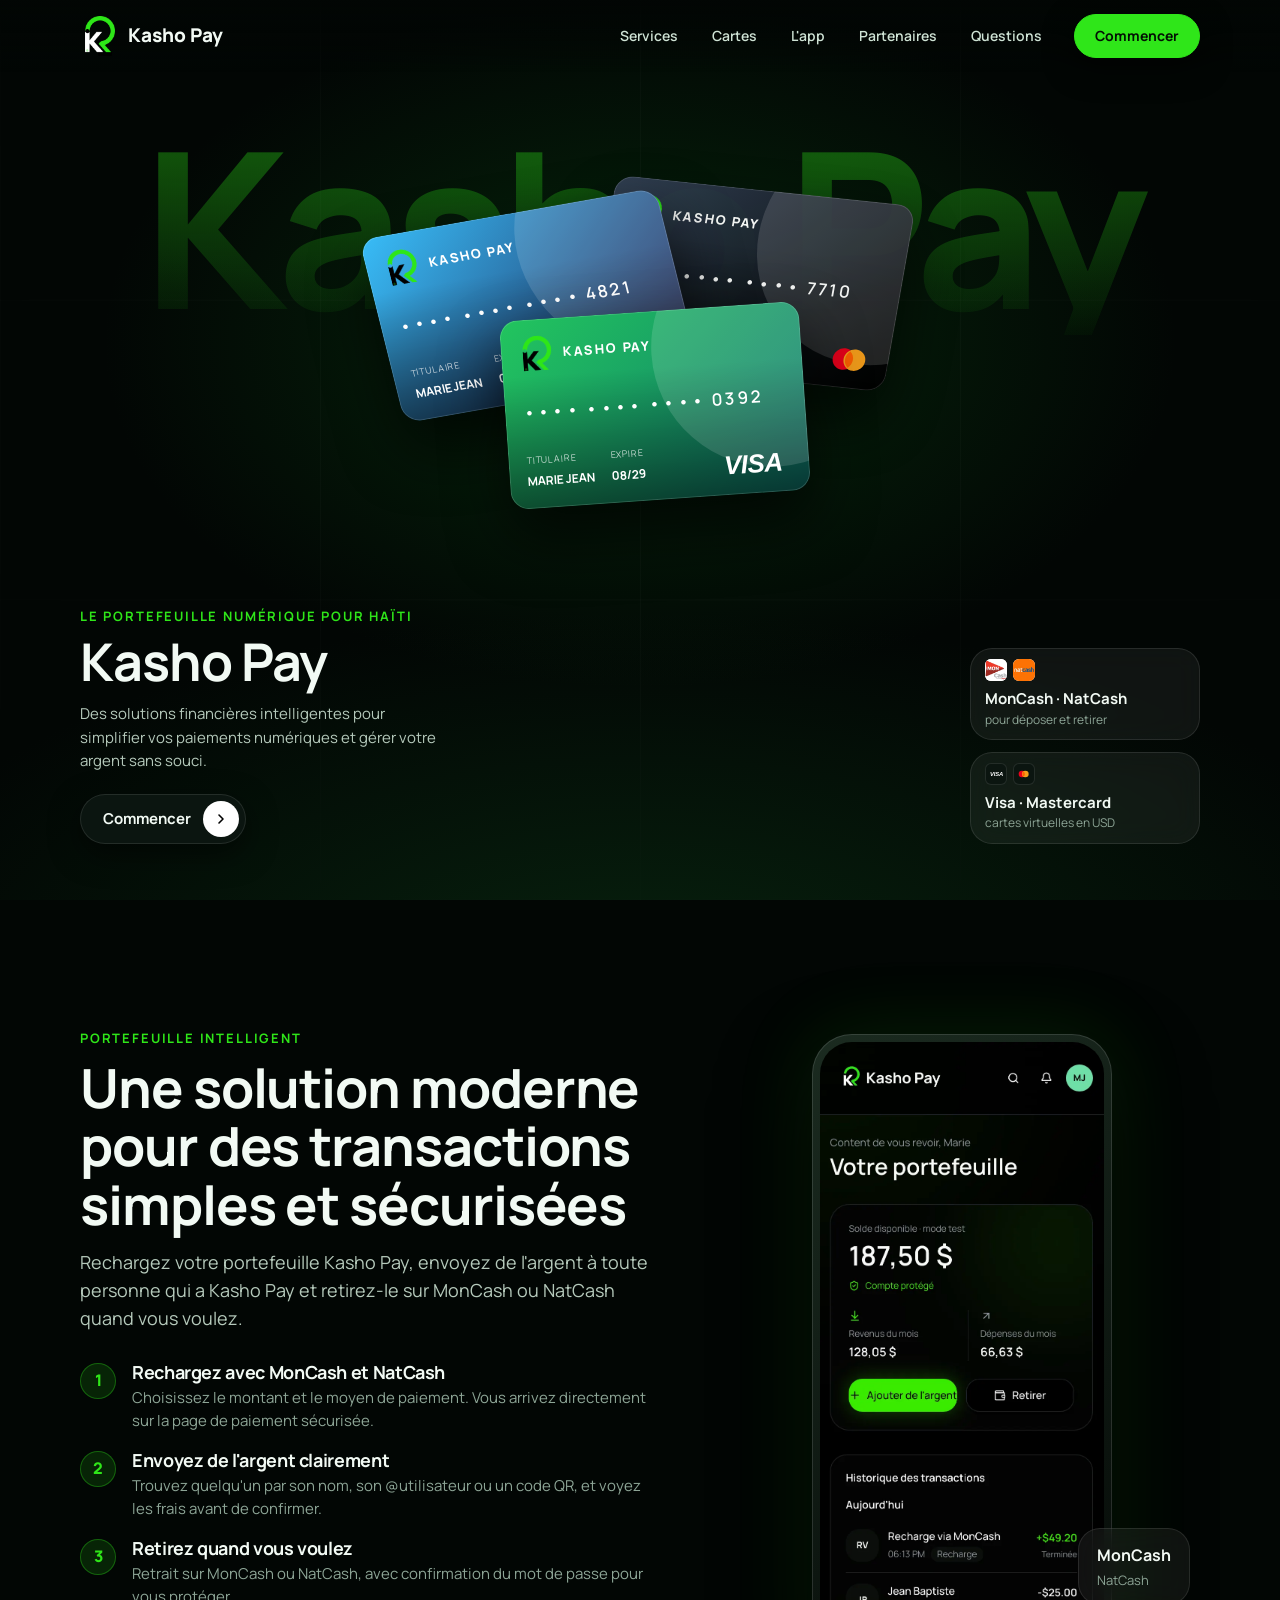
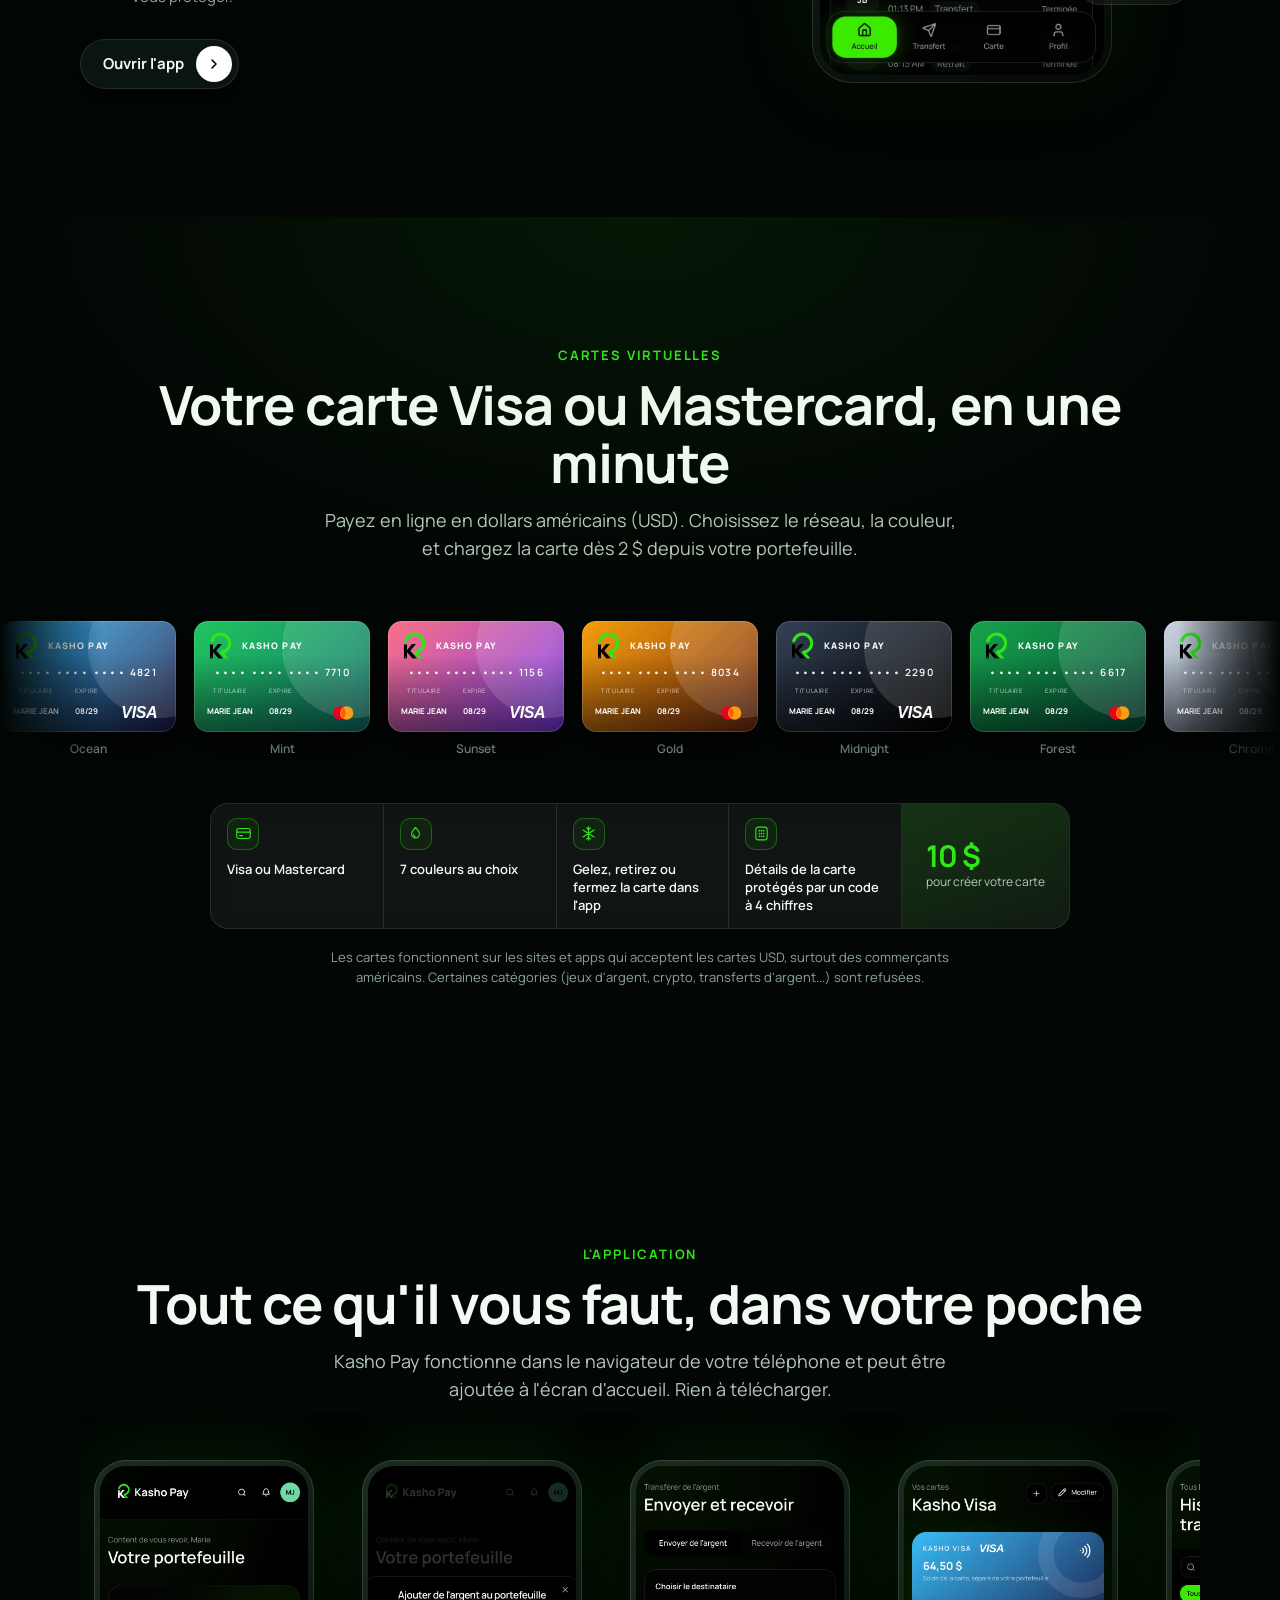
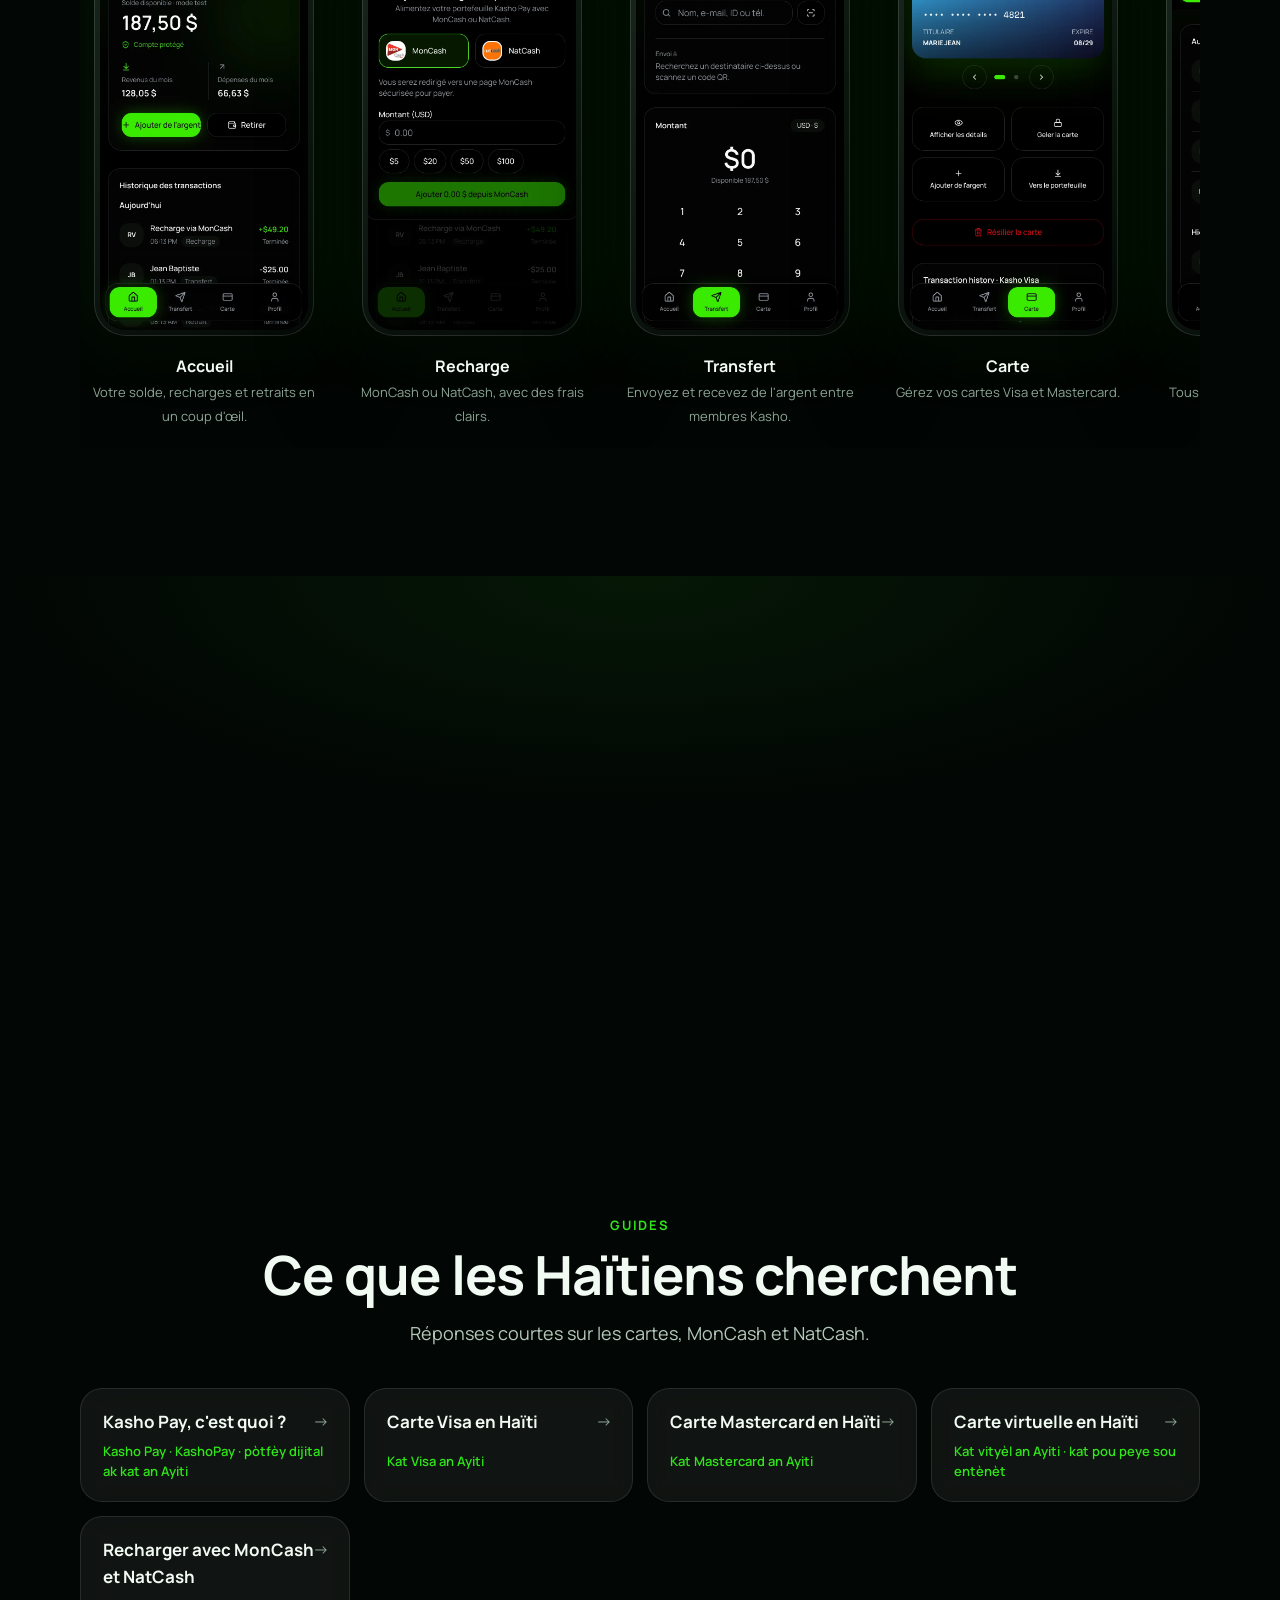
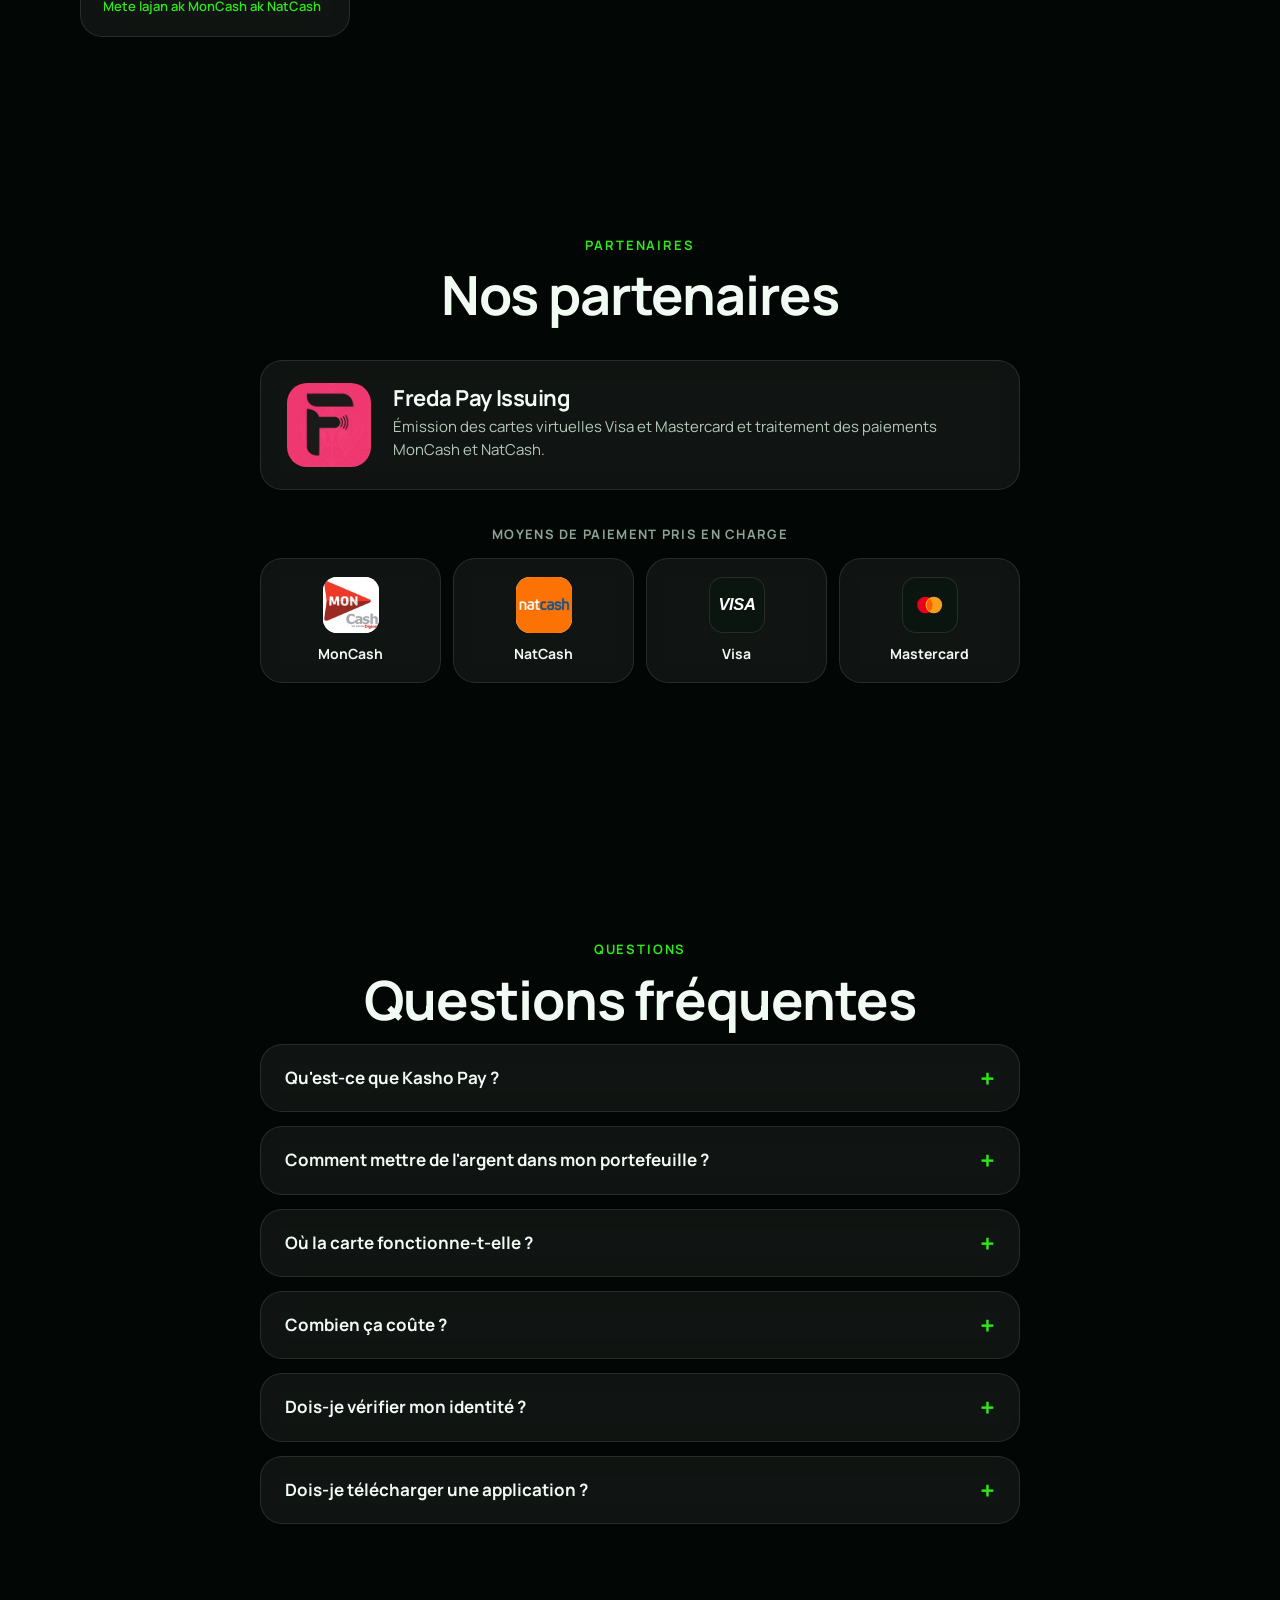
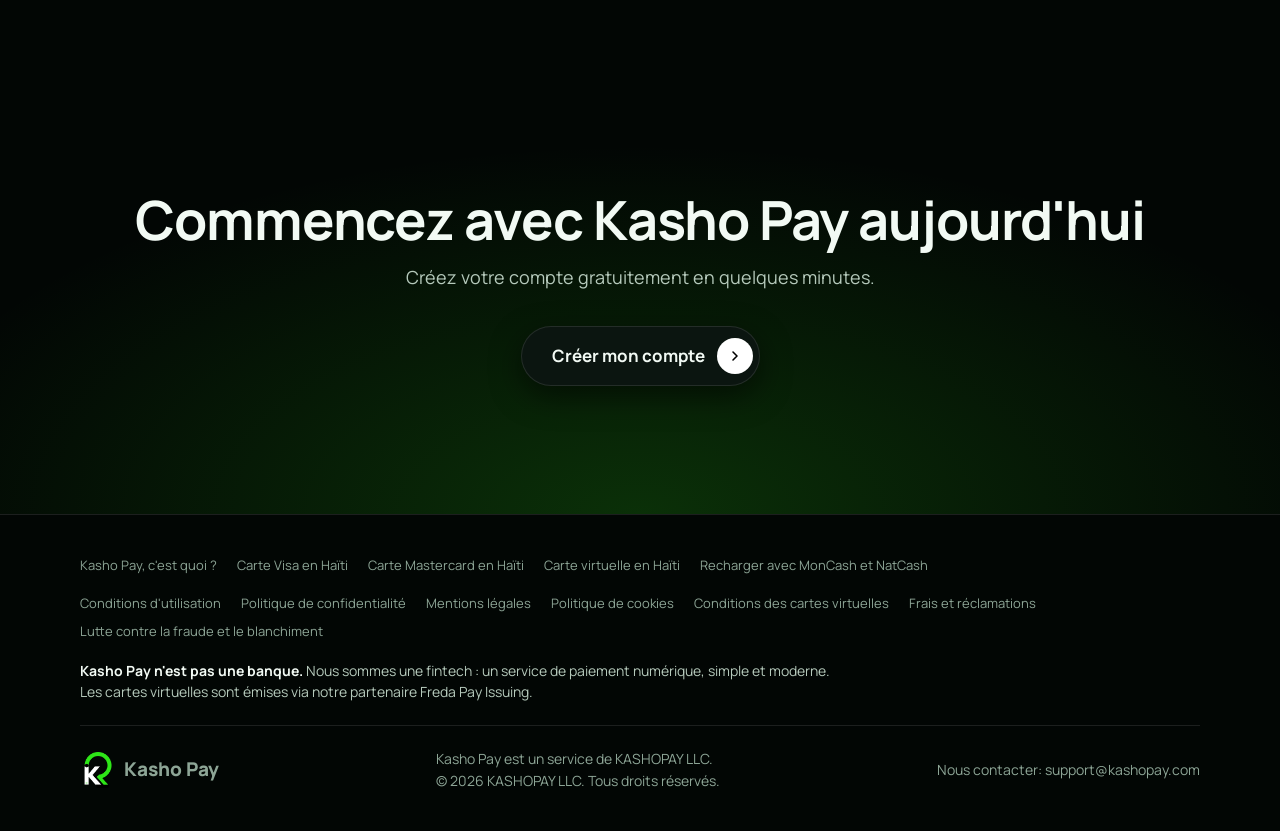
<file: index.html>
<!doctype html>
<html lang="fr">
<head>
<meta charset="utf-8">
<meta name="viewport" content="width=device-width, initial-scale=1">
<title>Kasho Pay | Portefeuille et cartes Visa Mastercard pour Haïti</title>
<meta name="description" content="Rechargez avec MonCash et NatCash, envoyez de l'argent et créez une carte virtuelle Visa ou Mastercard en dollars. Simple, rapide, sécurisé.">
<meta name="keywords" content="Kasho Pay, KashoPay, Kasho-Pay, kat an Ayiti, kat Visa Haïti, kat Mastercard Haïti, carte Visa Haïti, carte Mastercard Haïti, carte virtuelle Haïti, portefeuille numérique Haïti, MonCash, NatCash, recharger MonCash, envoyer de l'argent Haïti, paiement en ligne Haïti, carte en dollars Haïti, fintech Haïti">
<meta name="robots" content="index, follow, max-image-preview:large">
<meta name="theme-color" content="#020604">
<meta name="geo.region" content="HT"><meta name="geo.placename" content="Haïti">
<meta name="application-name" content="Kasho Pay"><meta name="author" content="KASHOPAY LLC">
<link rel="canonical" href="https://kashopay.com/">
<link rel="alternate" hreflang="fr" href="https://kashopay.com/">
<link rel="alternate" hreflang="fr-HT" href="https://kashopay.com/">
<link rel="alternate" hreflang="x-default" href="https://kashopay.com/">
<link rel="icon" href="/favicon.ico" sizes="48x48">
<link rel="icon" href="/img/favicon-96.png" sizes="96x96" type="image/png">
<link rel="icon" href="/img/favicon-192.png" sizes="192x192" type="image/png">
<link rel="apple-touch-icon" href="/img/apple-touch-icon.png">
<link rel="manifest" href="/site.webmanifest">
<meta property="og:type" content="website"><meta property="og:site_name" content="Kasho Pay">
<meta property="og:title" content="Kasho Pay | Portefeuille et cartes Visa Mastercard pour Haïti"><meta property="og:description" content="Rechargez avec MonCash et NatCash, envoyez de l'argent et créez une carte virtuelle Visa ou Mastercard en dollars. Simple, rapide, sécurisé.">
<meta property="og:url" content="https://kashopay.com/"><meta property="og:locale" content="fr_HT">
<meta property="og:image" content="https://kashopay.com/img/og.jpg"><meta property="og:image:width" content="1200"><meta property="og:image:height" content="630">
<meta property="og:image:type" content="image/jpeg"><meta property="og:image:alt" content="Portefeuille numérique et cartes Visa et Mastercard pour Haïti">
<meta name="twitter:card" content="summary_large_image"><meta name="twitter:title" content="Kasho Pay | Portefeuille et cartes Visa Mastercard pour Haïti">
<meta name="twitter:description" content="Rechargez avec MonCash et NatCash, envoyez de l'argent et créez une carte virtuelle Visa ou Mastercard en dollars. Simple, rapide, sécurisé."><meta name="twitter:image" content="https://kashopay.com/img/og.jpg">
<link rel="preconnect" href="https://fonts.googleapis.com"><link rel="preconnect" href="https://fonts.gstatic.com" crossorigin>
<link rel="stylesheet" href="https://fonts.googleapis.com/css2?family=Manrope:wght@400;500;600;700;800&display=swap">
<link rel="stylesheet" href="/style.css">
<script type="application/ld+json">{"@context":"https://schema.org","@graph":[{"@type":"Organization","@id":"https://kashopay.com/#org","name":"Kasho Pay","legalName":"KASHOPAY LLC","url":"https://kashopay.com/","alternateName":["KashoPay","KASHOPAY","Kasho-Pay"],"logo":{"@type":"ImageObject","@id":"https://kashopay.com/#logo","url":"https://kashopay.com/img/logo-512.png","contentUrl":"https://kashopay.com/img/logo-512.png","width":512,"height":512,"caption":"Logo Kasho Pay"},"image":{"@id":"https://kashopay.com/#logo"},"areaServed":{"@type":"Country","name":"Haiti"},"contactPoint":{"@type":"ContactPoint","contactType":"customer support","email":"support@kashopay.com","availableLanguage":["fr","ht"]}},{"@type":"WebSite","@id":"https://kashopay.com/#site","url":"https://kashopay.com/","name":"Kasho Pay","alternateName":["KashoPay","KASHOPAY","Kasho-Pay","Kasho Pay Haïti"],"inLanguage":"fr","publisher":{"@id":"https://kashopay.com/#org"}},{"@type":"WebApplication","@id":"https://kashopay.com/#app","name":"Kasho Pay","url":"https://app.kashopay.com","applicationCategory":"FinanceApplication","operatingSystem":"Any (web browser)","inLanguage":"fr","description":"Rechargez avec MonCash et NatCash, envoyez de l'argent et créez une carte virtuelle Visa ou Mastercard en dollars. Simple, rapide, sécurisé.","publisher":{"@id":"https://kashopay.com/#org"},"image":"https://kashopay.com/img/og.jpg"},{"@type":"FAQPage","inLanguage":"fr","mainEntity":[{"@type":"Question","name":"Qu'est-ce que Kasho Pay ?","acceptedAnswer":{"@type":"Answer","text":"Kasho Pay est un portefeuille numérique avec cartes virtuelles Visa et Mastercard, conçu pour Haïti. Vous le rechargez avec MonCash ou NatCash, envoyez de l'argent à d'autres membres et payez en ligne avec la carte."}},{"@type":"Question","name":"Comment mettre de l'argent dans mon portefeuille ?","acceptedAnswer":{"@type":"Answer","text":"Dans l'app, choisissez Ajouter de l'argent, saisissez le montant (de 5 $ à 100 $) et choisissez MonCash ou NatCash. Vous arrivez sur la page de paiement sécurisée et votre portefeuille est crédité automatiquement une fois le paiement confirmé."}},{"@type":"Question","name":"Où la carte fonctionne-t-elle ?","acceptedAnswer":{"@type":"Answer","text":"Les cartes sont des cartes virtuelles en dollars américains (USD). Elles sont acceptées chez les commerçants qui acceptent les cartes USD, surtout américains. Certaines catégories et certains pays sont refusés."}},{"@type":"Question","name":"Combien ça coûte ?","acceptedAnswer":{"@type":"Answer","text":"La création de la carte coûte 10 $. Les autres frais dépendent de l'opération et du montant, et l'app les affiche toujours avant que vous confirmiez."}},{"@type":"Question","name":"Dois-je vérifier mon identité ?","acceptedAnswer":{"@type":"Answer","text":"Oui. Pour créer une carte, vous devez vérifier votre identité (pièce d'identité et selfie) et avoir au moins 18 ans."}},{"@type":"Question","name":"Dois-je télécharger une application ?","acceptedAnswer":{"@type":"Answer","text":"Non. Kasho Pay s'ouvre dans le navigateur de votre téléphone et vous pouvez l'ajouter à l'écran d'accueil."}}]}]}</script>
<script>document.documentElement.classList.add("js")</script>
</head>
<body>
<a class="skip" href="#main">Aller au contenu</a>
<header class="top">
  <a class="logo" href="/" aria-label="Kasho Pay"><img src="/img/kasho-mark.webp" alt="" width="40" height="40"><span>Kasho Pay</span></a>
  <nav id="nav" aria-label="Menu">
    <a href="#sevis">Services</a><a href="#kat">Cartes</a><a href="#app">L'app</a><a href="#partenaires">Partenaires</a><a href="#faq">Questions</a>
  </nav>
  <a class="pill small" href="https://app.kashopay.com/signup">Commencer</a>
  <button class="burger" aria-label="Menu" aria-expanded="false" aria-controls="nav"><span></span><span></span></button>
</header>

<main id="main">
<section class="hero">
  <div class="grid-lines" aria-hidden="true"></div>
  <p class="giant" aria-hidden="true">Kasho Pay</p>
  <div class="hero-cards" aria-hidden="true">
    <div class="kcard c1" style="--g:linear-gradient(135deg,#38bdf8 0%,#1e1b4b 100%)" aria-hidden="true">
  <div class="kc-top"><span class="kc-logo"><img src="/img/kasho-logo.webp" alt="" width="30" height="30"></span><span class="kc-label">Kasho Pay</span></div>
  <div class="kc-num">•••• •••• •••• 4821</div>
  <div class="kc-bot"><div><small>TITULAIRE</small><b>MARIE JEAN</b></div><div><small>EXPIRE</small><b>08/29</b></div><svg class="brand" viewBox="0 0 64 22" role="img" aria-label="Visa"><text x="32" y="18" text-anchor="middle" font-size="22" font-weight="900" font-style="italic" letter-spacing="-0.5" font-family="Arial Black, Arial, Helvetica, sans-serif" fill="#fff">VISA</text></svg></div>
</div><div class="kcard c2" style="--g:linear-gradient(135deg,#334155 0%,#000000 100%)" aria-hidden="true">
  <div class="kc-top"><span class="kc-logo"><img src="/img/kasho-logo.webp" alt="" width="30" height="30"></span><span class="kc-label">Kasho Pay</span></div>
  <div class="kc-num">•••• •••• •••• 7710</div>
  <div class="kc-bot"><div><small>TITULAIRE</small><b>MARIE JEAN</b></div><div><small>EXPIRE</small><b>08/29</b></div><svg class="brand" viewBox="0 0 40 24" role="img" aria-label="Mastercard"><circle cx="15" cy="12" r="10" fill="#EB001B"/><circle cx="25" cy="12" r="10" fill="#F79E1B"/><path d="M20 4.3a10 10 0 0 1 0 15.4 10 10 0 0 1 0-15.4z" fill="#FF5F00"/></svg></div>
</div><div class="kcard c3" style="--g:linear-gradient(135deg,#22c55e 0%,#0f766e 100%)" aria-hidden="true">
  <div class="kc-top"><span class="kc-logo"><img src="/img/kasho-logo.webp" alt="" width="30" height="30"></span><span class="kc-label">Kasho Pay</span></div>
  <div class="kc-num">•••• •••• •••• 0392</div>
  <div class="kc-bot"><div><small>TITULAIRE</small><b>MARIE JEAN</b></div><div><small>EXPIRE</small><b>08/29</b></div><svg class="brand" viewBox="0 0 64 22" role="img" aria-label="Visa"><text x="32" y="18" text-anchor="middle" font-size="22" font-weight="900" font-style="italic" letter-spacing="-0.5" font-family="Arial Black, Arial, Helvetica, sans-serif" fill="#fff">VISA</text></svg></div>
</div>
  </div>
  <div class="hero-copy">
    <p class="eyebrow">Le portefeuille numérique pour Haïti</p>
    <h1>Kasho Pay</h1>
    <p class="lead">Des solutions financières intelligentes pour simplifier vos paiements numériques et gérer votre argent sans souci.</p>
    <a class="pill" href="https://app.kashopay.com/signup">Commencer<span class="dot"><svg viewBox="0 0 24 24" width="16" height="16" aria-hidden="true"><path d="M9 6l6 6-6 6" fill="none" stroke="currentColor" stroke-width="2.4" stroke-linecap="round" stroke-linejoin="round"/></svg></span></a>
  </div>
  <ul class="facts">
    <li class="glass fact"><span class="logos"><img src="/img/moncash.webp" width="30" height="30" alt="MonCash"><img src="/img/natcash.webp" width="30" height="30" alt="NatCash"></span><b>MonCash · NatCash</b><span>pour déposer et retirer</span></li>
    <li class="glass fact"><span class="logos"><span class="mark"><svg class="brand" viewBox="0 0 64 22" role="img" aria-label="Visa"><text x="32" y="18" text-anchor="middle" font-size="22" font-weight="900" font-style="italic" letter-spacing="-0.5" font-family="Arial Black, Arial, Helvetica, sans-serif" fill="#fff">VISA</text></svg></span><span class="mark"><svg class="brand" viewBox="0 0 40 24" role="img" aria-label="Mastercard"><circle cx="15" cy="12" r="10" fill="#EB001B"/><circle cx="25" cy="12" r="10" fill="#F79E1B"/><path d="M20 4.3a10 10 0 0 1 0 15.4 10 10 0 0 1 0-15.4z" fill="#FF5F00"/></svg></span></span><b>Visa · Mastercard</b><span>cartes virtuelles en USD</span></li>
  </ul>
</section>

<section class="sec wallet" id="sevis">
  <div class="wrap two">
    <div class="reveal">
      <p class="kicker">Portefeuille intelligent</p>
      <h2>Une solution moderne pour des transactions simples et sécurisées</h2>
      <p class="sub">Rechargez votre portefeuille Kasho Pay, envoyez de l'argent à toute personne qui a Kasho Pay et retirez-le sur MonCash ou NatCash quand vous voulez.</p>
      <ul class="steps"><li><span class="num">1</span><div><h3>Rechargez avec MonCash et NatCash</h3><p>Choisissez le montant et le moyen de paiement. Vous arrivez directement sur la page de paiement sécurisée.</p></div></li><li><span class="num">2</span><div><h3>Envoyez de l'argent clairement</h3><p>Trouvez quelqu'un par son nom, son @utilisateur ou un code QR, et voyez les frais avant de confirmer.</p></div></li><li><span class="num">3</span><div><h3>Retirez quand vous voulez</h3><p>Retrait sur MonCash ou NatCash, avec confirmation du mot de passe pour vous protéger.</p></div></li></ul>
      <a class="pill" href="https://app.kashopay.com">Ouvrir l'app<span class="dot"><svg viewBox="0 0 24 24" width="16" height="16" aria-hidden="true"><path d="M9 6l6 6-6 6" fill="none" stroke="currentColor" stroke-width="2.4" stroke-linecap="round" stroke-linejoin="round"/></svg></span></a>
    </div>
    <div class="phone-wrap reveal">
      <div class="phone"><img src="/img/app-home.webp" width="390" height="844" alt="Écran de l'application Kasho Pay : Accueil" loading="lazy"></div>
      <div class="glass float-badge"><b>MonCash</b><span>NatCash</span></div>
    </div>
  </div>
</section>

<section class="sec cards" id="kat">
  <div class="wrap">
    <div class="center reveal">
      <p class="kicker">Cartes virtuelles</p>
      <h2>Votre carte Visa ou Mastercard, en une minute</h2>
      <p class="sub">Payez en ligne en dollars américains (USD). Choisissez le réseau, la couleur, et chargez la carte dès 2 $ depuis votre portefeuille.</p>
    </div>
    <div class="marquee" role="group" aria-label="Votre carte Visa ou Mastercard, en une minute">
      <div class="track">
        <figure><div class="kcard " style="--g:linear-gradient(135deg,#38bdf8 0%,#1e1b4b 100%)" aria-hidden="true">
  <div class="kc-top"><span class="kc-logo"><img src="/img/kasho-logo.webp" alt="" width="30" height="30"></span><span class="kc-label">Kasho Pay</span></div>
  <div class="kc-num">•••• •••• •••• 4821</div>
  <div class="kc-bot"><div><small>TITULAIRE</small><b>MARIE JEAN</b></div><div><small>EXPIRE</small><b>08/29</b></div><svg class="brand" viewBox="0 0 64 22" role="img" aria-label="Visa"><text x="32" y="18" text-anchor="middle" font-size="22" font-weight="900" font-style="italic" letter-spacing="-0.5" font-family="Arial Black, Arial, Helvetica, sans-serif" fill="#fff">VISA</text></svg></div>
</div><figcaption>Ocean</figcaption></figure><figure><div class="kcard " style="--g:linear-gradient(135deg,#22c55e 0%,#0f766e 100%)" aria-hidden="true">
  <div class="kc-top"><span class="kc-logo"><img src="/img/kasho-logo.webp" alt="" width="30" height="30"></span><span class="kc-label">Kasho Pay</span></div>
  <div class="kc-num">•••• •••• •••• 7710</div>
  <div class="kc-bot"><div><small>TITULAIRE</small><b>MARIE JEAN</b></div><div><small>EXPIRE</small><b>08/29</b></div><svg class="brand" viewBox="0 0 40 24" role="img" aria-label="Mastercard"><circle cx="15" cy="12" r="10" fill="#EB001B"/><circle cx="25" cy="12" r="10" fill="#F79E1B"/><path d="M20 4.3a10 10 0 0 1 0 15.4 10 10 0 0 1 0-15.4z" fill="#FF5F00"/></svg></div>
</div><figcaption>Mint</figcaption></figure><figure><div class="kcard " style="--g:linear-gradient(135deg,#fb7185 0%,#7c3aed 100%)" aria-hidden="true">
  <div class="kc-top"><span class="kc-logo"><img src="/img/kasho-logo.webp" alt="" width="30" height="30"></span><span class="kc-label">Kasho Pay</span></div>
  <div class="kc-num">•••• •••• •••• 1156</div>
  <div class="kc-bot"><div><small>TITULAIRE</small><b>MARIE JEAN</b></div><div><small>EXPIRE</small><b>08/29</b></div><svg class="brand" viewBox="0 0 64 22" role="img" aria-label="Visa"><text x="32" y="18" text-anchor="middle" font-size="22" font-weight="900" font-style="italic" letter-spacing="-0.5" font-family="Arial Black, Arial, Helvetica, sans-serif" fill="#fff">VISA</text></svg></div>
</div><figcaption>Sunset</figcaption></figure><figure><div class="kcard " style="--g:linear-gradient(135deg,#f59e0b 0%,#7c2d12 100%)" aria-hidden="true">
  <div class="kc-top"><span class="kc-logo"><img src="/img/kasho-logo.webp" alt="" width="30" height="30"></span><span class="kc-label">Kasho Pay</span></div>
  <div class="kc-num">•••• •••• •••• 8034</div>
  <div class="kc-bot"><div><small>TITULAIRE</small><b>MARIE JEAN</b></div><div><small>EXPIRE</small><b>08/29</b></div><svg class="brand" viewBox="0 0 40 24" role="img" aria-label="Mastercard"><circle cx="15" cy="12" r="10" fill="#EB001B"/><circle cx="25" cy="12" r="10" fill="#F79E1B"/><path d="M20 4.3a10 10 0 0 1 0 15.4 10 10 0 0 1 0-15.4z" fill="#FF5F00"/></svg></div>
</div><figcaption>Gold</figcaption></figure><figure><div class="kcard " style="--g:linear-gradient(135deg,#334155 0%,#000000 100%)" aria-hidden="true">
  <div class="kc-top"><span class="kc-logo"><img src="/img/kasho-logo.webp" alt="" width="30" height="30"></span><span class="kc-label">Kasho Pay</span></div>
  <div class="kc-num">•••• •••• •••• 2290</div>
  <div class="kc-bot"><div><small>TITULAIRE</small><b>MARIE JEAN</b></div><div><small>EXPIRE</small><b>08/29</b></div><svg class="brand" viewBox="0 0 64 22" role="img" aria-label="Visa"><text x="32" y="18" text-anchor="middle" font-size="22" font-weight="900" font-style="italic" letter-spacing="-0.5" font-family="Arial Black, Arial, Helvetica, sans-serif" fill="#fff">VISA</text></svg></div>
</div><figcaption>Midnight</figcaption></figure><figure><div class="kcard " style="--g:linear-gradient(135deg,#16a34a 0%,#064e3b 100%)" aria-hidden="true">
  <div class="kc-top"><span class="kc-logo"><img src="/img/kasho-logo.webp" alt="" width="30" height="30"></span><span class="kc-label">Kasho Pay</span></div>
  <div class="kc-num">•••• •••• •••• 6617</div>
  <div class="kc-bot"><div><small>TITULAIRE</small><b>MARIE JEAN</b></div><div><small>EXPIRE</small><b>08/29</b></div><svg class="brand" viewBox="0 0 40 24" role="img" aria-label="Mastercard"><circle cx="15" cy="12" r="10" fill="#EB001B"/><circle cx="25" cy="12" r="10" fill="#F79E1B"/><path d="M20 4.3a10 10 0 0 1 0 15.4 10 10 0 0 1 0-15.4z" fill="#FF5F00"/></svg></div>
</div><figcaption>Forest</figcaption></figure><figure><div class="kcard " style="--g:linear-gradient(135deg,#cbd5e1 0%,#475569 100%)" aria-hidden="true">
  <div class="kc-top"><span class="kc-logo"><img src="/img/kasho-logo.webp" alt="" width="30" height="30"></span><span class="kc-label">Kasho Pay</span></div>
  <div class="kc-num">•••• •••• •••• 5503</div>
  <div class="kc-bot"><div><small>TITULAIRE</small><b>MARIE JEAN</b></div><div><small>EXPIRE</small><b>08/29</b></div><svg class="brand" viewBox="0 0 64 22" role="img" aria-label="Visa"><text x="32" y="18" text-anchor="middle" font-size="22" font-weight="900" font-style="italic" letter-spacing="-0.5" font-family="Arial Black, Arial, Helvetica, sans-serif" fill="#fff">VISA</text></svg></div>
</div><figcaption>Chrome</figcaption></figure><figure aria-hidden="true"><div class="kcard " style="--g:linear-gradient(135deg,#38bdf8 0%,#1e1b4b 100%)" aria-hidden="true">
  <div class="kc-top"><span class="kc-logo"><img src="/img/kasho-logo.webp" alt="" width="30" height="30"></span><span class="kc-label">Kasho Pay</span></div>
  <div class="kc-num">•••• •••• •••• 4821</div>
  <div class="kc-bot"><div><small>TITULAIRE</small><b>MARIE JEAN</b></div><div><small>EXPIRE</small><b>08/29</b></div><svg class="brand" viewBox="0 0 64 22" role="img" aria-label="Visa"><text x="32" y="18" text-anchor="middle" font-size="22" font-weight="900" font-style="italic" letter-spacing="-0.5" font-family="Arial Black, Arial, Helvetica, sans-serif" fill="#fff">VISA</text></svg></div>
</div><figcaption>Ocean</figcaption></figure><figure aria-hidden="true"><div class="kcard " style="--g:linear-gradient(135deg,#22c55e 0%,#0f766e 100%)" aria-hidden="true">
  <div class="kc-top"><span class="kc-logo"><img src="/img/kasho-logo.webp" alt="" width="30" height="30"></span><span class="kc-label">Kasho Pay</span></div>
  <div class="kc-num">•••• •••• •••• 7710</div>
  <div class="kc-bot"><div><small>TITULAIRE</small><b>MARIE JEAN</b></div><div><small>EXPIRE</small><b>08/29</b></div><svg class="brand" viewBox="0 0 40 24" role="img" aria-label="Mastercard"><circle cx="15" cy="12" r="10" fill="#EB001B"/><circle cx="25" cy="12" r="10" fill="#F79E1B"/><path d="M20 4.3a10 10 0 0 1 0 15.4 10 10 0 0 1 0-15.4z" fill="#FF5F00"/></svg></div>
</div><figcaption>Mint</figcaption></figure><figure aria-hidden="true"><div class="kcard " style="--g:linear-gradient(135deg,#fb7185 0%,#7c3aed 100%)" aria-hidden="true">
  <div class="kc-top"><span class="kc-logo"><img src="/img/kasho-logo.webp" alt="" width="30" height="30"></span><span class="kc-label">Kasho Pay</span></div>
  <div class="kc-num">•••• •••• •••• 1156</div>
  <div class="kc-bot"><div><small>TITULAIRE</small><b>MARIE JEAN</b></div><div><small>EXPIRE</small><b>08/29</b></div><svg class="brand" viewBox="0 0 64 22" role="img" aria-label="Visa"><text x="32" y="18" text-anchor="middle" font-size="22" font-weight="900" font-style="italic" letter-spacing="-0.5" font-family="Arial Black, Arial, Helvetica, sans-serif" fill="#fff">VISA</text></svg></div>
</div><figcaption>Sunset</figcaption></figure><figure aria-hidden="true"><div class="kcard " style="--g:linear-gradient(135deg,#f59e0b 0%,#7c2d12 100%)" aria-hidden="true">
  <div class="kc-top"><span class="kc-logo"><img src="/img/kasho-logo.webp" alt="" width="30" height="30"></span><span class="kc-label">Kasho Pay</span></div>
  <div class="kc-num">•••• •••• •••• 8034</div>
  <div class="kc-bot"><div><small>TITULAIRE</small><b>MARIE JEAN</b></div><div><small>EXPIRE</small><b>08/29</b></div><svg class="brand" viewBox="0 0 40 24" role="img" aria-label="Mastercard"><circle cx="15" cy="12" r="10" fill="#EB001B"/><circle cx="25" cy="12" r="10" fill="#F79E1B"/><path d="M20 4.3a10 10 0 0 1 0 15.4 10 10 0 0 1 0-15.4z" fill="#FF5F00"/></svg></div>
</div><figcaption>Gold</figcaption></figure><figure aria-hidden="true"><div class="kcard " style="--g:linear-gradient(135deg,#334155 0%,#000000 100%)" aria-hidden="true">
  <div class="kc-top"><span class="kc-logo"><img src="/img/kasho-logo.webp" alt="" width="30" height="30"></span><span class="kc-label">Kasho Pay</span></div>
  <div class="kc-num">•••• •••• •••• 2290</div>
  <div class="kc-bot"><div><small>TITULAIRE</small><b>MARIE JEAN</b></div><div><small>EXPIRE</small><b>08/29</b></div><svg class="brand" viewBox="0 0 64 22" role="img" aria-label="Visa"><text x="32" y="18" text-anchor="middle" font-size="22" font-weight="900" font-style="italic" letter-spacing="-0.5" font-family="Arial Black, Arial, Helvetica, sans-serif" fill="#fff">VISA</text></svg></div>
</div><figcaption>Midnight</figcaption></figure><figure aria-hidden="true"><div class="kcard " style="--g:linear-gradient(135deg,#16a34a 0%,#064e3b 100%)" aria-hidden="true">
  <div class="kc-top"><span class="kc-logo"><img src="/img/kasho-logo.webp" alt="" width="30" height="30"></span><span class="kc-label">Kasho Pay</span></div>
  <div class="kc-num">•••• •••• •••• 6617</div>
  <div class="kc-bot"><div><small>TITULAIRE</small><b>MARIE JEAN</b></div><div><small>EXPIRE</small><b>08/29</b></div><svg class="brand" viewBox="0 0 40 24" role="img" aria-label="Mastercard"><circle cx="15" cy="12" r="10" fill="#EB001B"/><circle cx="25" cy="12" r="10" fill="#F79E1B"/><path d="M20 4.3a10 10 0 0 1 0 15.4 10 10 0 0 1 0-15.4z" fill="#FF5F00"/></svg></div>
</div><figcaption>Forest</figcaption></figure><figure aria-hidden="true"><div class="kcard " style="--g:linear-gradient(135deg,#cbd5e1 0%,#475569 100%)" aria-hidden="true">
  <div class="kc-top"><span class="kc-logo"><img src="/img/kasho-logo.webp" alt="" width="30" height="30"></span><span class="kc-label">Kasho Pay</span></div>
  <div class="kc-num">•••• •••• •••• 5503</div>
  <div class="kc-bot"><div><small>TITULAIRE</small><b>MARIE JEAN</b></div><div><small>EXPIRE</small><b>08/29</b></div><svg class="brand" viewBox="0 0 64 22" role="img" aria-label="Visa"><text x="32" y="18" text-anchor="middle" font-size="22" font-weight="900" font-style="italic" letter-spacing="-0.5" font-family="Arial Black, Arial, Helvetica, sans-serif" fill="#fff">VISA</text></svg></div>
</div><figcaption>Chrome</figcaption></figure>
      </div>
    </div>
    <div class="perks glass reveal">
      <ul><li><span class="pi"><svg viewBox="0 0 24 24" width="22" height="22" aria-hidden="true" fill="none" stroke="currentColor" stroke-width="1.6" stroke-linecap="round" stroke-linejoin="round"><rect x="2.5" y="5" width="19" height="14" rx="3"/><path d="M2.5 10h19M6.5 15h4"/></svg></span><span>Visa ou Mastercard</span></li><li><span class="pi"><svg viewBox="0 0 24 24" width="22" height="22" aria-hidden="true" fill="none" stroke="currentColor" stroke-width="1.6" stroke-linecap="round" stroke-linejoin="round"><path d="M12 3.5c3.2 3.6 5.5 6.3 5.5 9.2a5.5 5.5 0 0 1-11 0c0-2.9 2.3-5.6 5.5-9.2z"/><path d="M9.2 13.6a3 3 0 0 0 2.2 2.4"/></svg></span><span>7 couleurs au choix</span></li><li><span class="pi"><svg viewBox="0 0 24 24" width="22" height="22" aria-hidden="true" fill="none" stroke="currentColor" stroke-width="1.6" stroke-linecap="round" stroke-linejoin="round"><path d="M12 2.5v19M4.2 7l15.6 10M19.8 7 4.2 17"/><path d="M9.5 4.2 12 6.5l2.5-2.3M9.5 19.8 12 17.5l2.5 2.3"/></svg></span><span>Gelez, retirez ou fermez la carte dans l'app</span></li><li><span class="pi"><svg viewBox="0 0 24 24" width="22" height="22" aria-hidden="true" fill="none" stroke="currentColor" stroke-width="1.6" stroke-linecap="round" stroke-linejoin="round"><rect x="4" y="3" width="16" height="18" rx="3.5"/><path d="M9 8h.01M12 8h.01M15 8h.01M9 12h.01M12 12h.01M15 12h.01M9 16h.01M12 16h.01M15 16h.01" stroke-width="2.4"/></svg></span><span>Détails de la carte protégés par un code à 4 chiffres</span></li></ul>
      <p class="cost"><b>10 $</b><span>pour créer votre carte</span></p>
    </div>
    <p class="fine center">Les cartes fonctionnent sur les sites et apps qui acceptent les cartes USD, surtout des commerçants américains. Certaines catégories (jeux d'argent, crypto, transferts d'argent...) sont refusées.</p>
  </div>
</section>

<section class="sec shots" id="app">
  <div class="wrap">
    <div class="center reveal"><p class="kicker">L'application</p><h2>Tout ce qu'il vous faut, dans votre poche</h2><p class="sub">Kasho Pay fonctionne dans le navigateur de votre téléphone et peut être ajoutée à l'écran d'accueil. Rien à télécharger.</p></div>
    <div class="shot-row">
      <figure class="shot reveal"><div class="phone sm"><img src="/img/app-home.webp" width="390" height="844" alt="Écran de l'application Kasho Pay : Accueil" loading="lazy"></div><figcaption><b>Accueil</b><span>Votre solde, recharges et retraits en un coup d'œil.</span></figcaption></figure><figure class="shot reveal"><div class="phone sm"><img src="/img/app-deposit.webp" width="390" height="844" alt="Écran de l'application Kasho Pay : Recharge" loading="lazy"></div><figcaption><b>Recharge</b><span>MonCash ou NatCash, avec des frais clairs.</span></figcaption></figure><figure class="shot reveal"><div class="phone sm"><img src="/img/app-transfer.webp" width="390" height="844" alt="Écran de l'application Kasho Pay : Transfert" loading="lazy"></div><figcaption><b>Transfert</b><span>Envoyez et recevez de l'argent entre membres Kasho.</span></figcaption></figure><figure class="shot reveal"><div class="phone sm"><img src="/img/app-card.webp" width="390" height="844" alt="Écran de l'application Kasho Pay : Carte" loading="lazy"></div><figcaption><b>Carte</b><span>Gérez vos cartes Visa et Mastercard.</span></figcaption></figure><figure class="shot reveal"><div class="phone sm"><img src="/img/app-transactions.webp" width="390" height="844" alt="Écran de l'application Kasho Pay : Historique" loading="lazy"></div><figcaption><b>Historique</b><span>Tous vos mouvements, classés par date.</span></figcaption></figure>
    </div>
  </div>
</section>


<section class="sec security" id="sekirite">
  <div class="wrap">
    <div class="center reveal"><p class="kicker">Sécurité</p><h2>La sécurité avant tout</h2></div>
    <ul class="sec-grid"><li class="glass reveal"><span class="ic"><svg viewBox="0 0 24 24" width="22" height="22" aria-hidden="true" fill="none" stroke="currentColor" stroke-width="1.6" stroke-linecap="round" stroke-linejoin="round"><rect x="2.5" y="5" width="19" height="14" rx="3"/><circle cx="9" cy="11" r="2.2"/><path d="M5.8 16c.6-1.6 1.8-2.4 3.2-2.4s2.6.8 3.2 2.4M15 10h3.5M15 13.5h3.5"/></svg></span><h3>Vérification d'identité</h3><p>Une vérification officielle (pièce d'identité et selfie) pour protéger votre compte.</p></li><li class="glass reveal"><span class="ic"><svg viewBox="0 0 24 24" width="22" height="22" aria-hidden="true" fill="none" stroke="currentColor" stroke-width="1.6" stroke-linecap="round" stroke-linejoin="round"><rect x="6.5" y="2.5" width="11" height="19" rx="3"/><path d="M10.5 18.5h3M9.5 8.5l1.8 1.8 3.2-3.4"/></svg></span><h3>Double authentification</h3><p>Ajoutez un code de votre app d'authentification pour confirmer les actions sensibles.</p></li><li class="glass reveal"><span class="ic"><svg viewBox="0 0 24 24" width="22" height="22" aria-hidden="true" fill="none" stroke="currentColor" stroke-width="1.6" stroke-linecap="round" stroke-linejoin="round"><rect x="4" y="3" width="16" height="18" rx="3.5"/><path d="M9 8h.01M12 8h.01M15 8h.01M9 12h.01M12 12h.01M15 12h.01M9 16h.01M12 16h.01M15 16h.01" stroke-width="2.4"/></svg></span><h3>Code à 4 chiffres pour la carte</h3><p>Personne ne voit le numéro de votre carte sans votre code.</p></li><li class="glass reveal"><span class="ic"><svg viewBox="0 0 24 24" width="22" height="22" aria-hidden="true" fill="none" stroke="currentColor" stroke-width="1.6" stroke-linecap="round" stroke-linejoin="round"><ellipse cx="12" cy="5.5" rx="7.5" ry="3"/><path d="M4.5 5.5v6.5c0 1.7 3.4 3 7.5 3s7.5-1.3 7.5-3V5.5M4.5 12v6.5c0 1.7 3.4 3 7.5 3s7.5-1.3 7.5-3V12"/></svg></span><h3>Données chiffrées</h3><p>Vos numéros de pièce d'identité sont chiffrés en base de données.</p></li><li class="glass reveal"><span class="ic"><svg viewBox="0 0 24 24" width="22" height="22" aria-hidden="true" fill="none" stroke="currentColor" stroke-width="1.6" stroke-linecap="round" stroke-linejoin="round"><path d="M4 17a8.5 8.5 0 1 1 16 0"/><path d="M12 17l4-5.5"/><circle cx="12" cy="17" r="1"/></svg></span><h3>Limites quotidiennes</h3><p>Des plafonds sur les transferts et les retraits pour vous protéger de la fraude.</p></li><li class="glass reveal"><span class="ic"><svg viewBox="0 0 24 24" width="22" height="22" aria-hidden="true" fill="none" stroke="currentColor" stroke-width="1.6" stroke-linecap="round" stroke-linejoin="round"><circle cx="8" cy="12" r="4"/><path d="M12 12h9M17.5 12v3.2M20.5 12v2"/></svg></span><h3>Confirmation du mot de passe</h3><p>Nous demandons votre mot de passe avant chaque retrait.</p></li></ul>
  </div>
</section>

<section class="sec guides" id="guides">
  <div class="wrap">
    <div class="center reveal"><p class="kicker">Guides</p><h2>Ce que les Haïtiens cherchent</h2><p class="sub">Réponses courtes sur les cartes, MonCash et NatCash.</p></div>
    <ul class="guide-grid"><li class="glass reveal"><a href="/kasho-pay/"><b>Kasho Pay, c'est quoi ?</b><span lang="ht">Kasho Pay · KashoPay · pòtfèy dijital ak kat an Ayiti</span><i aria-hidden="true">→</i></a></li><li class="glass reveal"><a href="/carte-visa-haiti/"><b>Carte Visa en Haïti</b><span lang="ht">Kat Visa an Ayiti</span><i aria-hidden="true">→</i></a></li><li class="glass reveal"><a href="/carte-mastercard-haiti/"><b>Carte Mastercard en Haïti</b><span lang="ht">Kat Mastercard an Ayiti</span><i aria-hidden="true">→</i></a></li><li class="glass reveal"><a href="/carte-virtuelle-haiti/"><b>Carte virtuelle en Haïti</b><span lang="ht">Kat vityèl an Ayiti · kat pou peye sou entènèt</span><i aria-hidden="true">→</i></a></li><li class="glass reveal"><a href="/recharger-moncash-natcash/"><b>Recharger avec MonCash et NatCash</b><span lang="ht">Mete lajan ak MonCash ak NatCash</span><i aria-hidden="true">→</i></a></li></ul>
  </div>
</section>

<section class="sec partners" id="partenaires">
  <div class="wrap narrow">
    <div class="center reveal"><p class="kicker">Partenaires</p><h2>Nos partenaires</h2></div>
    <a class="glass partner reveal" href="https://issuing.fredapay.com" target="_blank" rel="noopener" aria-label="Découvrir Freda Pay Issuing">
      <img src="/img/freda-pay-issuing.webp" width="96" height="96" alt="Freda Pay Issuing">
      <div><h3>Freda Pay Issuing</h3><p>Émission des cartes virtuelles Visa et Mastercard et traitement des paiements MonCash et NatCash.</p></div>
    </a>
    <p class="methods-h center reveal">Moyens de paiement pris en charge</p>
    <ul class="methods reveal">
      <li class="glass"><img src="/img/moncash.webp" width="64" height="64" alt="MonCash"><span>MonCash</span></li>
      <li class="glass"><img src="/img/natcash.webp" width="64" height="64" alt="NatCash"><span>NatCash</span></li>
      <li class="glass"><span class="mark"><svg class="brand" viewBox="0 0 64 22" role="img" aria-label="Visa"><text x="32" y="18" text-anchor="middle" font-size="22" font-weight="900" font-style="italic" letter-spacing="-0.5" font-family="Arial Black, Arial, Helvetica, sans-serif" fill="#fff">VISA</text></svg></span><span>Visa</span></li>
      <li class="glass"><span class="mark"><svg class="brand" viewBox="0 0 40 24" role="img" aria-label="Mastercard"><circle cx="15" cy="12" r="10" fill="#EB001B"/><circle cx="25" cy="12" r="10" fill="#F79E1B"/><path d="M20 4.3a10 10 0 0 1 0 15.4 10 10 0 0 1 0-15.4z" fill="#FF5F00"/></svg></span><span>Mastercard</span></li>
    </ul>
  </div>
</section>

<section class="sec faq" id="faq">
  <div class="wrap narrow">
    <div class="center reveal"><p class="kicker">Questions</p><h2>Questions fréquentes</h2></div>
    <details class="glass reveal"><summary>Qu'est-ce que Kasho Pay ?</summary><p>Kasho Pay est un portefeuille numérique avec cartes virtuelles Visa et Mastercard, conçu pour Haïti. Vous le rechargez avec MonCash ou NatCash, envoyez de l'argent à d'autres membres et payez en ligne avec la carte.</p></details><details class="glass reveal"><summary>Comment mettre de l'argent dans mon portefeuille ?</summary><p>Dans l'app, choisissez Ajouter de l'argent, saisissez le montant (de 5 $ à 100 $) et choisissez MonCash ou NatCash. Vous arrivez sur la page de paiement sécurisée et votre portefeuille est crédité automatiquement une fois le paiement confirmé.</p></details><details class="glass reveal"><summary>Où la carte fonctionne-t-elle ?</summary><p>Les cartes sont des cartes virtuelles en dollars américains (USD). Elles sont acceptées chez les commerçants qui acceptent les cartes USD, surtout américains. Certaines catégories et certains pays sont refusés.</p></details><details class="glass reveal"><summary>Combien ça coûte ?</summary><p>La création de la carte coûte 10 $. Les autres frais dépendent de l'opération et du montant, et l'app les affiche toujours avant que vous confirmiez.</p></details><details class="glass reveal"><summary>Dois-je vérifier mon identité ?</summary><p>Oui. Pour créer une carte, vous devez vérifier votre identité (pièce d'identité et selfie) et avoir au moins 18 ans.</p></details><details class="glass reveal"><summary>Dois-je télécharger une application ?</summary><p>Non. Kasho Pay s'ouvre dans le navigateur de votre téléphone et vous pouvez l'ajouter à l'écran d'accueil.</p></details>
  </div>
</section>

<section class="sec final">
  <div class="wrap center reveal">
    <h2>Commencez avec Kasho Pay aujourd'hui</h2><p class="sub">Créez votre compte gratuitement en quelques minutes.</p>
    <a class="pill big" href="https://app.kashopay.com/signup">Créer mon compte<span class="dot"><svg viewBox="0 0 24 24" width="16" height="16" aria-hidden="true"><path d="M9 6l6 6-6 6" fill="none" stroke="currentColor" stroke-width="2.4" stroke-linecap="round" stroke-linejoin="round"/></svg></span></a>
  </div>
</section>
</main>

<footer class="foot">
  <nav class="wrap legal-links" aria-label="Guides"><a href="/kasho-pay/">Kasho Pay, c'est quoi ?</a><a href="/carte-visa-haiti/">Carte Visa en Haïti</a><a href="/carte-mastercard-haiti/">Carte Mastercard en Haïti</a><a href="/carte-virtuelle-haiti/">Carte virtuelle en Haïti</a><a href="/recharger-moncash-natcash/">Recharger avec MonCash et NatCash</a></nav>
  <nav class="wrap legal-links" aria-label="Informations légales"><a href="/conditions-utilisation/">Conditions d'utilisation</a><a href="/politique-confidentialite/">Politique de confidentialité</a><a href="/mentions-legales/">Mentions légales</a><a href="/politique-cookies/">Politique de cookies</a><a href="/conditions-cartes-virtuelles/">Conditions des cartes virtuelles</a><a href="/frais-et-reclamations/">Frais et réclamations</a><a href="/lutte-contre-la-fraude/">Lutte contre la fraude et le blanchiment</a></nav>
  <div class="wrap notice"><p><strong>Kasho Pay n'est pas une banque.</strong> Nous sommes une fintech : un service de paiement numérique, simple et moderne. Les cartes virtuelles sont émises via notre partenaire Freda Pay Issuing.</p></div>
  <div class="wrap foot-in">
    <a class="logo" href="/"><img src="/img/kasho-mark.webp" alt="" width="36" height="36" loading="lazy"><span>Kasho Pay</span></a>
    <p>Kasho Pay est un service de KASHOPAY LLC.<br>© 2026 KASHOPAY LLC. Tous droits réservés.</p>
    <p class="fl">Nous contacter: <a href="mailto:support@kashopay.com">support@kashopay.com</a></p>
  </div>
</footer>
<script src="/site.js" defer></script>
</body>
</html>
</file>
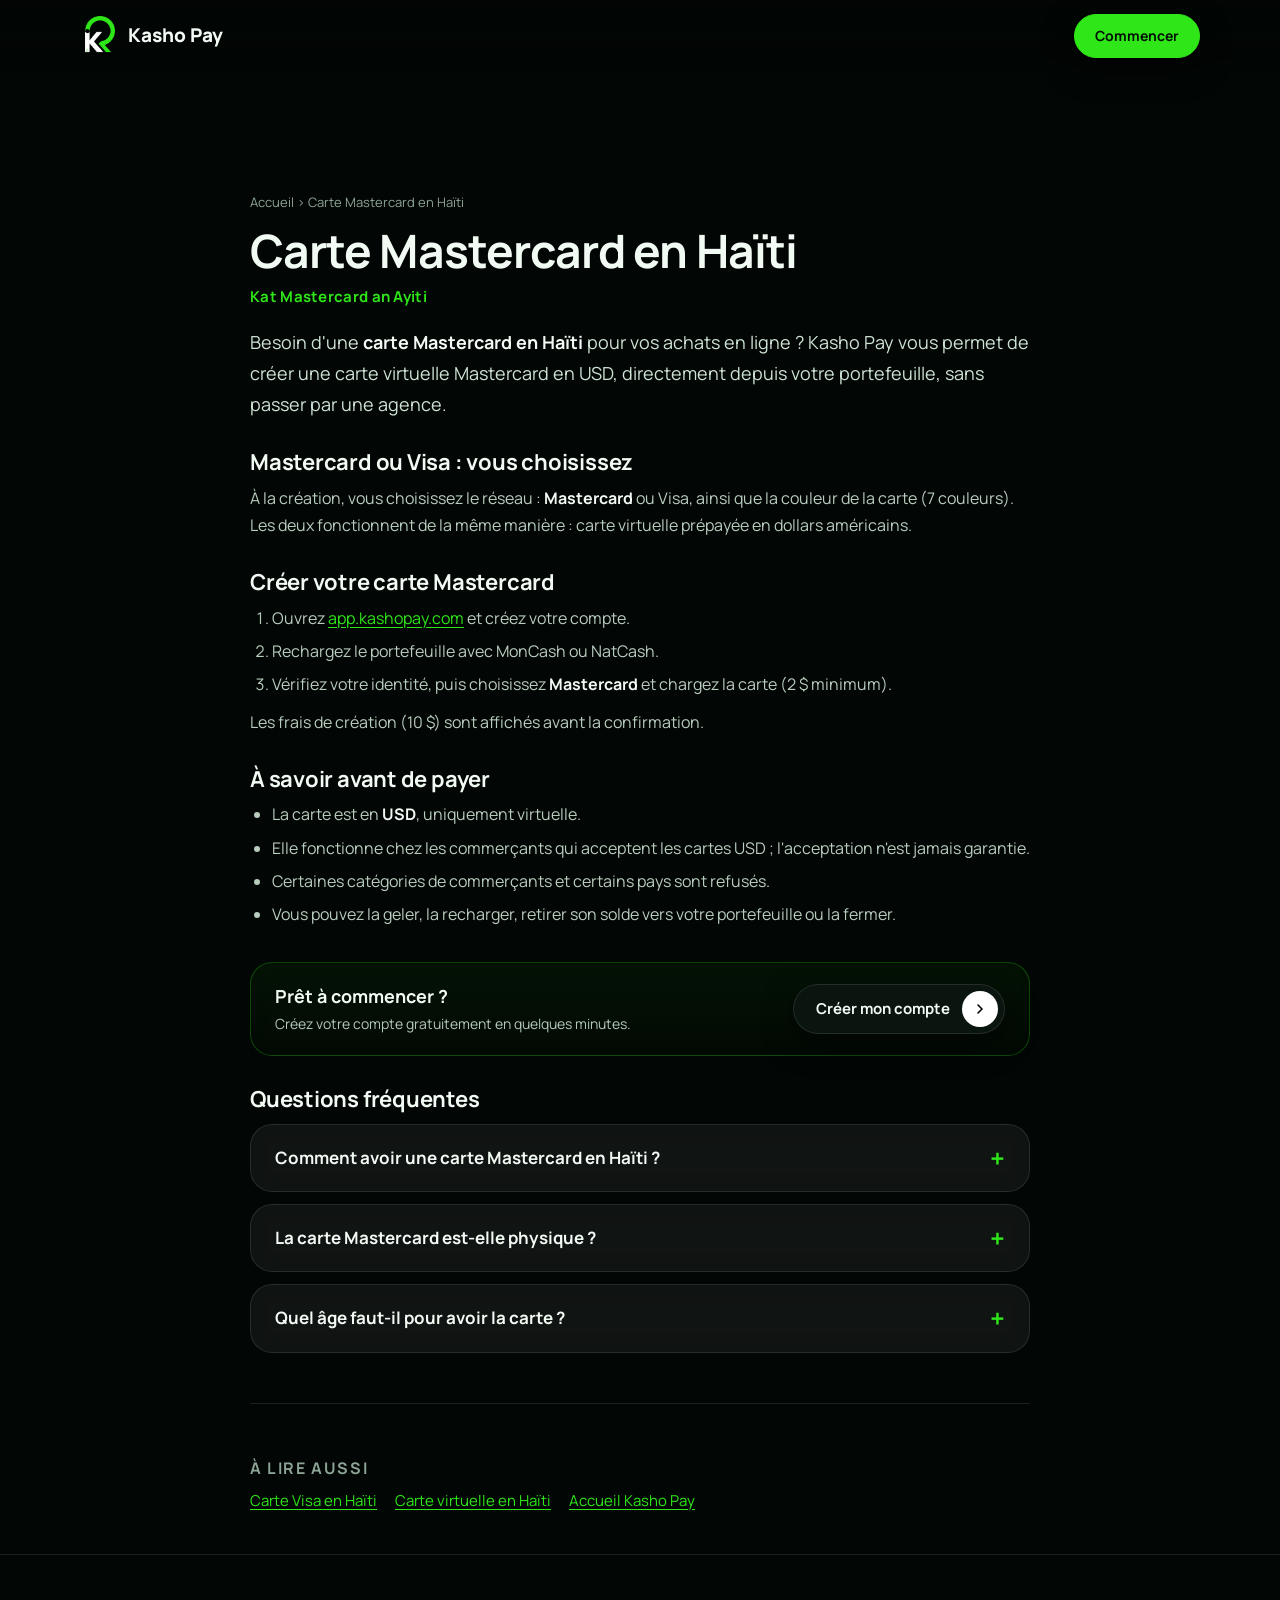
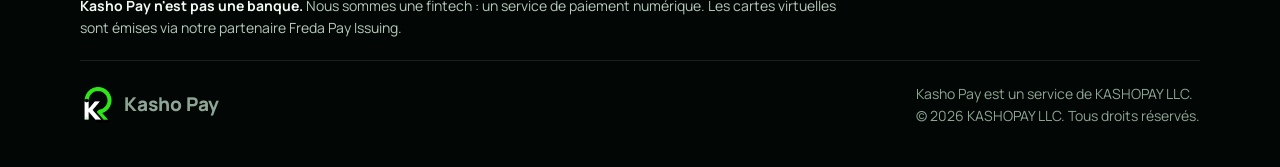
<file: carte-mastercard-haiti/index.html>
<!doctype html>
<html lang="fr">
<head>
<meta charset="utf-8">
<meta name="viewport" content="width=device-width, initial-scale=1">
<title>Carte Mastercard en Haïti : carte virtuelle Mastercard en USD</title>
<meta name="description" content="Carte virtuelle Mastercard en dollars depuis Haïti avec Kasho Pay. Rechargez avec MonCash ou NatCash. Création 10 $, premier chargement dès 2 $.">
<meta name="robots" content="index, follow, max-image-preview:large">
<meta name="theme-color" content="#020604">
<link rel="canonical" href="https://kashopay.com/carte-mastercard-haiti/">
<link rel="alternate" hreflang="fr" href="https://kashopay.com/carte-mastercard-haiti/"><link rel="alternate" hreflang="x-default" href="https://kashopay.com/carte-mastercard-haiti/">
<link rel="icon" href="/favicon.ico" sizes="48x48">
<link rel="icon" href="/img/favicon-96.png" sizes="96x96" type="image/png">
<link rel="apple-touch-icon" href="/img/apple-touch-icon.png">
<meta property="og:type" content="article"><meta property="og:site_name" content="Kasho Pay"><meta property="og:locale" content="fr_HT">
<meta property="og:title" content="Carte Mastercard en Haïti : carte virtuelle Mastercard en USD"><meta property="og:description" content="Carte virtuelle Mastercard en dollars depuis Haïti avec Kasho Pay. Rechargez avec MonCash ou NatCash. Création 10 $, premier chargement dès 2 $."><meta property="og:url" content="https://kashopay.com/carte-mastercard-haiti/">
<meta property="og:image" content="https://kashopay.com/img/og.jpg"><meta property="og:image:width" content="1200"><meta property="og:image:height" content="630">
<meta name="twitter:card" content="summary_large_image"><meta name="twitter:title" content="Carte Mastercard en Haïti : carte virtuelle Mastercard en USD"><meta name="twitter:description" content="Carte virtuelle Mastercard en dollars depuis Haïti avec Kasho Pay. Rechargez avec MonCash ou NatCash. Création 10 $, premier chargement dès 2 $."><meta name="twitter:image" content="https://kashopay.com/img/og.jpg">
<link rel="preconnect" href="https://fonts.googleapis.com"><link rel="preconnect" href="https://fonts.gstatic.com" crossorigin>
<link rel="stylesheet" href="https://fonts.googleapis.com/css2?family=Manrope:wght@400;500;600;700;800&display=swap">
<link rel="stylesheet" href="/style.css">
<script type="application/ld+json">{"@context":"https://schema.org","@graph":[{"@type":"WebPage","@id":"https://kashopay.com/carte-mastercard-haiti/#page","url":"https://kashopay.com/carte-mastercard-haiti/","name":"Carte Mastercard en Haïti : carte virtuelle Mastercard en USD","description":"Carte virtuelle Mastercard en dollars depuis Haïti avec Kasho Pay. Rechargez avec MonCash ou NatCash. Création 10 $, premier chargement dès 2 $.","inLanguage":"fr","isPartOf":{"@id":"https://kashopay.com/#site"},"about":{"@id":"https://kashopay.com/#org"},"primaryImageOfPage":{"@id":"https://kashopay.com/#logo"}},{"@type":"BreadcrumbList","itemListElement":[{"@type":"ListItem","position":1,"name":"Accueil","item":"https://kashopay.com/"},{"@type":"ListItem","position":2,"name":"Carte Mastercard en Haïti","item":"https://kashopay.com/carte-mastercard-haiti/"}]},{"@type":"FAQPage","inLanguage":"fr","mainEntity":[{"@type":"Question","name":"Comment avoir une carte Mastercard en Haïti ?","acceptedAnswer":{"@type":"Answer","text":"Créez un compte Kasho Pay, vérifiez votre identité, choisissez Mastercard et chargez la carte depuis votre portefeuille (dès 2 $)."}},{"@type":"Question","name":"La carte Mastercard est-elle physique ?","acceptedAnswer":{"@type":"Answer","text":"Non, elle est uniquement virtuelle : le numéro, la date d'expiration et le code de sécurité s'affichent dans l'app."}},{"@type":"Question","name":"Quel âge faut-il pour avoir la carte ?","acceptedAnswer":{"@type":"Answer","text":"18 ans minimum."}}]}]}</script>
</head>
<body class="legal-body">
<header class="top">
  <a class="logo" href="/" aria-label="Kasho Pay"><img src="/img/kasho-mark.webp" alt="" width="40" height="40"><span>Kasho Pay</span></a>
  <a class="pill small" href="https://app.kashopay.com/signup" style="margin-left:auto">Commencer</a>
</header>
<main class="legal guide">
  <nav class="crumbs" aria-label="Fil d'Ariane"><a href="/">Accueil</a> <span aria-hidden="true">›</span> <span>Carte Mastercard en Haïti</span></nav>
  <article>
    <h1>Carte Mastercard en Haïti</h1>
    <p class="ht-line" lang="ht">Kat Mastercard an Ayiti</p>
    <p class="lead">Besoin d'une <strong>carte Mastercard en Haïti</strong> pour vos achats en ligne ? Kasho Pay vous permet de créer une carte virtuelle Mastercard en USD, directement depuis votre portefeuille, sans passer par une agence.</p>
    <h2>Mastercard ou Visa : vous choisissez</h2>
<p>À la création, vous choisissez le réseau : <strong>Mastercard</strong> ou Visa, ainsi que la couleur de la carte (7 couleurs). Les deux fonctionnent de la même manière : carte virtuelle prépayée en dollars américains.</p>
<h2>Créer votre carte Mastercard</h2>
<ol>
<li>Ouvrez <a href="https://app.kashopay.com/signup">app.kashopay.com</a> et créez votre compte.</li>
<li>Rechargez le portefeuille avec MonCash ou NatCash.</li>
<li>Vérifiez votre identité, puis choisissez <strong>Mastercard</strong> et chargez la carte (2 $ minimum).</li>
</ol>
<p>Les frais de création (10 $) sont affichés avant la confirmation.</p>
<h2>À savoir avant de payer</h2>
<ul><li>La carte est en <strong>USD</strong>, uniquement virtuelle.</li><li>Elle fonctionne chez les commerçants qui acceptent les cartes USD ; l'acceptation n'est jamais garantie.</li><li>Certaines catégories de commerçants et certains pays sont refusés.</li><li>Vous pouvez la geler, la recharger, retirer son solde vers votre portefeuille ou la fermer.</li></ul>
    <div class="guide-cta glass"><div><b>Prêt à commencer ?</b><span>Créez votre compte gratuitement en quelques minutes.</span></div><a class="pill" href="https://app.kashopay.com/signup">Créer mon compte<span class="dot"><svg viewBox="0 0 24 24" width="16" height="16" aria-hidden="true"><path d="M9 6l6 6-6 6" fill="none" stroke="currentColor" stroke-width="2.4" stroke-linecap="round" stroke-linejoin="round"/></svg></span></a></div>
    <h2>Questions fréquentes</h2>
    <details class="glass"><summary>Comment avoir une carte Mastercard en Haïti ?</summary><p>Créez un compte Kasho Pay, vérifiez votre identité, choisissez Mastercard et chargez la carte depuis votre portefeuille (dès 2 $).</p></details><details class="glass"><summary>La carte Mastercard est-elle physique ?</summary><p>Non, elle est uniquement virtuelle : le numéro, la date d'expiration et le code de sécurité s'affichent dans l'app.</p></details><details class="glass"><summary>Quel âge faut-il pour avoir la carte ?</summary><p>18 ans minimum.</p></details>
  </article>
  <nav class="legal-more" aria-label="Pages liées"><h2>À lire aussi</h2><ul><li><a href="/carte-visa-haiti/">Carte Visa en Haïti</a></li><li><a href="/carte-virtuelle-haiti/">Carte virtuelle en Haïti</a></li><li><a href="/">Accueil Kasho Pay</a></li></ul></nav>
</main>
<footer class="foot"><div class="wrap notice"><p><strong>Kasho Pay n'est pas une banque.</strong> Nous sommes une fintech : un service de paiement numérique. Les cartes virtuelles sont émises via notre partenaire Freda Pay Issuing.</p></div><div class="wrap foot-in"><a class="logo" href="/"><img src="/img/kasho-mark.webp" alt="" width="36" height="36"><span>Kasho Pay</span></a><p>Kasho Pay est un service de KASHOPAY LLC.<br>© 2026 KASHOPAY LLC. Tous droits réservés.</p></div></footer>
</body>
</html>
</file>
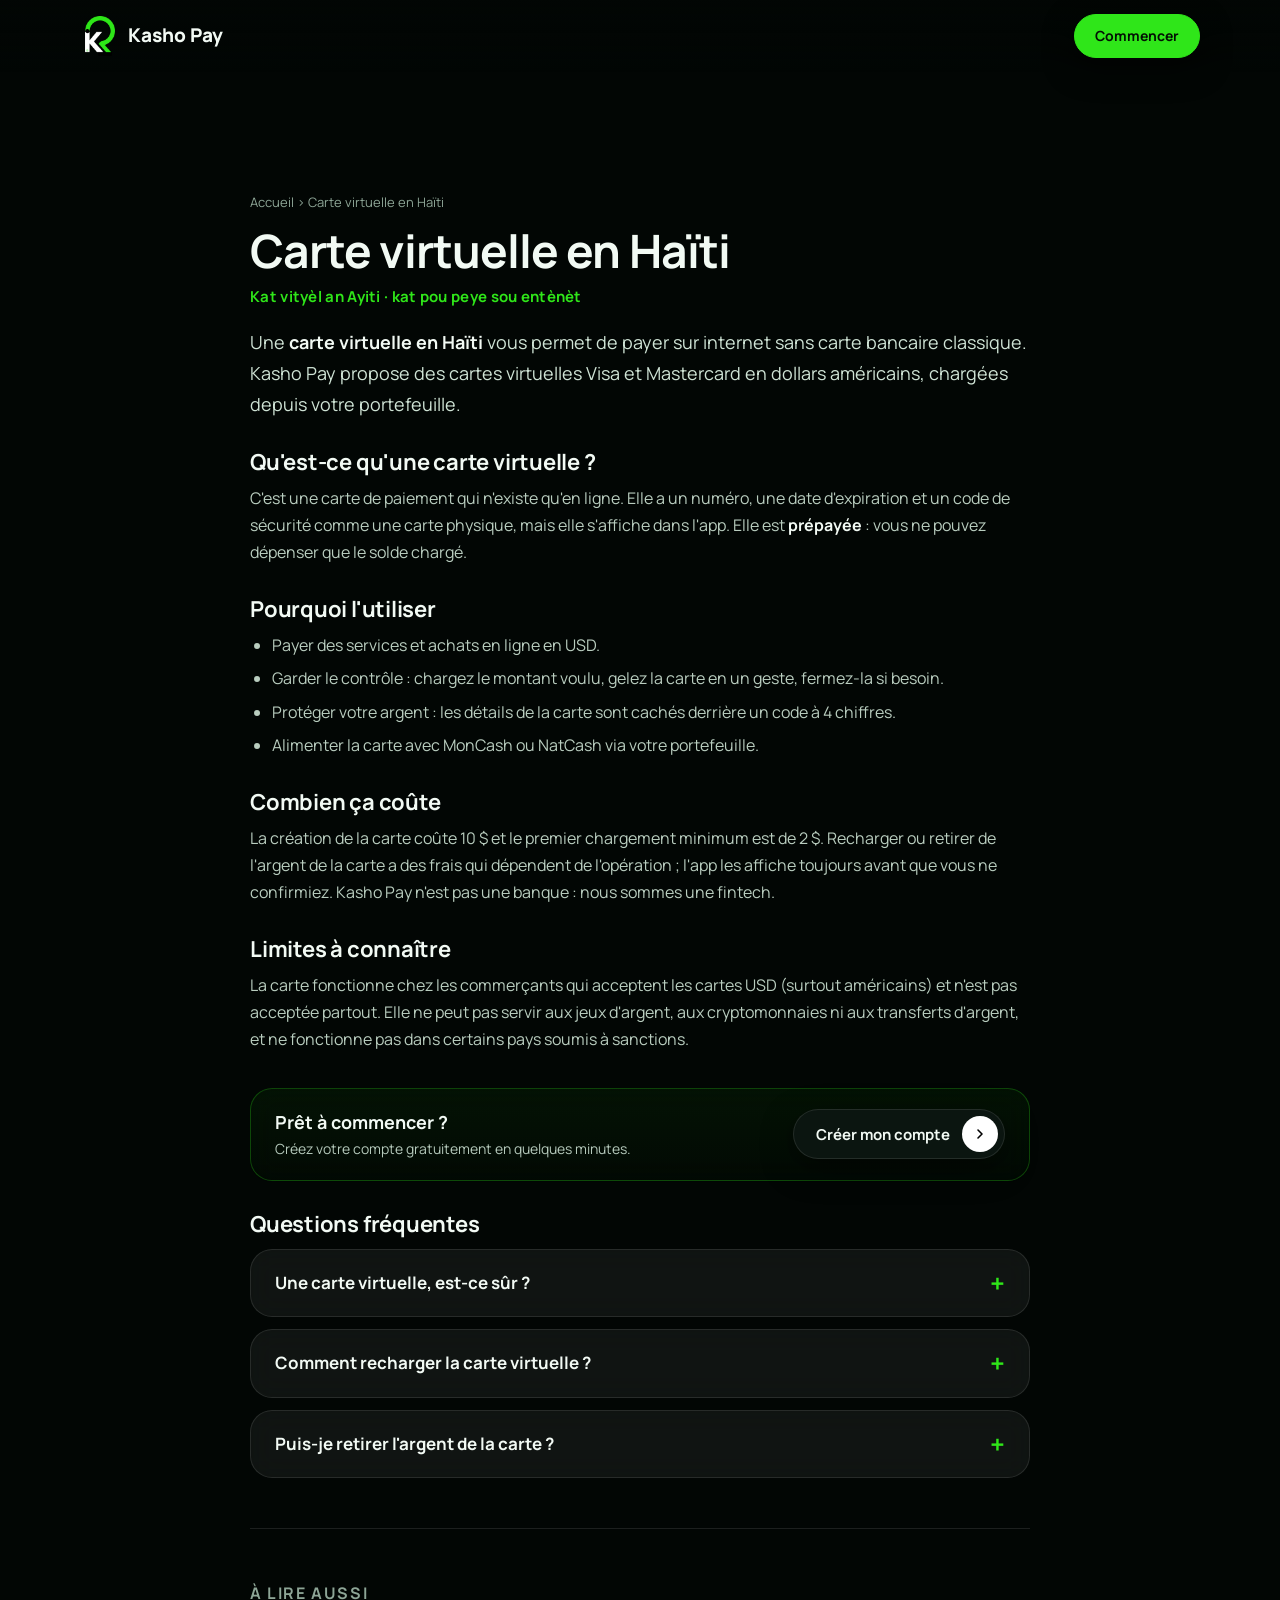
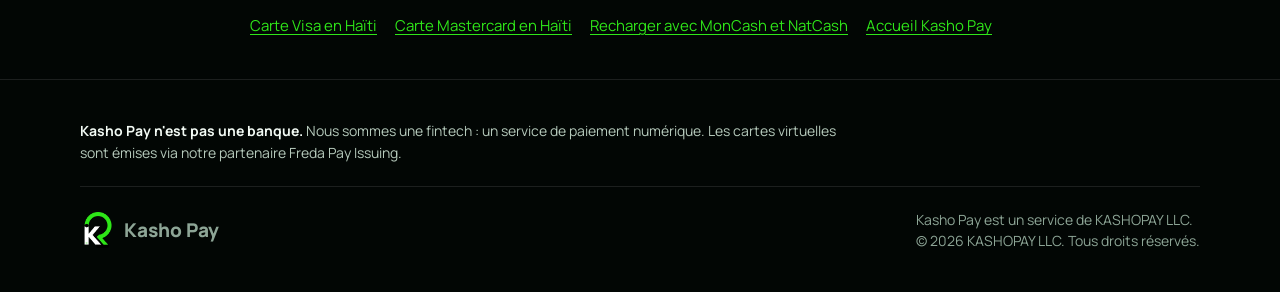
<file: carte-virtuelle-haiti/index.html>
<!doctype html>
<html lang="fr">
<head>
<meta charset="utf-8">
<meta name="viewport" content="width=device-width, initial-scale=1">
<title>Carte virtuelle en Haïti : payer en ligne en USD | Kasho Pay</title>
<meta name="description" content="Une carte virtuelle pour payer en ligne depuis Haïti : Visa ou Mastercard en USD, rechargée avec MonCash ou NatCash. Gelez ou fermez la carte quand vous voulez.">
<meta name="robots" content="index, follow, max-image-preview:large">
<meta name="theme-color" content="#020604">
<link rel="canonical" href="https://kashopay.com/carte-virtuelle-haiti/">
<link rel="alternate" hreflang="fr" href="https://kashopay.com/carte-virtuelle-haiti/"><link rel="alternate" hreflang="x-default" href="https://kashopay.com/carte-virtuelle-haiti/">
<link rel="icon" href="/favicon.ico" sizes="48x48">
<link rel="icon" href="/img/favicon-96.png" sizes="96x96" type="image/png">
<link rel="apple-touch-icon" href="/img/apple-touch-icon.png">
<meta property="og:type" content="article"><meta property="og:site_name" content="Kasho Pay"><meta property="og:locale" content="fr_HT">
<meta property="og:title" content="Carte virtuelle en Haïti : payer en ligne en USD | Kasho Pay"><meta property="og:description" content="Une carte virtuelle pour payer en ligne depuis Haïti : Visa ou Mastercard en USD, rechargée avec MonCash ou NatCash. Gelez ou fermez la carte quand vous voulez."><meta property="og:url" content="https://kashopay.com/carte-virtuelle-haiti/">
<meta property="og:image" content="https://kashopay.com/img/og.jpg"><meta property="og:image:width" content="1200"><meta property="og:image:height" content="630">
<meta name="twitter:card" content="summary_large_image"><meta name="twitter:title" content="Carte virtuelle en Haïti : payer en ligne en USD | Kasho Pay"><meta name="twitter:description" content="Une carte virtuelle pour payer en ligne depuis Haïti : Visa ou Mastercard en USD, rechargée avec MonCash ou NatCash. Gelez ou fermez la carte quand vous voulez."><meta name="twitter:image" content="https://kashopay.com/img/og.jpg">
<link rel="preconnect" href="https://fonts.googleapis.com"><link rel="preconnect" href="https://fonts.gstatic.com" crossorigin>
<link rel="stylesheet" href="https://fonts.googleapis.com/css2?family=Manrope:wght@400;500;600;700;800&display=swap">
<link rel="stylesheet" href="/style.css">
<script type="application/ld+json">{"@context":"https://schema.org","@graph":[{"@type":"WebPage","@id":"https://kashopay.com/carte-virtuelle-haiti/#page","url":"https://kashopay.com/carte-virtuelle-haiti/","name":"Carte virtuelle en Haïti : payer en ligne en USD | Kasho Pay","description":"Une carte virtuelle pour payer en ligne depuis Haïti : Visa ou Mastercard en USD, rechargée avec MonCash ou NatCash. Gelez ou fermez la carte quand vous voulez.","inLanguage":"fr","isPartOf":{"@id":"https://kashopay.com/#site"},"about":{"@id":"https://kashopay.com/#org"},"primaryImageOfPage":{"@id":"https://kashopay.com/#logo"}},{"@type":"BreadcrumbList","itemListElement":[{"@type":"ListItem","position":1,"name":"Accueil","item":"https://kashopay.com/"},{"@type":"ListItem","position":2,"name":"Carte virtuelle en Haïti","item":"https://kashopay.com/carte-virtuelle-haiti/"}]},{"@type":"FAQPage","inLanguage":"fr","mainEntity":[{"@type":"Question","name":"Une carte virtuelle, est-ce sûr ?","acceptedAnswer":{"@type":"Answer","text":"Les détails ne s'affichent qu'avec votre code à 4 chiffres, vous pouvez geler la carte à tout moment, et vous ne dépensez que le solde chargé."}},{"@type":"Question","name":"Comment recharger la carte virtuelle ?","acceptedAnswer":{"@type":"Answer","text":"Dans l'app, ajoutez de l'argent à la carte depuis votre portefeuille. Le portefeuille lui-même se recharge avec MonCash ou NatCash."}},{"@type":"Question","name":"Puis-je retirer l'argent de la carte ?","acceptedAnswer":{"@type":"Answer","text":"Oui : vous pouvez ramener le solde de la carte vers votre portefeuille, ou fermer la carte, ce qui y remet le solde."}}]}]}</script>
</head>
<body class="legal-body">
<header class="top">
  <a class="logo" href="/" aria-label="Kasho Pay"><img src="/img/kasho-mark.webp" alt="" width="40" height="40"><span>Kasho Pay</span></a>
  <a class="pill small" href="https://app.kashopay.com/signup" style="margin-left:auto">Commencer</a>
</header>
<main class="legal guide">
  <nav class="crumbs" aria-label="Fil d'Ariane"><a href="/">Accueil</a> <span aria-hidden="true">›</span> <span>Carte virtuelle en Haïti</span></nav>
  <article>
    <h1>Carte virtuelle en Haïti</h1>
    <p class="ht-line" lang="ht">Kat vityèl an Ayiti · kat pou peye sou entènèt</p>
    <p class="lead">Une <strong>carte virtuelle en Haïti</strong> vous permet de payer sur internet sans carte bancaire classique. Kasho Pay propose des cartes virtuelles Visa et Mastercard en dollars américains, chargées depuis votre portefeuille.</p>
    <h2>Qu'est-ce qu'une carte virtuelle ?</h2>
<p>C'est une carte de paiement qui n'existe qu'en ligne. Elle a un numéro, une date d'expiration et un code de sécurité comme une carte physique, mais elle s'affiche dans l'app. Elle est <strong>prépayée</strong> : vous ne pouvez dépenser que le solde chargé.</p>
<h2>Pourquoi l'utiliser</h2>
<ul>
<li>Payer des services et achats en ligne en USD.</li>
<li>Garder le contrôle : chargez le montant voulu, gelez la carte en un geste, fermez-la si besoin.</li>
<li>Protéger votre argent : les détails de la carte sont cachés derrière un code à 4 chiffres.</li>
<li>Alimenter la carte avec MonCash ou NatCash via votre portefeuille.</li>
</ul>
<h2>Combien ça coûte</h2>
<p>La création de la carte coûte 10 $ et le premier chargement minimum est de 2 $. Recharger ou retirer de l'argent de la carte a des frais qui dépendent de l'opération ; l'app les affiche toujours avant que vous ne confirmiez. Kasho Pay n'est pas une banque : nous sommes une fintech.</p>
<h2>Limites à connaître</h2>
<p>La carte fonctionne chez les commerçants qui acceptent les cartes USD (surtout américains) et n'est pas acceptée partout. Elle ne peut pas servir aux jeux d'argent, aux cryptomonnaies ni aux transferts d'argent, et ne fonctionne pas dans certains pays soumis à sanctions.</p>
    <div class="guide-cta glass"><div><b>Prêt à commencer ?</b><span>Créez votre compte gratuitement en quelques minutes.</span></div><a class="pill" href="https://app.kashopay.com/signup">Créer mon compte<span class="dot"><svg viewBox="0 0 24 24" width="16" height="16" aria-hidden="true"><path d="M9 6l6 6-6 6" fill="none" stroke="currentColor" stroke-width="2.4" stroke-linecap="round" stroke-linejoin="round"/></svg></span></a></div>
    <h2>Questions fréquentes</h2>
    <details class="glass"><summary>Une carte virtuelle, est-ce sûr ?</summary><p>Les détails ne s'affichent qu'avec votre code à 4 chiffres, vous pouvez geler la carte à tout moment, et vous ne dépensez que le solde chargé.</p></details><details class="glass"><summary>Comment recharger la carte virtuelle ?</summary><p>Dans l'app, ajoutez de l'argent à la carte depuis votre portefeuille. Le portefeuille lui-même se recharge avec MonCash ou NatCash.</p></details><details class="glass"><summary>Puis-je retirer l'argent de la carte ?</summary><p>Oui : vous pouvez ramener le solde de la carte vers votre portefeuille, ou fermer la carte, ce qui y remet le solde.</p></details>
  </article>
  <nav class="legal-more" aria-label="Pages liées"><h2>À lire aussi</h2><ul><li><a href="/carte-visa-haiti/">Carte Visa en Haïti</a></li><li><a href="/carte-mastercard-haiti/">Carte Mastercard en Haïti</a></li><li><a href="/recharger-moncash-natcash/">Recharger avec MonCash et NatCash</a></li><li><a href="/">Accueil Kasho Pay</a></li></ul></nav>
</main>
<footer class="foot"><div class="wrap notice"><p><strong>Kasho Pay n'est pas une banque.</strong> Nous sommes une fintech : un service de paiement numérique. Les cartes virtuelles sont émises via notre partenaire Freda Pay Issuing.</p></div><div class="wrap foot-in"><a class="logo" href="/"><img src="/img/kasho-mark.webp" alt="" width="36" height="36"><span>Kasho Pay</span></a><p>Kasho Pay est un service de KASHOPAY LLC.<br>© 2026 KASHOPAY LLC. Tous droits réservés.</p></div></footer>
</body>
</html>
</file>
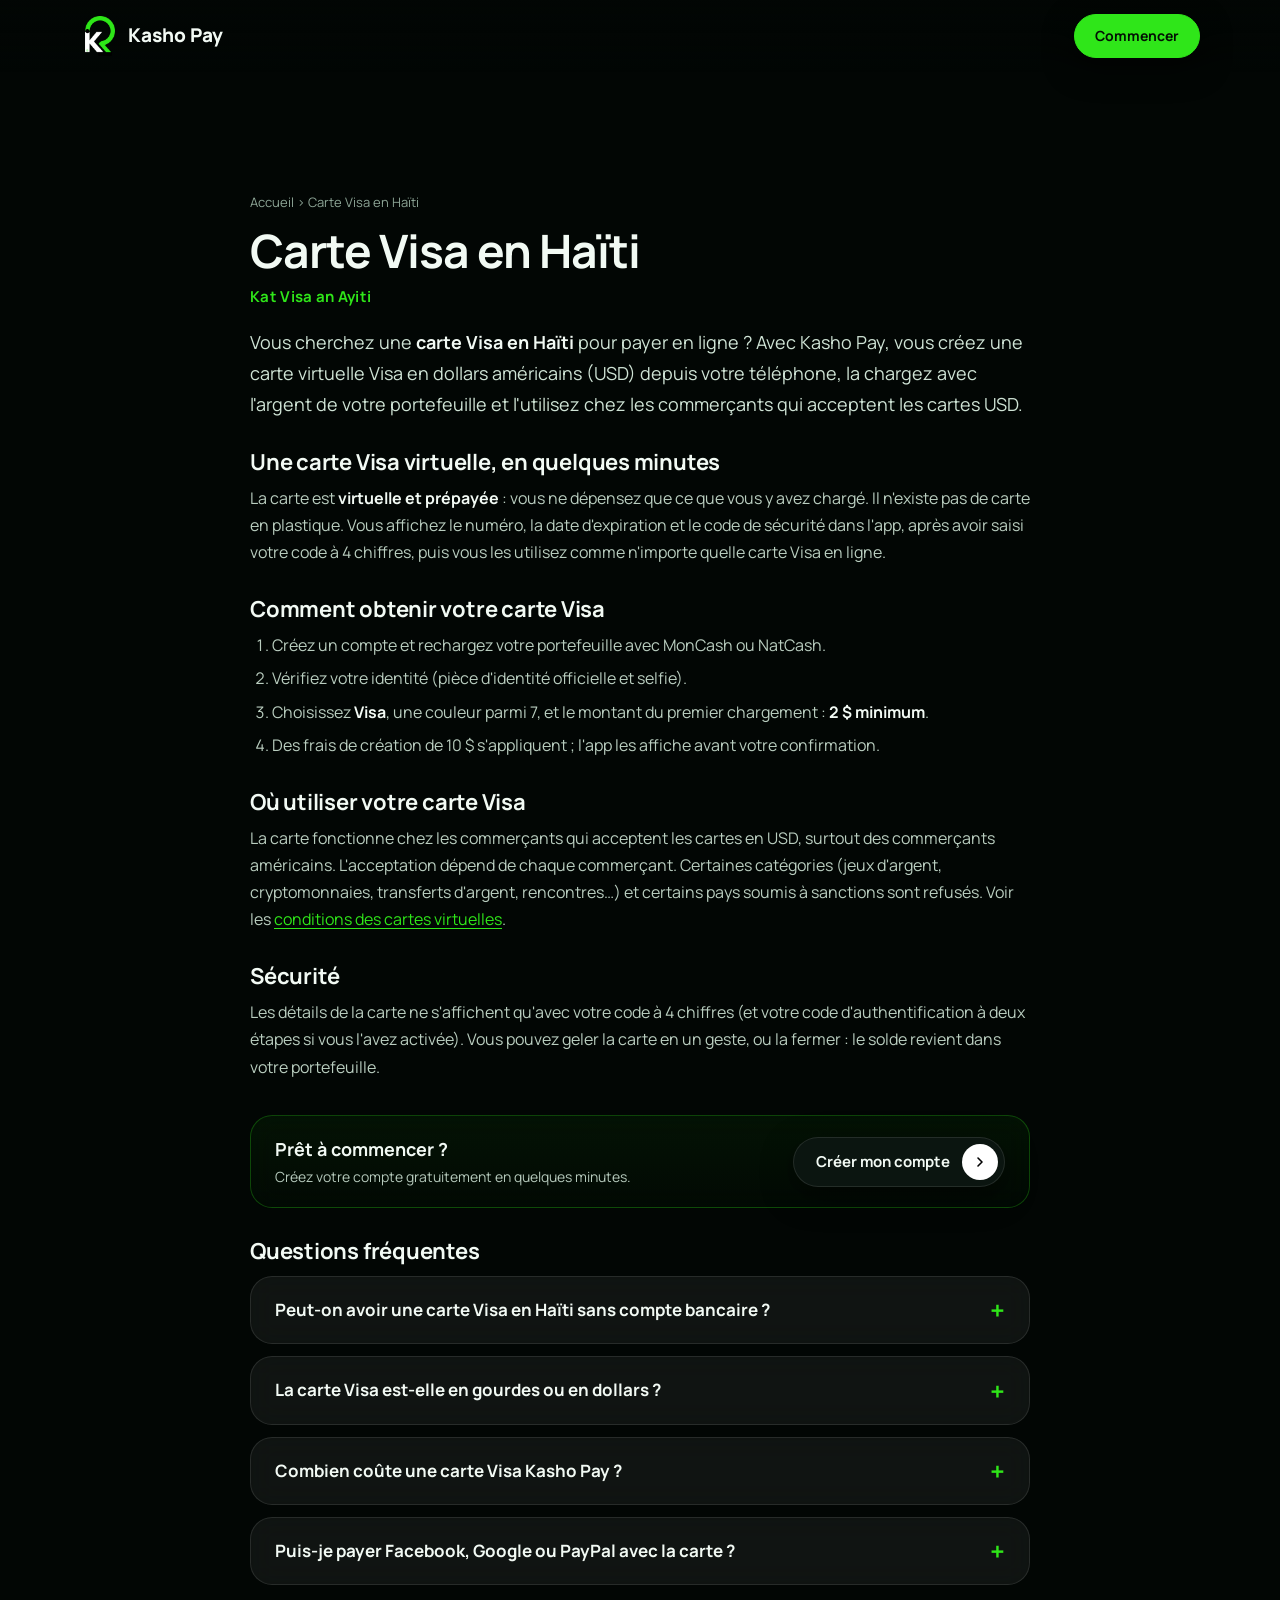
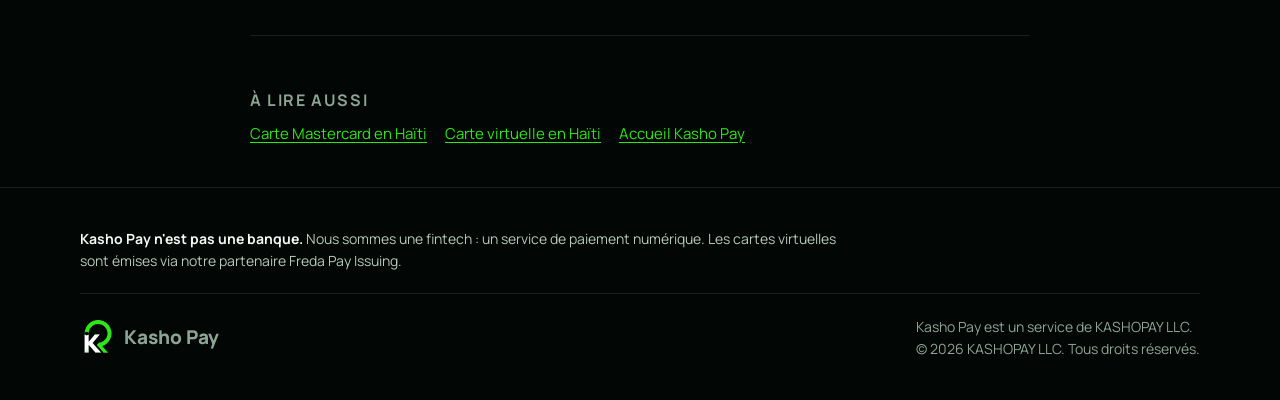
<file: carte-visa-haiti/index.html>
<!doctype html>
<html lang="fr">
<head>
<meta charset="utf-8">
<meta name="viewport" content="width=device-width, initial-scale=1">
<title>Carte Visa en Haïti : créez votre carte virtuelle Visa en USD</title>
<meta name="description" content="Créez une carte virtuelle Visa en dollars en quelques minutes, depuis Haïti. Rechargez avec MonCash ou NatCash, payez en ligne. Dès 2 $ de premier chargement.">
<meta name="robots" content="index, follow, max-image-preview:large">
<meta name="theme-color" content="#020604">
<link rel="canonical" href="https://kashopay.com/carte-visa-haiti/">
<link rel="alternate" hreflang="fr" href="https://kashopay.com/carte-visa-haiti/"><link rel="alternate" hreflang="x-default" href="https://kashopay.com/carte-visa-haiti/">
<link rel="icon" href="/favicon.ico" sizes="48x48">
<link rel="icon" href="/img/favicon-96.png" sizes="96x96" type="image/png">
<link rel="apple-touch-icon" href="/img/apple-touch-icon.png">
<meta property="og:type" content="article"><meta property="og:site_name" content="Kasho Pay"><meta property="og:locale" content="fr_HT">
<meta property="og:title" content="Carte Visa en Haïti : créez votre carte virtuelle Visa en USD"><meta property="og:description" content="Créez une carte virtuelle Visa en dollars en quelques minutes, depuis Haïti. Rechargez avec MonCash ou NatCash, payez en ligne. Dès 2 $ de premier chargement."><meta property="og:url" content="https://kashopay.com/carte-visa-haiti/">
<meta property="og:image" content="https://kashopay.com/img/og.jpg"><meta property="og:image:width" content="1200"><meta property="og:image:height" content="630">
<meta name="twitter:card" content="summary_large_image"><meta name="twitter:title" content="Carte Visa en Haïti : créez votre carte virtuelle Visa en USD"><meta name="twitter:description" content="Créez une carte virtuelle Visa en dollars en quelques minutes, depuis Haïti. Rechargez avec MonCash ou NatCash, payez en ligne. Dès 2 $ de premier chargement."><meta name="twitter:image" content="https://kashopay.com/img/og.jpg">
<link rel="preconnect" href="https://fonts.googleapis.com"><link rel="preconnect" href="https://fonts.gstatic.com" crossorigin>
<link rel="stylesheet" href="https://fonts.googleapis.com/css2?family=Manrope:wght@400;500;600;700;800&display=swap">
<link rel="stylesheet" href="/style.css">
<script type="application/ld+json">{"@context":"https://schema.org","@graph":[{"@type":"WebPage","@id":"https://kashopay.com/carte-visa-haiti/#page","url":"https://kashopay.com/carte-visa-haiti/","name":"Carte Visa en Haïti : créez votre carte virtuelle Visa en USD","description":"Créez une carte virtuelle Visa en dollars en quelques minutes, depuis Haïti. Rechargez avec MonCash ou NatCash, payez en ligne. Dès 2 $ de premier chargement.","inLanguage":"fr","isPartOf":{"@id":"https://kashopay.com/#site"},"about":{"@id":"https://kashopay.com/#org"},"primaryImageOfPage":{"@id":"https://kashopay.com/#logo"}},{"@type":"BreadcrumbList","itemListElement":[{"@type":"ListItem","position":1,"name":"Accueil","item":"https://kashopay.com/"},{"@type":"ListItem","position":2,"name":"Carte Visa en Haïti","item":"https://kashopay.com/carte-visa-haiti/"}]},{"@type":"FAQPage","inLanguage":"fr","mainEntity":[{"@type":"Question","name":"Peut-on avoir une carte Visa en Haïti sans compte bancaire ?","acceptedAnswer":{"@type":"Answer","text":"Avec Kasho Pay, vous n'avez pas besoin d'ouvrir un compte bancaire pour la carte virtuelle : vous la créez depuis votre portefeuille, alimenté par MonCash ou NatCash. Une vérification d'identité est demandée."}},{"@type":"Question","name":"La carte Visa est-elle en gourdes ou en dollars ?","acceptedAnswer":{"@type":"Answer","text":"En dollars américains (USD). Le portefeuille et la carte fonctionnent en USD."}},{"@type":"Question","name":"Combien coûte une carte Visa Kasho Pay ?","acceptedAnswer":{"@type":"Answer","text":"La création coûte 10 $, avec un premier chargement minimum de 2 $. Les recharges et retraits de la carte ont leurs propres frais, affichés avant confirmation."}},{"@type":"Question","name":"Puis-je payer Facebook, Google ou PayPal avec la carte ?","acceptedAnswer":{"@type":"Answer","text":"Ces services acceptent les cartes virtuelles en USD, mais l'acceptation dépend du commerçant et peut changer. Nous ne pouvons pas la garantir."}}]}]}</script>
</head>
<body class="legal-body">
<header class="top">
  <a class="logo" href="/" aria-label="Kasho Pay"><img src="/img/kasho-mark.webp" alt="" width="40" height="40"><span>Kasho Pay</span></a>
  <a class="pill small" href="https://app.kashopay.com/signup" style="margin-left:auto">Commencer</a>
</header>
<main class="legal guide">
  <nav class="crumbs" aria-label="Fil d'Ariane"><a href="/">Accueil</a> <span aria-hidden="true">›</span> <span>Carte Visa en Haïti</span></nav>
  <article>
    <h1>Carte Visa en Haïti</h1>
    <p class="ht-line" lang="ht">Kat Visa an Ayiti</p>
    <p class="lead">Vous cherchez une <strong>carte Visa en Haïti</strong> pour payer en ligne ? Avec Kasho Pay, vous créez une carte virtuelle Visa en dollars américains (USD) depuis votre téléphone, la chargez avec l'argent de votre portefeuille et l'utilisez chez les commerçants qui acceptent les cartes USD.</p>
    <h2>Une carte Visa virtuelle, en quelques minutes</h2>
<p>La carte est <strong>virtuelle et prépayée</strong> : vous ne dépensez que ce que vous y avez chargé. Il n'existe pas de carte en plastique. Vous affichez le numéro, la date d'expiration et le code de sécurité dans l'app, après avoir saisi votre code à 4 chiffres, puis vous les utilisez comme n'importe quelle carte Visa en ligne.</p>
<h2>Comment obtenir votre carte Visa</h2>
<ol>
<li>Créez un compte et rechargez votre portefeuille avec MonCash ou NatCash.</li>
<li>Vérifiez votre identité (pièce d'identité officielle et selfie).</li>
<li>Choisissez <strong>Visa</strong>, une couleur parmi 7, et le montant du premier chargement : <strong>2 $ minimum</strong>.</li>
<li>Des frais de création de 10 $ s'appliquent ; l'app les affiche avant votre confirmation.</li>
</ol>
<h2>Où utiliser votre carte Visa</h2>
<p>La carte fonctionne chez les commerçants qui acceptent les cartes en USD, surtout des commerçants américains. L'acceptation dépend de chaque commerçant. Certaines catégories (jeux d'argent, cryptomonnaies, transferts d'argent, rencontres…) et certains pays soumis à sanctions sont refusés. Voir les <a href="/conditions-cartes-virtuelles/">conditions des cartes virtuelles</a>.</p>
<h2>Sécurité</h2>
<p>Les détails de la carte ne s'affichent qu'avec votre code à 4 chiffres (et votre code d'authentification à deux étapes si vous l'avez activée). Vous pouvez geler la carte en un geste, ou la fermer : le solde revient dans votre portefeuille.</p>
    <div class="guide-cta glass"><div><b>Prêt à commencer ?</b><span>Créez votre compte gratuitement en quelques minutes.</span></div><a class="pill" href="https://app.kashopay.com/signup">Créer mon compte<span class="dot"><svg viewBox="0 0 24 24" width="16" height="16" aria-hidden="true"><path d="M9 6l6 6-6 6" fill="none" stroke="currentColor" stroke-width="2.4" stroke-linecap="round" stroke-linejoin="round"/></svg></span></a></div>
    <h2>Questions fréquentes</h2>
    <details class="glass"><summary>Peut-on avoir une carte Visa en Haïti sans compte bancaire ?</summary><p>Avec Kasho Pay, vous n'avez pas besoin d'ouvrir un compte bancaire pour la carte virtuelle : vous la créez depuis votre portefeuille, alimenté par MonCash ou NatCash. Une vérification d'identité est demandée.</p></details><details class="glass"><summary>La carte Visa est-elle en gourdes ou en dollars ?</summary><p>En dollars américains (USD). Le portefeuille et la carte fonctionnent en USD.</p></details><details class="glass"><summary>Combien coûte une carte Visa Kasho Pay ?</summary><p>La création coûte 10 $, avec un premier chargement minimum de 2 $. Les recharges et retraits de la carte ont leurs propres frais, affichés avant confirmation.</p></details><details class="glass"><summary>Puis-je payer Facebook, Google ou PayPal avec la carte ?</summary><p>Ces services acceptent les cartes virtuelles en USD, mais l'acceptation dépend du commerçant et peut changer. Nous ne pouvons pas la garantir.</p></details>
  </article>
  <nav class="legal-more" aria-label="Pages liées"><h2>À lire aussi</h2><ul><li><a href="/carte-mastercard-haiti/">Carte Mastercard en Haïti</a></li><li><a href="/carte-virtuelle-haiti/">Carte virtuelle en Haïti</a></li><li><a href="/">Accueil Kasho Pay</a></li></ul></nav>
</main>
<footer class="foot"><div class="wrap notice"><p><strong>Kasho Pay n'est pas une banque.</strong> Nous sommes une fintech : un service de paiement numérique. Les cartes virtuelles sont émises via notre partenaire Freda Pay Issuing.</p></div><div class="wrap foot-in"><a class="logo" href="/"><img src="/img/kasho-mark.webp" alt="" width="36" height="36"><span>Kasho Pay</span></a><p>Kasho Pay est un service de KASHOPAY LLC.<br>© 2026 KASHOPAY LLC. Tous droits réservés.</p></div></footer>
</body>
</html>
</file>
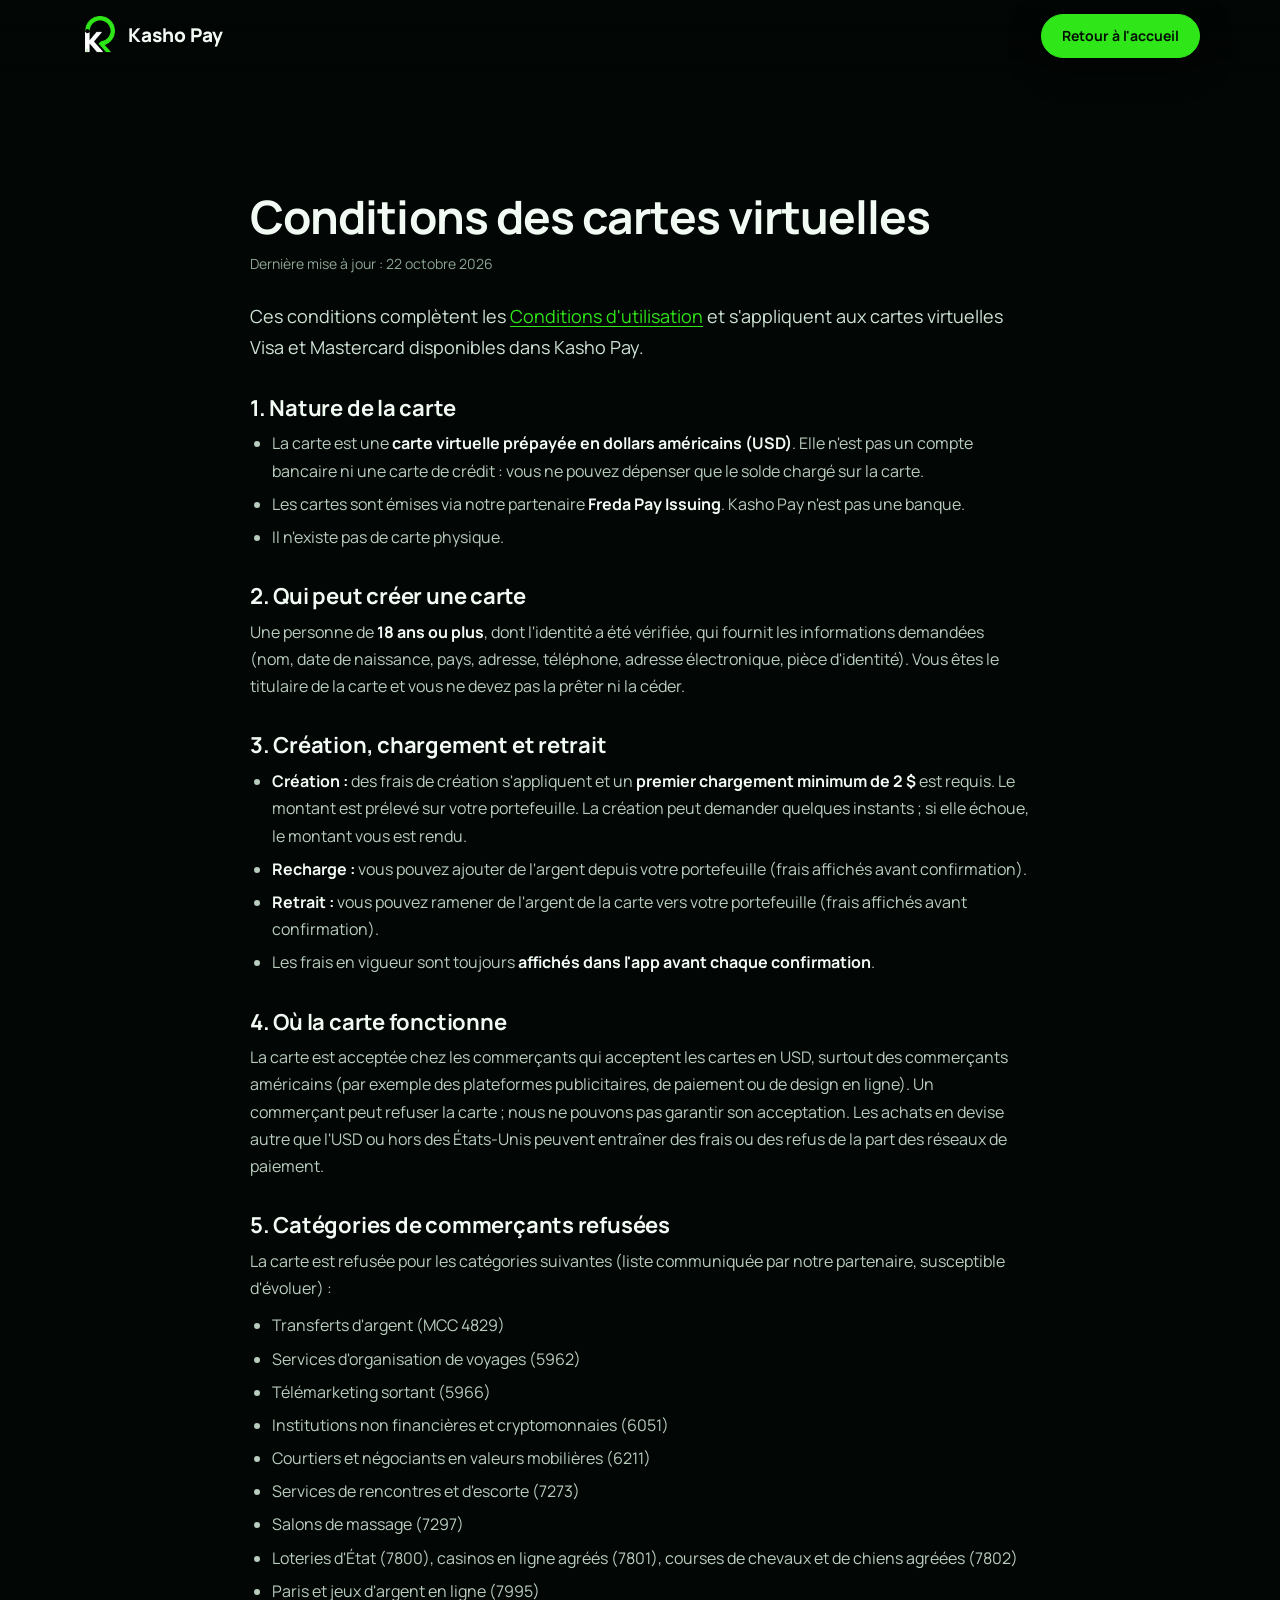
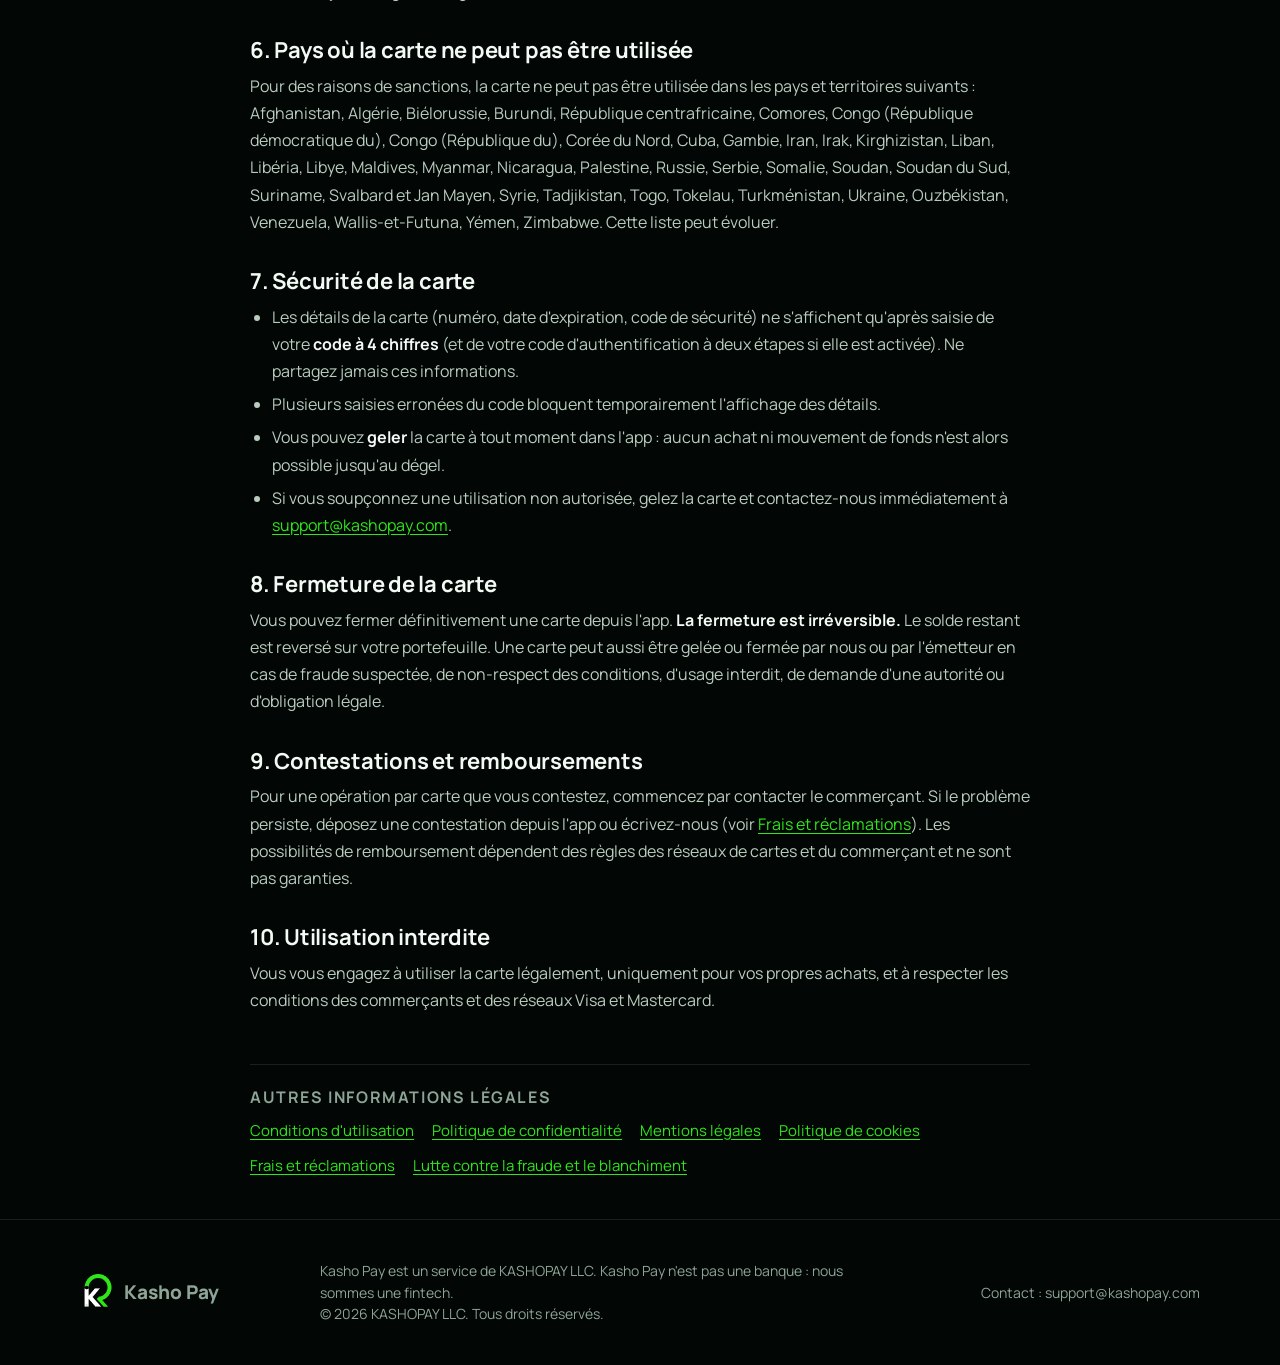
<file: conditions-cartes-virtuelles/index.html>
<!doctype html>
<html lang="fr">
<head>
<meta charset="utf-8">
<meta name="viewport" content="width=device-width, initial-scale=1">
<title>Conditions des cartes virtuelles | Kasho Pay</title>
<meta name="description" content="Règles d'utilisation des cartes virtuelles Visa et Mastercard Kasho Pay : USD, catégories et pays refusés, frais, gel et fermeture.">
<meta name="robots" content="index, follow">
<meta name="theme-color" content="#020604">
<link rel="canonical" href="https://kashopay.com/conditions-cartes-virtuelles/">
<link rel="icon" href="/favicon.ico" sizes="48x48">
<link rel="icon" href="/img/favicon-96.png" sizes="96x96" type="image/png">
<link rel="icon" href="/img/favicon-192.png" sizes="192x192" type="image/png">
<link rel="apple-touch-icon" href="/img/apple-touch-icon.png">
<meta property="og:type" content="article"><meta property="og:site_name" content="Kasho Pay"><meta property="og:locale" content="fr_HT">
<meta property="og:title" content="Conditions des cartes virtuelles | Kasho Pay"><meta property="og:description" content="Règles d'utilisation des cartes virtuelles Visa et Mastercard Kasho Pay : USD, catégories et pays refusés, frais, gel et fermeture."><meta property="og:url" content="https://kashopay.com/conditions-cartes-virtuelles/">
<meta property="og:image" content="https://kashopay.com/img/og.jpg">
<link rel="preconnect" href="https://fonts.googleapis.com"><link rel="preconnect" href="https://fonts.gstatic.com" crossorigin>
<link rel="stylesheet" href="https://fonts.googleapis.com/css2?family=Manrope:wght@400;500;600;700;800&display=swap">
<link rel="stylesheet" href="/style.css">
</head>
<body class="legal-body">
<header class="top">
  <a class="logo" href="/" aria-label="Kasho Pay"><img src="/img/kasho-mark.webp" alt="" width="40" height="40"><span>Kasho Pay</span></a>
  <a class="pill small" href="/" style="margin-left:auto">Retour à l'accueil</a>
</header>
<main class="legal">
  <article>
    <h1>Conditions des cartes virtuelles</h1>
    <p class="updated">Dernière mise à jour : 22 octobre 2026</p>
    
<p class="lead">Ces conditions complètent les <a href="/conditions-utilisation/">Conditions d'utilisation</a> et s'appliquent aux cartes virtuelles Visa et Mastercard disponibles dans Kasho Pay.</p>

<h2>1. Nature de la carte</h2>
<ul>
  <li>La carte est une <strong>carte virtuelle prépayée en dollars américains (USD)</strong>. Elle n'est pas un compte bancaire ni une carte de crédit : vous ne pouvez dépenser que le solde chargé sur la carte.</li>
  <li>Les cartes sont émises via notre partenaire <strong>Freda Pay Issuing</strong>. Kasho Pay n'est pas une banque.</li>
  <li>Il n'existe pas de carte physique.</li>
</ul>

<h2>2. Qui peut créer une carte</h2>
<p>Une personne de <strong>18 ans ou plus</strong>, dont l'identité a été vérifiée, qui fournit les informations demandées (nom, date de naissance, pays, adresse, téléphone, adresse électronique, pièce d'identité). Vous êtes le titulaire de la carte et vous ne devez pas la prêter ni la céder.</p>

<h2>3. Création, chargement et retrait</h2>
<ul>
  <li><strong>Création :</strong> des frais de création s'appliquent et un <strong>premier chargement minimum de 2 $</strong> est requis. Le montant est prélevé sur votre portefeuille. La création peut demander quelques instants ; si elle échoue, le montant vous est rendu.</li>
  <li><strong>Recharge :</strong> vous pouvez ajouter de l'argent depuis votre portefeuille (frais affichés avant confirmation).</li>
  <li><strong>Retrait :</strong> vous pouvez ramener de l'argent de la carte vers votre portefeuille (frais affichés avant confirmation).</li>
  <li>Les frais en vigueur sont toujours <strong>affichés dans l'app avant chaque confirmation</strong>.</li>
</ul>

<h2>4. Où la carte fonctionne</h2>
<p>La carte est acceptée chez les commerçants qui acceptent les cartes en USD, surtout des commerçants américains (par exemple des plateformes publicitaires, de paiement ou de design en ligne). Un commerçant peut refuser la carte ; nous ne pouvons pas garantir son acceptation. Les achats en devise autre que l'USD ou hors des États-Unis peuvent entraîner des frais ou des refus de la part des réseaux de paiement.</p>

<h2>5. Catégories de commerçants refusées</h2>
<p>La carte est refusée pour les catégories suivantes (liste communiquée par notre partenaire, susceptible d'évoluer) :</p>
<ul>
  <li>Transferts d'argent (MCC 4829)</li>
  <li>Services d'organisation de voyages (5962)</li>
  <li>Télémarketing sortant (5966)</li>
  <li>Institutions non financières et cryptomonnaies (6051)</li>
  <li>Courtiers et négociants en valeurs mobilières (6211)</li>
  <li>Services de rencontres et d'escorte (7273)</li>
  <li>Salons de massage (7297)</li>
  <li>Loteries d'État (7800), casinos en ligne agréés (7801), courses de chevaux et de chiens agréées (7802)</li>
  <li>Paris et jeux d'argent en ligne (7995)</li>
</ul>

<h2>6. Pays où la carte ne peut pas être utilisée</h2>
<p>Pour des raisons de sanctions, la carte ne peut pas être utilisée dans les pays et territoires suivants : Afghanistan, Algérie, Biélorussie, Burundi, République centrafricaine, Comores, Congo (République démocratique du), Congo (République du), Corée du Nord, Cuba, Gambie, Iran, Irak, Kirghizistan, Liban, Libéria, Libye, Maldives, Myanmar, Nicaragua, Palestine, Russie, Serbie, Somalie, Soudan, Soudan du Sud, Suriname, Svalbard et Jan Mayen, Syrie, Tadjikistan, Togo, Tokelau, Turkménistan, Ukraine, Ouzbékistan, Venezuela, Wallis-et-Futuna, Yémen, Zimbabwe. Cette liste peut évoluer.</p>

<h2>7. Sécurité de la carte</h2>
<ul>
  <li>Les détails de la carte (numéro, date d'expiration, code de sécurité) ne s'affichent qu'après saisie de votre <strong>code à 4 chiffres</strong> (et de votre code d'authentification à deux étapes si elle est activée). Ne partagez jamais ces informations.</li>
  <li>Plusieurs saisies erronées du code bloquent temporairement l'affichage des détails.</li>
  <li>Vous pouvez <strong>geler</strong> la carte à tout moment dans l'app : aucun achat ni mouvement de fonds n'est alors possible jusqu'au dégel.</li>
  <li>Si vous soupçonnez une utilisation non autorisée, gelez la carte et contactez-nous immédiatement à <a href="mailto:support@kashopay.com">support@kashopay.com</a>.</li>
</ul>

<h2>8. Fermeture de la carte</h2>
<p>Vous pouvez fermer définitivement une carte depuis l'app. <strong>La fermeture est irréversible.</strong> Le solde restant est reversé sur votre portefeuille. Une carte peut aussi être gelée ou fermée par nous ou par l'émetteur en cas de fraude suspectée, de non-respect des conditions, d'usage interdit, de demande d'une autorité ou d'obligation légale.</p>

<h2>9. Contestations et remboursements</h2>
<p>Pour une opération par carte que vous contestez, commencez par contacter le commerçant. Si le problème persiste, déposez une contestation depuis l'app ou écrivez-nous (voir <a href="/frais-et-reclamations/">Frais et réclamations</a>). Les possibilités de remboursement dépendent des règles des réseaux de cartes et du commerçant et ne sont pas garanties.</p>

<h2>10. Utilisation interdite</h2>
<p>Vous vous engagez à utiliser la carte légalement, uniquement pour vos propres achats, et à respecter les conditions des commerçants et des réseaux Visa et Mastercard.</p>
  </article>
  <nav class="legal-more" aria-label="Autres pages légales"><h2>Autres informations légales</h2><ul><li><a href="/conditions-utilisation/">Conditions d'utilisation</a></li><li><a href="/politique-confidentialite/">Politique de confidentialité</a></li><li><a href="/mentions-legales/">Mentions légales</a></li><li><a href="/politique-cookies/">Politique de cookies</a></li><li><a href="/frais-et-reclamations/">Frais et réclamations</a></li><li><a href="/lutte-contre-la-fraude/">Lutte contre la fraude et le blanchiment</a></li></ul></nav>
</main>
<footer class="foot"><div class="wrap foot-in"><a class="logo" href="/"><img src="/img/kasho-mark.webp" alt="" width="36" height="36"><span>Kasho Pay</span></a><p>Kasho Pay est un service de KASHOPAY LLC. Kasho Pay n'est pas une banque : nous sommes une fintech.<br>© 2026 KASHOPAY LLC. Tous droits réservés.</p><p class="fl">Contact : <a href="mailto:support@kashopay.com">support@kashopay.com</a></p></div></footer>
</body>
</html>
</file>
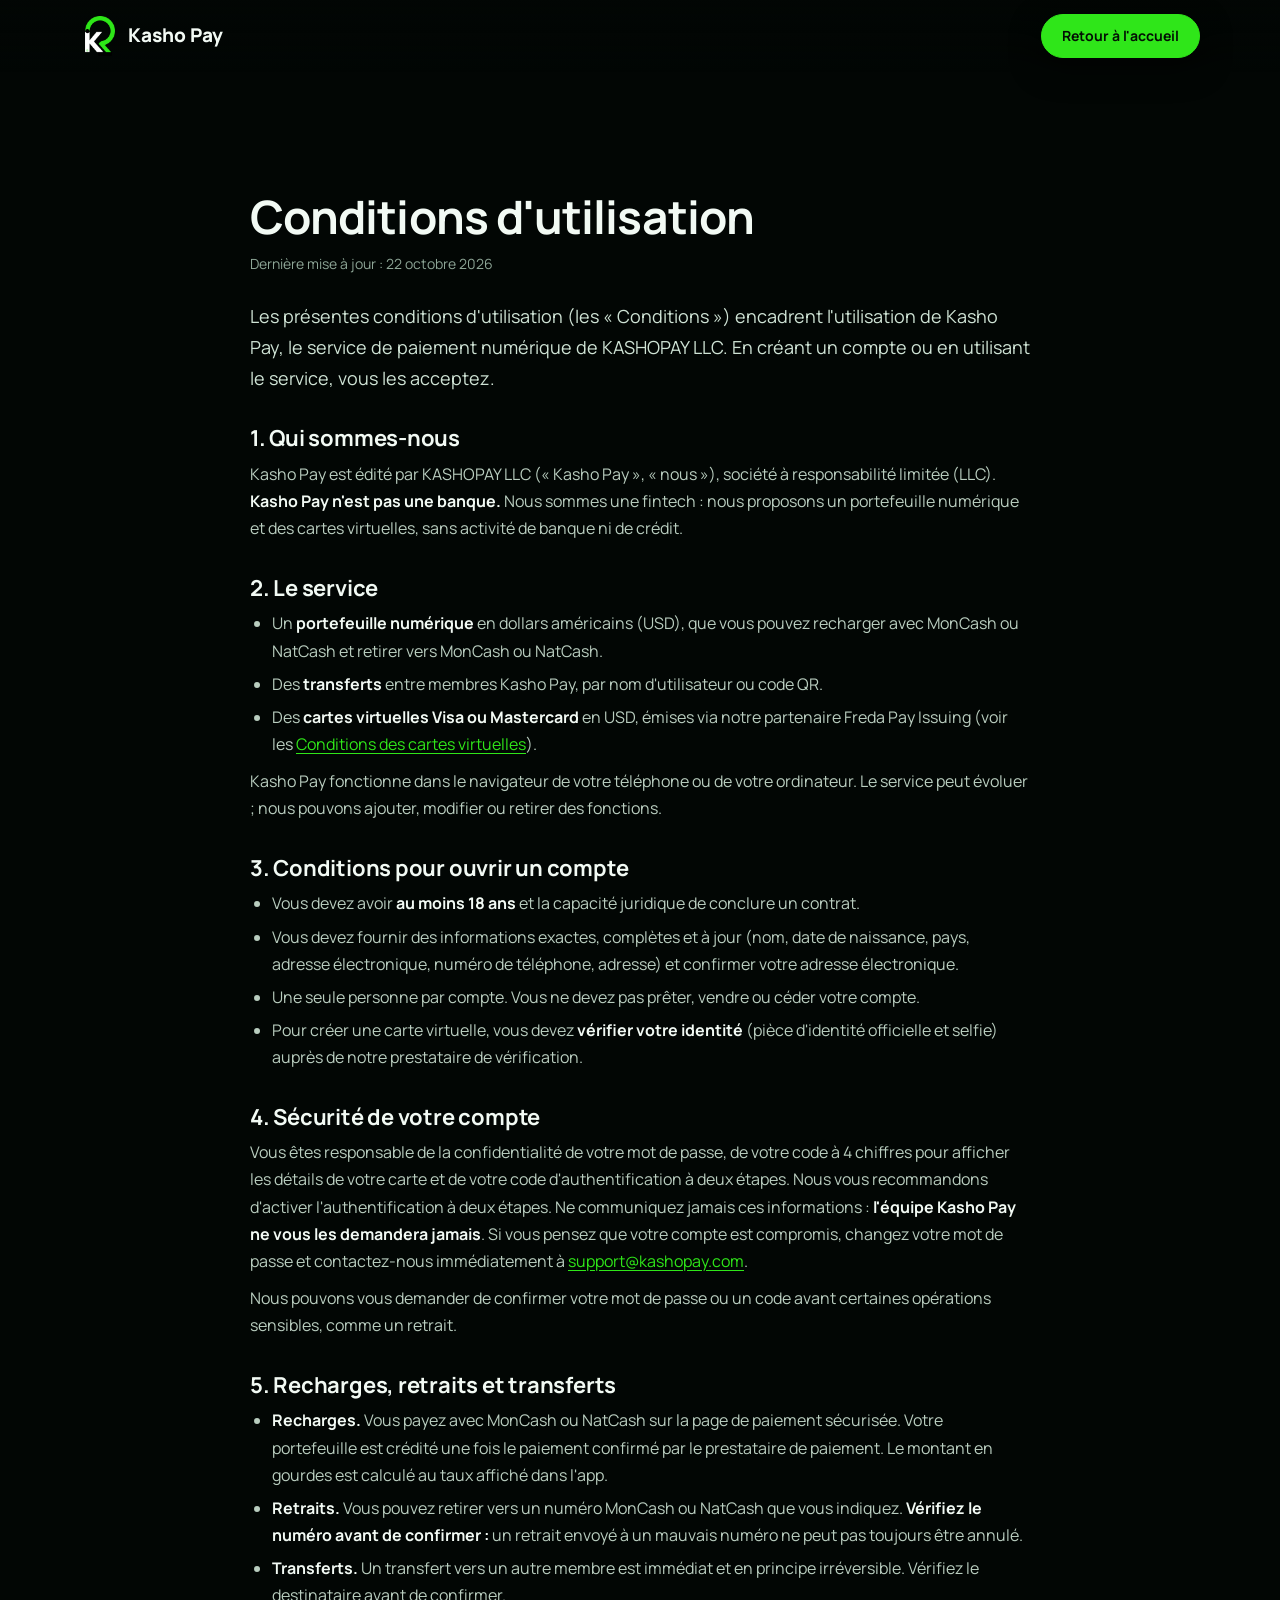
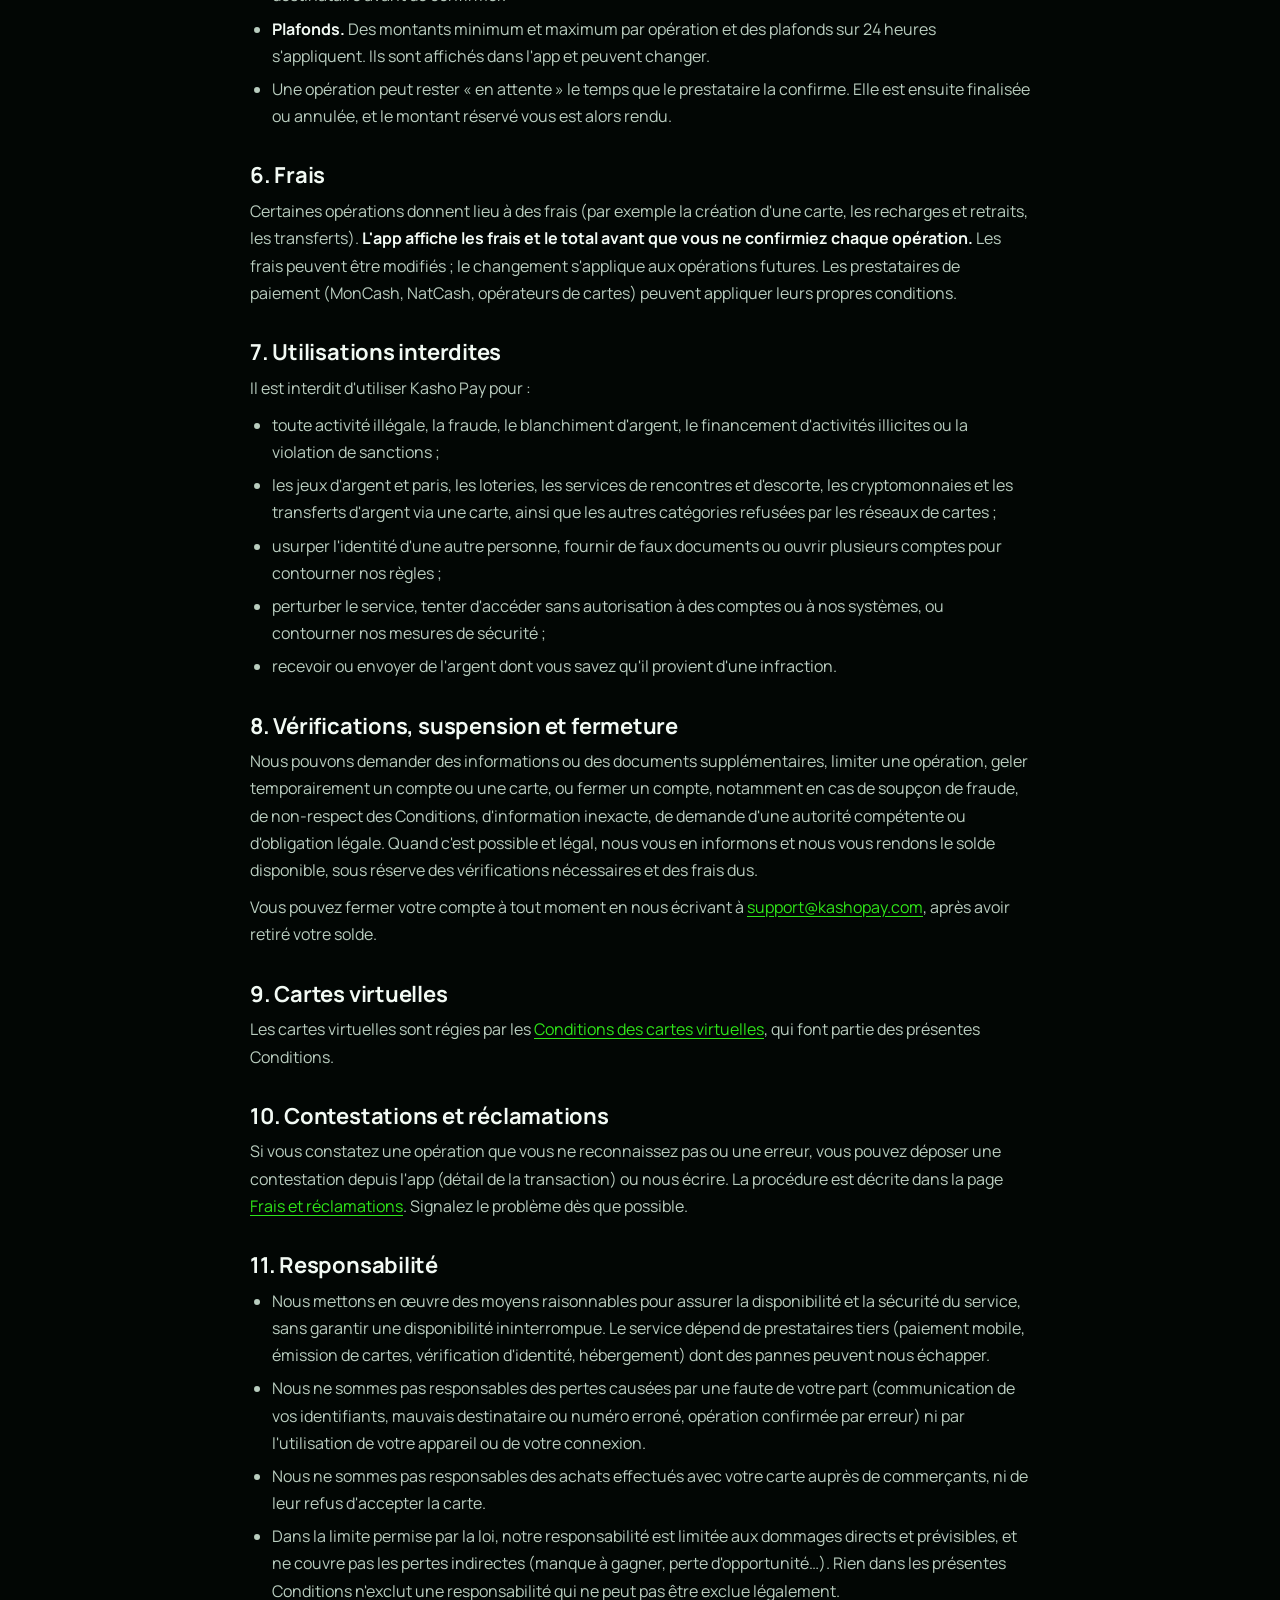
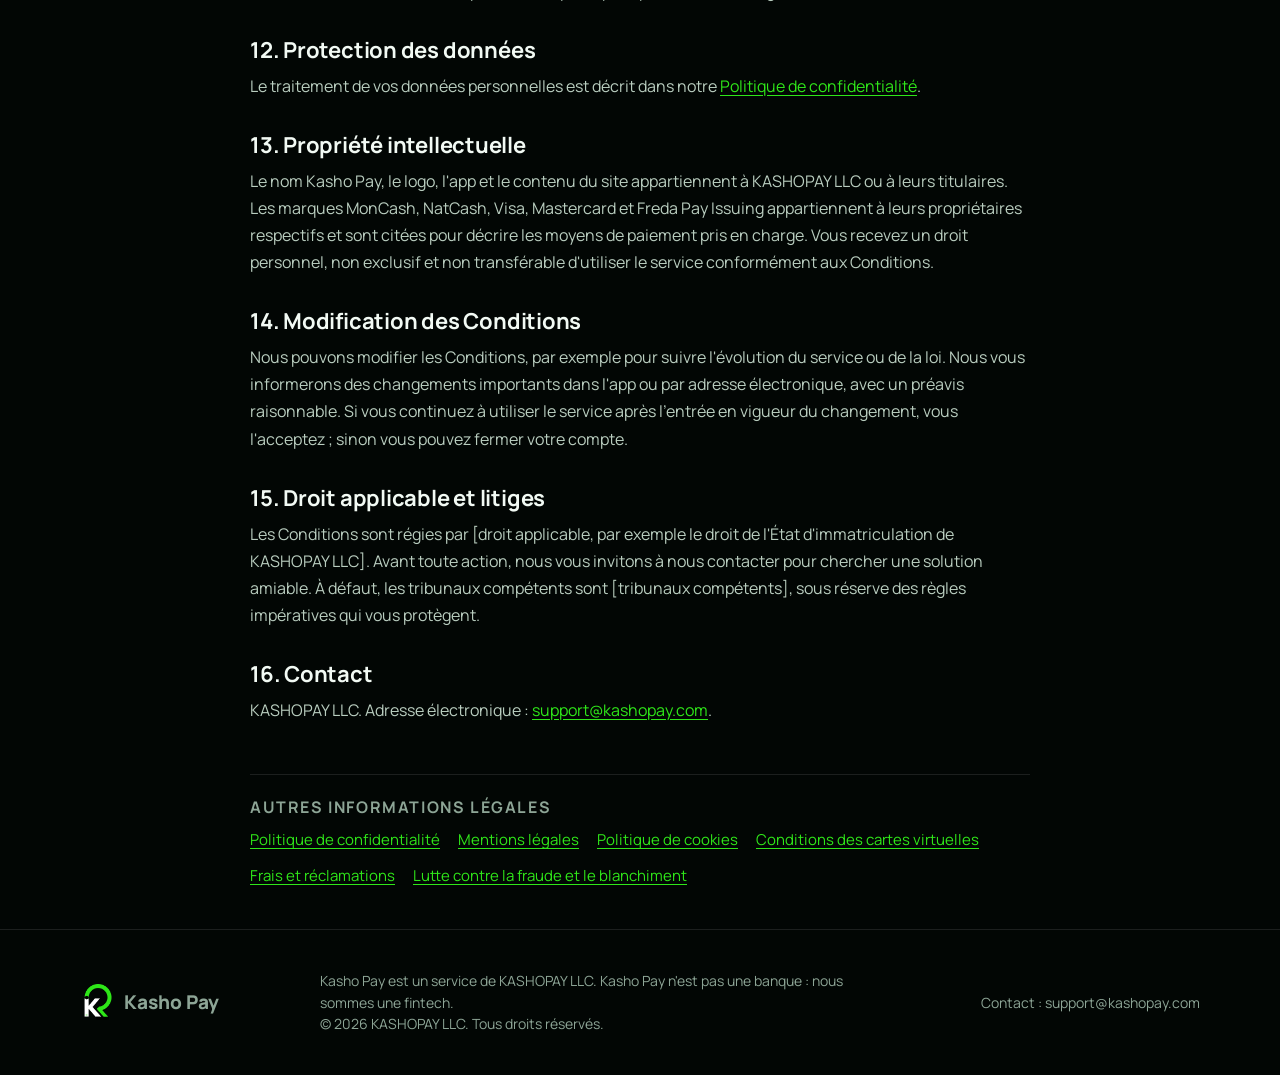
<file: conditions-utilisation/index.html>
<!doctype html>
<html lang="fr">
<head>
<meta charset="utf-8">
<meta name="viewport" content="width=device-width, initial-scale=1">
<title>Conditions d'utilisation | Kasho Pay</title>
<meta name="description" content="Les conditions d'utilisation du service Kasho Pay : compte, portefeuille, cartes virtuelles, frais, responsabilités.">
<meta name="robots" content="noindex, follow">
<meta name="theme-color" content="#020604">
<link rel="canonical" href="https://kashopay.com/conditions-utilisation/">
<link rel="icon" href="/favicon.ico" sizes="48x48">
<link rel="icon" href="/img/favicon-96.png" sizes="96x96" type="image/png">
<link rel="icon" href="/img/favicon-192.png" sizes="192x192" type="image/png">
<link rel="apple-touch-icon" href="/img/apple-touch-icon.png">
<meta property="og:type" content="article"><meta property="og:site_name" content="Kasho Pay"><meta property="og:locale" content="fr_HT">
<meta property="og:title" content="Conditions d'utilisation | Kasho Pay"><meta property="og:description" content="Les conditions d'utilisation du service Kasho Pay : compte, portefeuille, cartes virtuelles, frais, responsabilités."><meta property="og:url" content="https://kashopay.com/conditions-utilisation/">
<meta property="og:image" content="https://kashopay.com/img/og.jpg">
<link rel="preconnect" href="https://fonts.googleapis.com"><link rel="preconnect" href="https://fonts.gstatic.com" crossorigin>
<link rel="stylesheet" href="https://fonts.googleapis.com/css2?family=Manrope:wght@400;500;600;700;800&display=swap">
<link rel="stylesheet" href="/style.css">
</head>
<body class="legal-body">
<header class="top">
  <a class="logo" href="/" aria-label="Kasho Pay"><img src="/img/kasho-mark.webp" alt="" width="40" height="40"><span>Kasho Pay</span></a>
  <a class="pill small" href="/" style="margin-left:auto">Retour à l'accueil</a>
</header>
<main class="legal">
  <article>
    <h1>Conditions d'utilisation</h1>
    <p class="updated">Dernière mise à jour : 22 octobre 2026</p>
    
<p class="lead">Les présentes conditions d'utilisation (les « Conditions ») encadrent l'utilisation de Kasho Pay, le service de paiement numérique de KASHOPAY LLC. En créant un compte ou en utilisant le service, vous les acceptez.</p>

<h2>1. Qui sommes-nous</h2>
<p>Kasho Pay est édité par KASHOPAY LLC (« Kasho Pay », « nous »), société à responsabilité limitée (LLC). <strong>Kasho Pay n'est pas une banque.</strong> Nous sommes une fintech : nous proposons un portefeuille numérique et des cartes virtuelles, sans activité de banque ni de crédit.</p>

<h2>2. Le service</h2>
<ul>
  <li>Un <strong>portefeuille numérique</strong> en dollars américains (USD), que vous pouvez recharger avec MonCash ou NatCash et retirer vers MonCash ou NatCash.</li>
  <li>Des <strong>transferts</strong> entre membres Kasho Pay, par nom d'utilisateur ou code QR.</li>
  <li>Des <strong>cartes virtuelles Visa ou Mastercard</strong> en USD, émises via notre partenaire Freda Pay Issuing (voir les <a href="/conditions-cartes-virtuelles/">Conditions des cartes virtuelles</a>).</li>
</ul>
<p>Kasho Pay fonctionne dans le navigateur de votre téléphone ou de votre ordinateur. Le service peut évoluer ; nous pouvons ajouter, modifier ou retirer des fonctions.</p>

<h2>3. Conditions pour ouvrir un compte</h2>
<ul>
  <li>Vous devez avoir <strong>au moins 18 ans</strong> et la capacité juridique de conclure un contrat.</li>
  <li>Vous devez fournir des informations exactes, complètes et à jour (nom, date de naissance, pays, adresse électronique, numéro de téléphone, adresse) et confirmer votre adresse électronique.</li>
  <li>Une seule personne par compte. Vous ne devez pas prêter, vendre ou céder votre compte.</li>
  <li>Pour créer une carte virtuelle, vous devez <strong>vérifier votre identité</strong> (pièce d'identité officielle et selfie) auprès de notre prestataire de vérification.</li>
</ul>

<h2>4. Sécurité de votre compte</h2>
<p>Vous êtes responsable de la confidentialité de votre mot de passe, de votre code à 4 chiffres pour afficher les détails de votre carte et de votre code d'authentification à deux étapes. Nous vous recommandons d'activer l'authentification à deux étapes. Ne communiquez jamais ces informations : <strong>l'équipe Kasho Pay ne vous les demandera jamais</strong>. Si vous pensez que votre compte est compromis, changez votre mot de passe et contactez-nous immédiatement à <a href="mailto:support@kashopay.com">support@kashopay.com</a>.</p>
<p>Nous pouvons vous demander de confirmer votre mot de passe ou un code avant certaines opérations sensibles, comme un retrait.</p>

<h2>5. Recharges, retraits et transferts</h2>
<ul>
  <li><strong>Recharges.</strong> Vous payez avec MonCash ou NatCash sur la page de paiement sécurisée. Votre portefeuille est crédité une fois le paiement confirmé par le prestataire de paiement. Le montant en gourdes est calculé au taux affiché dans l'app.</li>
  <li><strong>Retraits.</strong> Vous pouvez retirer vers un numéro MonCash ou NatCash que vous indiquez. <strong>Vérifiez le numéro avant de confirmer :</strong> un retrait envoyé à un mauvais numéro ne peut pas toujours être annulé.</li>
  <li><strong>Transferts.</strong> Un transfert vers un autre membre est immédiat et en principe irréversible. Vérifiez le destinataire avant de confirmer.</li>
  <li><strong>Plafonds.</strong> Des montants minimum et maximum par opération et des plafonds sur 24 heures s'appliquent. Ils sont affichés dans l'app et peuvent changer.</li>
  <li>Une opération peut rester « en attente » le temps que le prestataire la confirme. Elle est ensuite finalisée ou annulée, et le montant réservé vous est alors rendu.</li>
</ul>

<h2>6. Frais</h2>
<p>Certaines opérations donnent lieu à des frais (par exemple la création d'une carte, les recharges et retraits, les transferts). <strong>L'app affiche les frais et le total avant que vous ne confirmiez chaque opération.</strong> Les frais peuvent être modifiés ; le changement s'applique aux opérations futures. Les prestataires de paiement (MonCash, NatCash, opérateurs de cartes) peuvent appliquer leurs propres conditions.</p>

<h2>7. Utilisations interdites</h2>
<p>Il est interdit d'utiliser Kasho Pay pour :</p>
<ul>
  <li>toute activité illégale, la fraude, le blanchiment d'argent, le financement d'activités illicites ou la violation de sanctions ;</li>
  <li>les jeux d'argent et paris, les loteries, les services de rencontres et d'escorte, les cryptomonnaies et les transferts d'argent via une carte, ainsi que les autres catégories refusées par les réseaux de cartes ;</li>
  <li>usurper l'identité d'une autre personne, fournir de faux documents ou ouvrir plusieurs comptes pour contourner nos règles ;</li>
  <li>perturber le service, tenter d'accéder sans autorisation à des comptes ou à nos systèmes, ou contourner nos mesures de sécurité ;</li>
  <li>recevoir ou envoyer de l'argent dont vous savez qu'il provient d'une infraction.</li>
</ul>

<h2>8. Vérifications, suspension et fermeture</h2>
<p>Nous pouvons demander des informations ou des documents supplémentaires, limiter une opération, geler temporairement un compte ou une carte, ou fermer un compte, notamment en cas de soupçon de fraude, de non-respect des Conditions, d'information inexacte, de demande d'une autorité compétente ou d'obligation légale. Quand c'est possible et légal, nous vous en informons et nous vous rendons le solde disponible, sous réserve des vérifications nécessaires et des frais dus.</p>
<p>Vous pouvez fermer votre compte à tout moment en nous écrivant à <a href="mailto:support@kashopay.com">support@kashopay.com</a>, après avoir retiré votre solde.</p>

<h2>9. Cartes virtuelles</h2>
<p>Les cartes virtuelles sont régies par les <a href="/conditions-cartes-virtuelles/">Conditions des cartes virtuelles</a>, qui font partie des présentes Conditions.</p>

<h2>10. Contestations et réclamations</h2>
<p>Si vous constatez une opération que vous ne reconnaissez pas ou une erreur, vous pouvez déposer une contestation depuis l'app (détail de la transaction) ou nous écrire. La procédure est décrite dans la page <a href="/frais-et-reclamations/">Frais et réclamations</a>. Signalez le problème dès que possible.</p>

<h2>11. Responsabilité</h2>
<ul>
  <li>Nous mettons en œuvre des moyens raisonnables pour assurer la disponibilité et la sécurité du service, sans garantir une disponibilité ininterrompue. Le service dépend de prestataires tiers (paiement mobile, émission de cartes, vérification d'identité, hébergement) dont des pannes peuvent nous échapper.</li>
  <li>Nous ne sommes pas responsables des pertes causées par une faute de votre part (communication de vos identifiants, mauvais destinataire ou numéro erroné, opération confirmée par erreur) ni par l'utilisation de votre appareil ou de votre connexion.</li>
  <li>Nous ne sommes pas responsables des achats effectués avec votre carte auprès de commerçants, ni de leur refus d'accepter la carte.</li>
  <li>Dans la limite permise par la loi, notre responsabilité est limitée aux dommages directs et prévisibles, et ne couvre pas les pertes indirectes (manque à gagner, perte d'opportunité…). Rien dans les présentes Conditions n'exclut une responsabilité qui ne peut pas être exclue légalement.</li>
</ul>

<h2>12. Protection des données</h2>
<p>Le traitement de vos données personnelles est décrit dans notre <a href="/politique-confidentialite/">Politique de confidentialité</a>.</p>

<h2>13. Propriété intellectuelle</h2>
<p>Le nom Kasho Pay, le logo, l'app et le contenu du site appartiennent à KASHOPAY LLC ou à leurs titulaires. Les marques MonCash, NatCash, Visa, Mastercard et Freda Pay Issuing appartiennent à leurs propriétaires respectifs et sont citées pour décrire les moyens de paiement pris en charge. Vous recevez un droit personnel, non exclusif et non transférable d'utiliser le service conformément aux Conditions.</p>

<h2>14. Modification des Conditions</h2>
<p>Nous pouvons modifier les Conditions, par exemple pour suivre l'évolution du service ou de la loi. Nous vous informerons des changements importants dans l'app ou par adresse électronique, avec un préavis raisonnable. Si vous continuez à utiliser le service après l'entrée en vigueur du changement, vous l'acceptez ; sinon vous pouvez fermer votre compte.</p>

<h2>15. Droit applicable et litiges</h2>
<p>Les Conditions sont régies par [droit applicable, par exemple le droit de l'État d'immatriculation de KASHOPAY LLC]. Avant toute action, nous vous invitons à nous contacter pour chercher une solution amiable. À défaut, les tribunaux compétents sont [tribunaux compétents], sous réserve des règles impératives qui vous protègent.</p>

<h2>16. Contact</h2>
<p>KASHOPAY LLC. Adresse électronique : <a href="mailto:support@kashopay.com">support@kashopay.com</a>.</p>
  </article>
  <nav class="legal-more" aria-label="Autres pages légales"><h2>Autres informations légales</h2><ul><li><a href="/politique-confidentialite/">Politique de confidentialité</a></li><li><a href="/mentions-legales/">Mentions légales</a></li><li><a href="/politique-cookies/">Politique de cookies</a></li><li><a href="/conditions-cartes-virtuelles/">Conditions des cartes virtuelles</a></li><li><a href="/frais-et-reclamations/">Frais et réclamations</a></li><li><a href="/lutte-contre-la-fraude/">Lutte contre la fraude et le blanchiment</a></li></ul></nav>
</main>
<footer class="foot"><div class="wrap foot-in"><a class="logo" href="/"><img src="/img/kasho-mark.webp" alt="" width="36" height="36"><span>Kasho Pay</span></a><p>Kasho Pay est un service de KASHOPAY LLC. Kasho Pay n'est pas une banque : nous sommes une fintech.<br>© 2026 KASHOPAY LLC. Tous droits réservés.</p><p class="fl">Contact : <a href="mailto:support@kashopay.com">support@kashopay.com</a></p></div></footer>
</body>
</html>
</file>
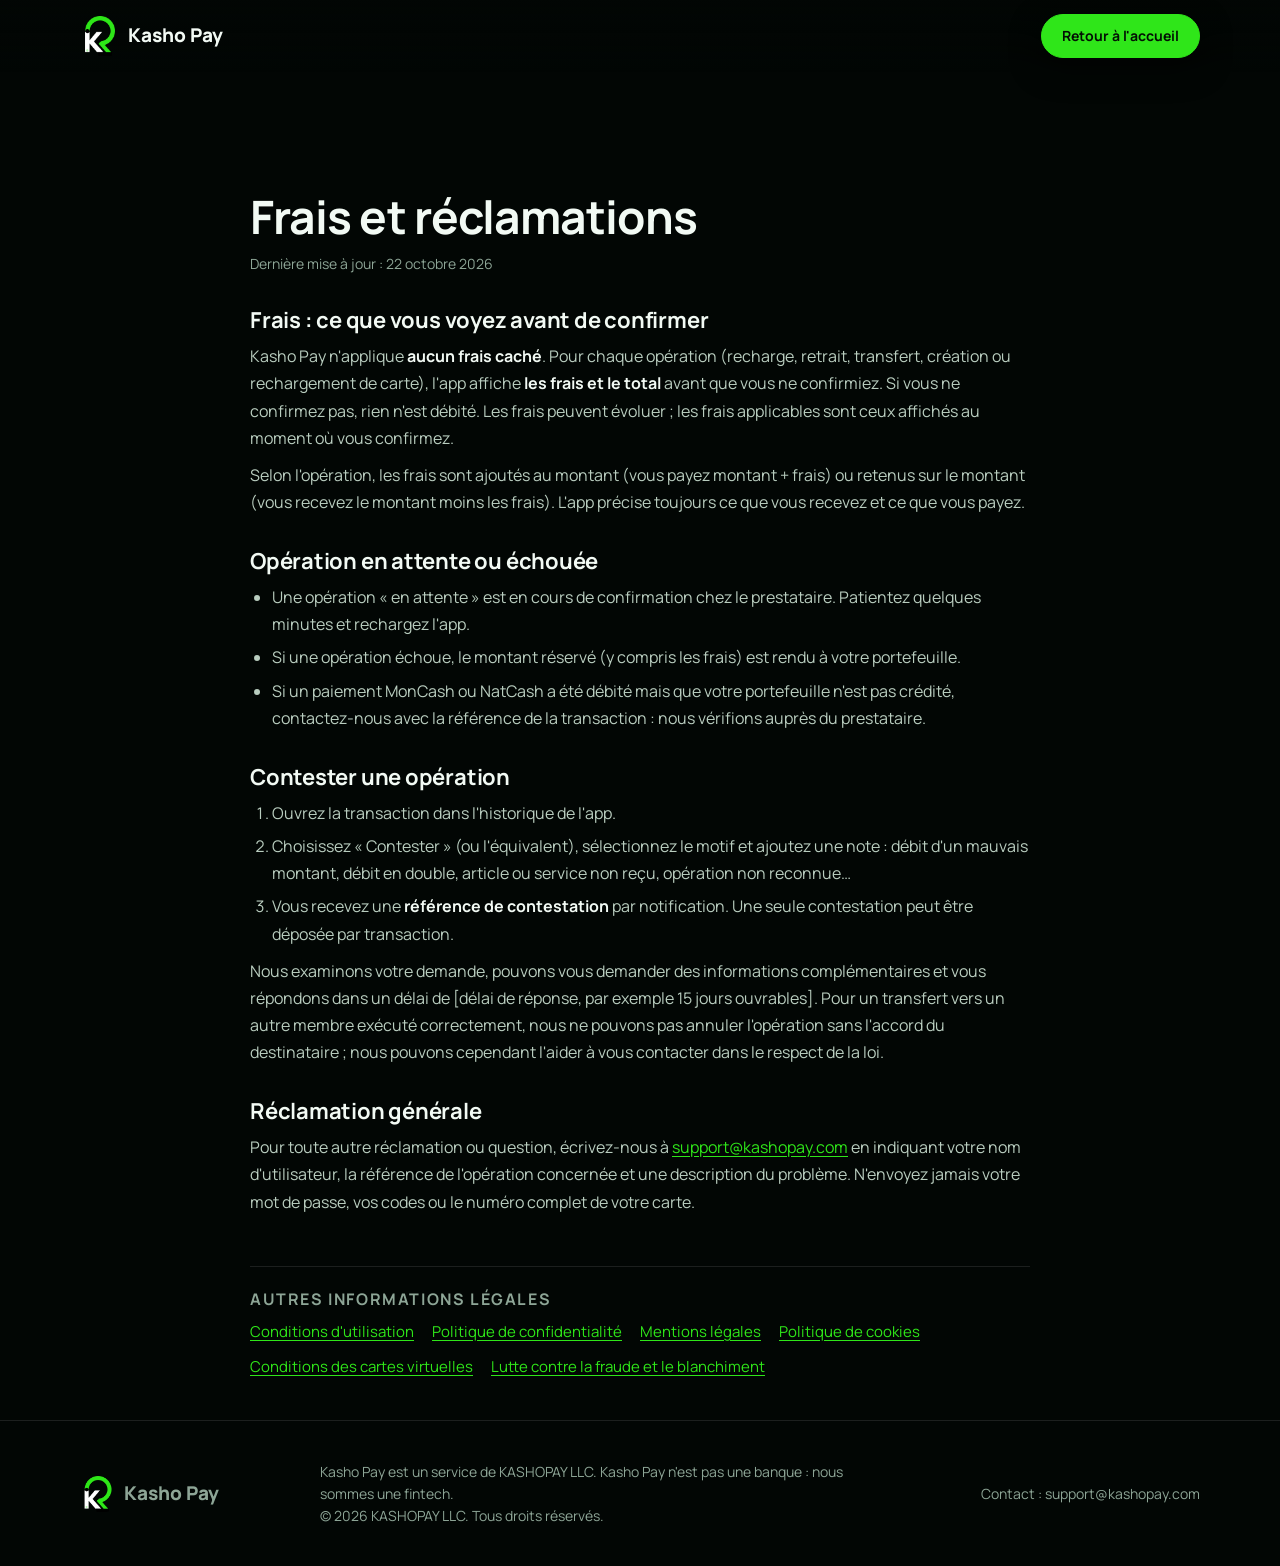
<file: frais-et-reclamations/index.html>
<!doctype html>
<html lang="fr">
<head>
<meta charset="utf-8">
<meta name="viewport" content="width=device-width, initial-scale=1">
<title>Frais et réclamations | Kasho Pay</title>
<meta name="description" content="Comment les frais Kasho Pay sont affichés, comment contester une opération et comment nous contacter pour une réclamation.">
<meta name="robots" content="noindex, follow">
<meta name="theme-color" content="#020604">
<link rel="canonical" href="https://kashopay.com/frais-et-reclamations/">
<link rel="icon" href="/favicon.ico" sizes="48x48">
<link rel="icon" href="/img/favicon-96.png" sizes="96x96" type="image/png">
<link rel="icon" href="/img/favicon-192.png" sizes="192x192" type="image/png">
<link rel="apple-touch-icon" href="/img/apple-touch-icon.png">
<meta property="og:type" content="article"><meta property="og:site_name" content="Kasho Pay"><meta property="og:locale" content="fr_HT">
<meta property="og:title" content="Frais et réclamations | Kasho Pay"><meta property="og:description" content="Comment les frais Kasho Pay sont affichés, comment contester une opération et comment nous contacter pour une réclamation."><meta property="og:url" content="https://kashopay.com/frais-et-reclamations/">
<meta property="og:image" content="https://kashopay.com/img/og.jpg">
<link rel="preconnect" href="https://fonts.googleapis.com"><link rel="preconnect" href="https://fonts.gstatic.com" crossorigin>
<link rel="stylesheet" href="https://fonts.googleapis.com/css2?family=Manrope:wght@400;500;600;700;800&display=swap">
<link rel="stylesheet" href="/style.css">
</head>
<body class="legal-body">
<header class="top">
  <a class="logo" href="/" aria-label="Kasho Pay"><img src="/img/kasho-mark.webp" alt="" width="40" height="40"><span>Kasho Pay</span></a>
  <a class="pill small" href="/" style="margin-left:auto">Retour à l'accueil</a>
</header>
<main class="legal">
  <article>
    <h1>Frais et réclamations</h1>
    <p class="updated">Dernière mise à jour : 22 octobre 2026</p>
    
<h2>Frais : ce que vous voyez avant de confirmer</h2>
<p>Kasho Pay n'applique <strong>aucun frais caché</strong>. Pour chaque opération (recharge, retrait, transfert, création ou rechargement de carte), l'app affiche <strong>les frais et le total</strong> avant que vous ne confirmiez. Si vous ne confirmez pas, rien n'est débité. Les frais peuvent évoluer ; les frais applicables sont ceux affichés au moment où vous confirmez.</p>
<p>Selon l'opération, les frais sont ajoutés au montant (vous payez montant + frais) ou retenus sur le montant (vous recevez le montant moins les frais). L'app précise toujours ce que vous recevez et ce que vous payez.</p>

<h2>Opération en attente ou échouée</h2>
<ul>
  <li>Une opération « en attente » est en cours de confirmation chez le prestataire. Patientez quelques minutes et rechargez l'app.</li>
  <li>Si une opération échoue, le montant réservé (y compris les frais) est rendu à votre portefeuille.</li>
  <li>Si un paiement MonCash ou NatCash a été débité mais que votre portefeuille n'est pas crédité, contactez-nous avec la référence de la transaction : nous vérifions auprès du prestataire.</li>
</ul>

<h2>Contester une opération</h2>
<ol>
  <li>Ouvrez la transaction dans l'historique de l'app.</li>
  <li>Choisissez « Contester » (ou l'équivalent), sélectionnez le motif et ajoutez une note : débit d'un mauvais montant, débit en double, article ou service non reçu, opération non reconnue…</li>
  <li>Vous recevez une <strong>référence de contestation</strong> par notification. Une seule contestation peut être déposée par transaction.</li>
</ol>
<p>Nous examinons votre demande, pouvons vous demander des informations complémentaires et vous répondons dans un délai de [délai de réponse, par exemple 15 jours ouvrables]. Pour un transfert vers un autre membre exécuté correctement, nous ne pouvons pas annuler l'opération sans l'accord du destinataire ; nous pouvons cependant l'aider à vous contacter dans le respect de la loi.</p>

<h2>Réclamation générale</h2>
<p>Pour toute autre réclamation ou question, écrivez-nous à <a href="mailto:support@kashopay.com">support@kashopay.com</a> en indiquant votre nom d'utilisateur, la référence de l'opération concernée et une description du problème. N'envoyez jamais votre mot de passe, vos codes ou le numéro complet de votre carte.</p>
  </article>
  <nav class="legal-more" aria-label="Autres pages légales"><h2>Autres informations légales</h2><ul><li><a href="/conditions-utilisation/">Conditions d'utilisation</a></li><li><a href="/politique-confidentialite/">Politique de confidentialité</a></li><li><a href="/mentions-legales/">Mentions légales</a></li><li><a href="/politique-cookies/">Politique de cookies</a></li><li><a href="/conditions-cartes-virtuelles/">Conditions des cartes virtuelles</a></li><li><a href="/lutte-contre-la-fraude/">Lutte contre la fraude et le blanchiment</a></li></ul></nav>
</main>
<footer class="foot"><div class="wrap foot-in"><a class="logo" href="/"><img src="/img/kasho-mark.webp" alt="" width="36" height="36"><span>Kasho Pay</span></a><p>Kasho Pay est un service de KASHOPAY LLC. Kasho Pay n'est pas une banque : nous sommes une fintech.<br>© 2026 KASHOPAY LLC. Tous droits réservés.</p><p class="fl">Contact : <a href="mailto:support@kashopay.com">support@kashopay.com</a></p></div></footer>
</body>
</html>
</file>
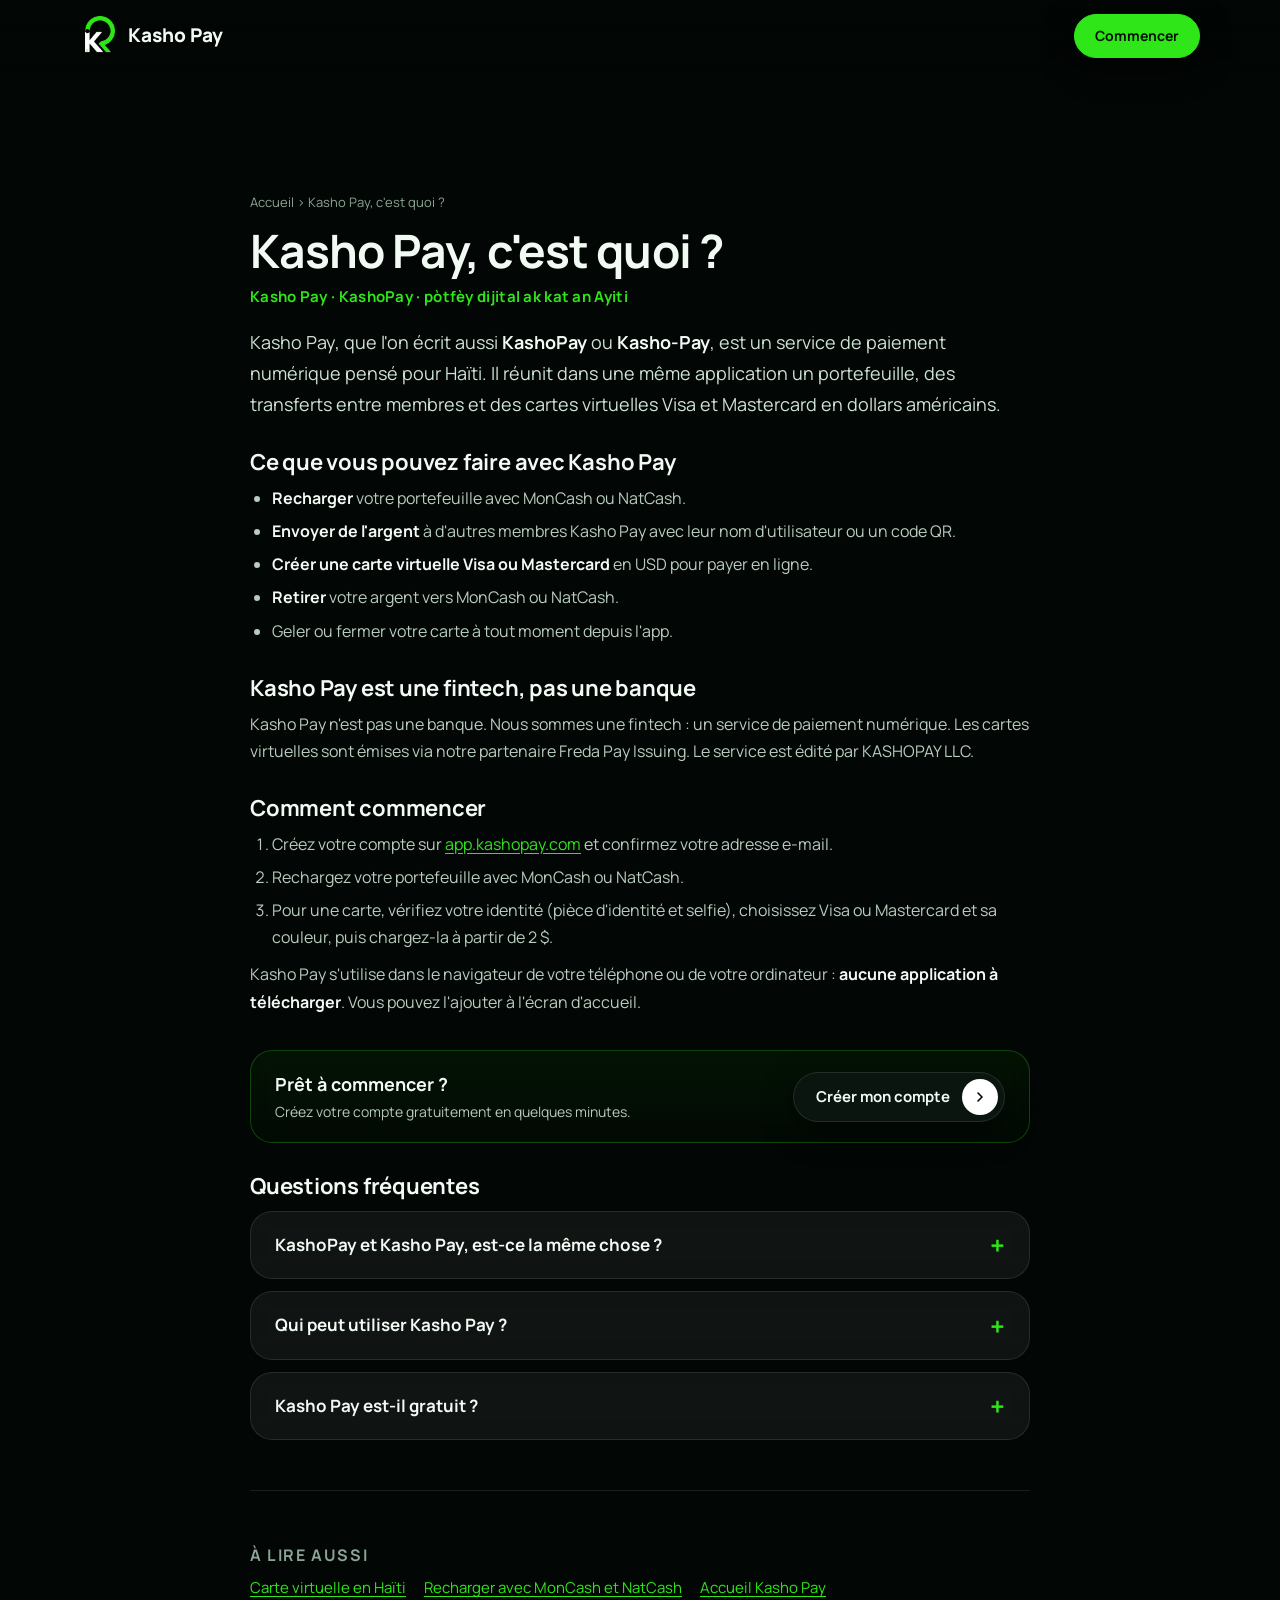
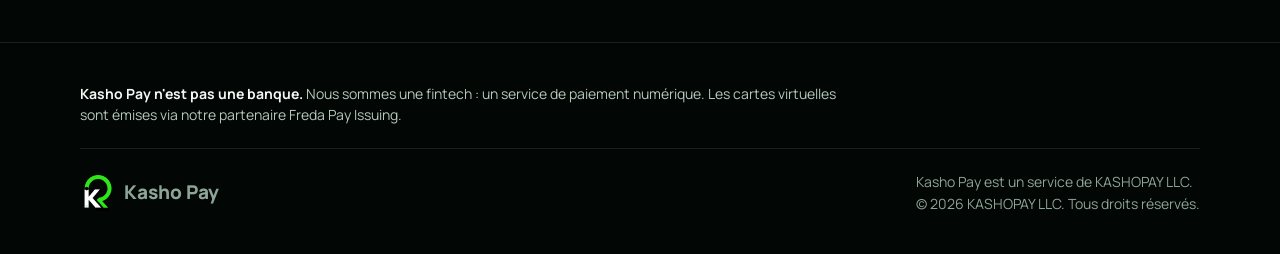
<file: kasho-pay/index.html>
<!doctype html>
<html lang="fr">
<head>
<meta charset="utf-8">
<meta name="viewport" content="width=device-width, initial-scale=1">
<title>Kasho Pay (KashoPay) : portefeuille et cartes en Haïti</title>
<meta name="description" content="Kasho Pay (KashoPay) : portefeuille numérique pour Haïti. Rechargez avec MonCash et NatCash, envoyez de l'argent, créez une carte Visa ou Mastercard.">
<meta name="robots" content="index, follow, max-image-preview:large">
<meta name="theme-color" content="#020604">
<link rel="canonical" href="https://kashopay.com/kasho-pay/">
<link rel="alternate" hreflang="fr" href="https://kashopay.com/kasho-pay/"><link rel="alternate" hreflang="x-default" href="https://kashopay.com/kasho-pay/">
<link rel="icon" href="/favicon.ico" sizes="48x48">
<link rel="icon" href="/img/favicon-96.png" sizes="96x96" type="image/png">
<link rel="apple-touch-icon" href="/img/apple-touch-icon.png">
<meta property="og:type" content="article"><meta property="og:site_name" content="Kasho Pay"><meta property="og:locale" content="fr_HT">
<meta property="og:title" content="Kasho Pay (KashoPay) : portefeuille et cartes en Haïti"><meta property="og:description" content="Kasho Pay (KashoPay) : portefeuille numérique pour Haïti. Rechargez avec MonCash et NatCash, envoyez de l'argent, créez une carte Visa ou Mastercard."><meta property="og:url" content="https://kashopay.com/kasho-pay/">
<meta property="og:image" content="https://kashopay.com/img/og.jpg"><meta property="og:image:width" content="1200"><meta property="og:image:height" content="630">
<meta name="twitter:card" content="summary_large_image"><meta name="twitter:title" content="Kasho Pay (KashoPay) : portefeuille et cartes en Haïti"><meta name="twitter:description" content="Kasho Pay (KashoPay) : portefeuille numérique pour Haïti. Rechargez avec MonCash et NatCash, envoyez de l'argent, créez une carte Visa ou Mastercard."><meta name="twitter:image" content="https://kashopay.com/img/og.jpg">
<link rel="preconnect" href="https://fonts.googleapis.com"><link rel="preconnect" href="https://fonts.gstatic.com" crossorigin>
<link rel="stylesheet" href="https://fonts.googleapis.com/css2?family=Manrope:wght@400;500;600;700;800&display=swap">
<link rel="stylesheet" href="/style.css">
<script type="application/ld+json">{"@context":"https://schema.org","@graph":[{"@type":"WebPage","@id":"https://kashopay.com/kasho-pay/#page","url":"https://kashopay.com/kasho-pay/","name":"Kasho Pay (KashoPay) : portefeuille et cartes en Haïti","description":"Kasho Pay (KashoPay) : portefeuille numérique pour Haïti. Rechargez avec MonCash et NatCash, envoyez de l'argent, créez une carte Visa ou Mastercard.","inLanguage":"fr","isPartOf":{"@id":"https://kashopay.com/#site"},"about":{"@id":"https://kashopay.com/#org"},"primaryImageOfPage":{"@id":"https://kashopay.com/#logo"}},{"@type":"BreadcrumbList","itemListElement":[{"@type":"ListItem","position":1,"name":"Accueil","item":"https://kashopay.com/"},{"@type":"ListItem","position":2,"name":"Kasho Pay, c'est quoi ?","item":"https://kashopay.com/kasho-pay/"}]},{"@type":"FAQPage","inLanguage":"fr","mainEntity":[{"@type":"Question","name":"KashoPay et Kasho Pay, est-ce la même chose ?","acceptedAnswer":{"@type":"Answer","text":"Oui. Kasho Pay, KashoPay et Kasho-Pay désignent le même service, accessible sur app.kashopay.com."}},{"@type":"Question","name":"Qui peut utiliser Kasho Pay ?","acceptedAnswer":{"@type":"Answer","text":"Toute personne de 18 ans ou plus qui crée un compte avec des informations exactes. Pour créer une carte, une vérification d'identité est demandée."}},{"@type":"Question","name":"Kasho Pay est-il gratuit ?","acceptedAnswer":{"@type":"Answer","text":"Créer un compte est gratuit. Certaines opérations ont des frais (par exemple la création d'une carte, 10 $). L'app affiche toujours les frais avant que vous confirmiez."}}]}]}</script>
</head>
<body class="legal-body">
<header class="top">
  <a class="logo" href="/" aria-label="Kasho Pay"><img src="/img/kasho-mark.webp" alt="" width="40" height="40"><span>Kasho Pay</span></a>
  <a class="pill small" href="https://app.kashopay.com/signup" style="margin-left:auto">Commencer</a>
</header>
<main class="legal guide">
  <nav class="crumbs" aria-label="Fil d'Ariane"><a href="/">Accueil</a> <span aria-hidden="true">›</span> <span>Kasho Pay, c'est quoi ?</span></nav>
  <article>
    <h1>Kasho Pay, c'est quoi ?</h1>
    <p class="ht-line" lang="ht">Kasho Pay · KashoPay · pòtfèy dijital ak kat an Ayiti</p>
    <p class="lead">Kasho Pay, que l'on écrit aussi <strong>KashoPay</strong> ou <strong>Kasho-Pay</strong>, est un service de paiement numérique pensé pour Haïti. Il réunit dans une même application un portefeuille, des transferts entre membres et des cartes virtuelles Visa et Mastercard en dollars américains.</p>
    <h2>Ce que vous pouvez faire avec Kasho Pay</h2>
<ul>
<li><strong>Recharger</strong> votre portefeuille avec MonCash ou NatCash.</li>
<li><strong>Envoyer de l'argent</strong> à d'autres membres Kasho Pay avec leur nom d'utilisateur ou un code QR.</li>
<li><strong>Créer une carte virtuelle Visa ou Mastercard</strong> en USD pour payer en ligne.</li>
<li><strong>Retirer</strong> votre argent vers MonCash ou NatCash.</li>
<li>Geler ou fermer votre carte à tout moment depuis l'app.</li>
</ul>
<h2>Kasho Pay est une fintech, pas une banque</h2>
<p>Kasho Pay n'est pas une banque. Nous sommes une fintech : un service de paiement numérique. Les cartes virtuelles sont émises via notre partenaire Freda Pay Issuing. Le service est édité par KASHOPAY LLC.</p>
<h2>Comment commencer</h2>
<ol>
<li>Créez votre compte sur <a href="https://app.kashopay.com/signup">app.kashopay.com</a> et confirmez votre adresse e-mail.</li>
<li>Rechargez votre portefeuille avec MonCash ou NatCash.</li>
<li>Pour une carte, vérifiez votre identité (pièce d'identité et selfie), choisissez Visa ou Mastercard et sa couleur, puis chargez-la à partir de 2 $.</li>
</ol>
<p>Kasho Pay s'utilise dans le navigateur de votre téléphone ou de votre ordinateur : <strong>aucune application à télécharger</strong>. Vous pouvez l'ajouter à l'écran d'accueil.</p>
    <div class="guide-cta glass"><div><b>Prêt à commencer ?</b><span>Créez votre compte gratuitement en quelques minutes.</span></div><a class="pill" href="https://app.kashopay.com/signup">Créer mon compte<span class="dot"><svg viewBox="0 0 24 24" width="16" height="16" aria-hidden="true"><path d="M9 6l6 6-6 6" fill="none" stroke="currentColor" stroke-width="2.4" stroke-linecap="round" stroke-linejoin="round"/></svg></span></a></div>
    <h2>Questions fréquentes</h2>
    <details class="glass"><summary>KashoPay et Kasho Pay, est-ce la même chose ?</summary><p>Oui. Kasho Pay, KashoPay et Kasho-Pay désignent le même service, accessible sur app.kashopay.com.</p></details><details class="glass"><summary>Qui peut utiliser Kasho Pay ?</summary><p>Toute personne de 18 ans ou plus qui crée un compte avec des informations exactes. Pour créer une carte, une vérification d'identité est demandée.</p></details><details class="glass"><summary>Kasho Pay est-il gratuit ?</summary><p>Créer un compte est gratuit. Certaines opérations ont des frais (par exemple la création d'une carte, 10 $). L'app affiche toujours les frais avant que vous confirmiez.</p></details>
  </article>
  <nav class="legal-more" aria-label="Pages liées"><h2>À lire aussi</h2><ul><li><a href="/carte-virtuelle-haiti/">Carte virtuelle en Haïti</a></li><li><a href="/recharger-moncash-natcash/">Recharger avec MonCash et NatCash</a></li><li><a href="/">Accueil Kasho Pay</a></li></ul></nav>
</main>
<footer class="foot"><div class="wrap notice"><p><strong>Kasho Pay n'est pas une banque.</strong> Nous sommes une fintech : un service de paiement numérique. Les cartes virtuelles sont émises via notre partenaire Freda Pay Issuing.</p></div><div class="wrap foot-in"><a class="logo" href="/"><img src="/img/kasho-mark.webp" alt="" width="36" height="36"><span>Kasho Pay</span></a><p>Kasho Pay est un service de KASHOPAY LLC.<br>© 2026 KASHOPAY LLC. Tous droits réservés.</p></div></footer>
</body>
</html>
</file>
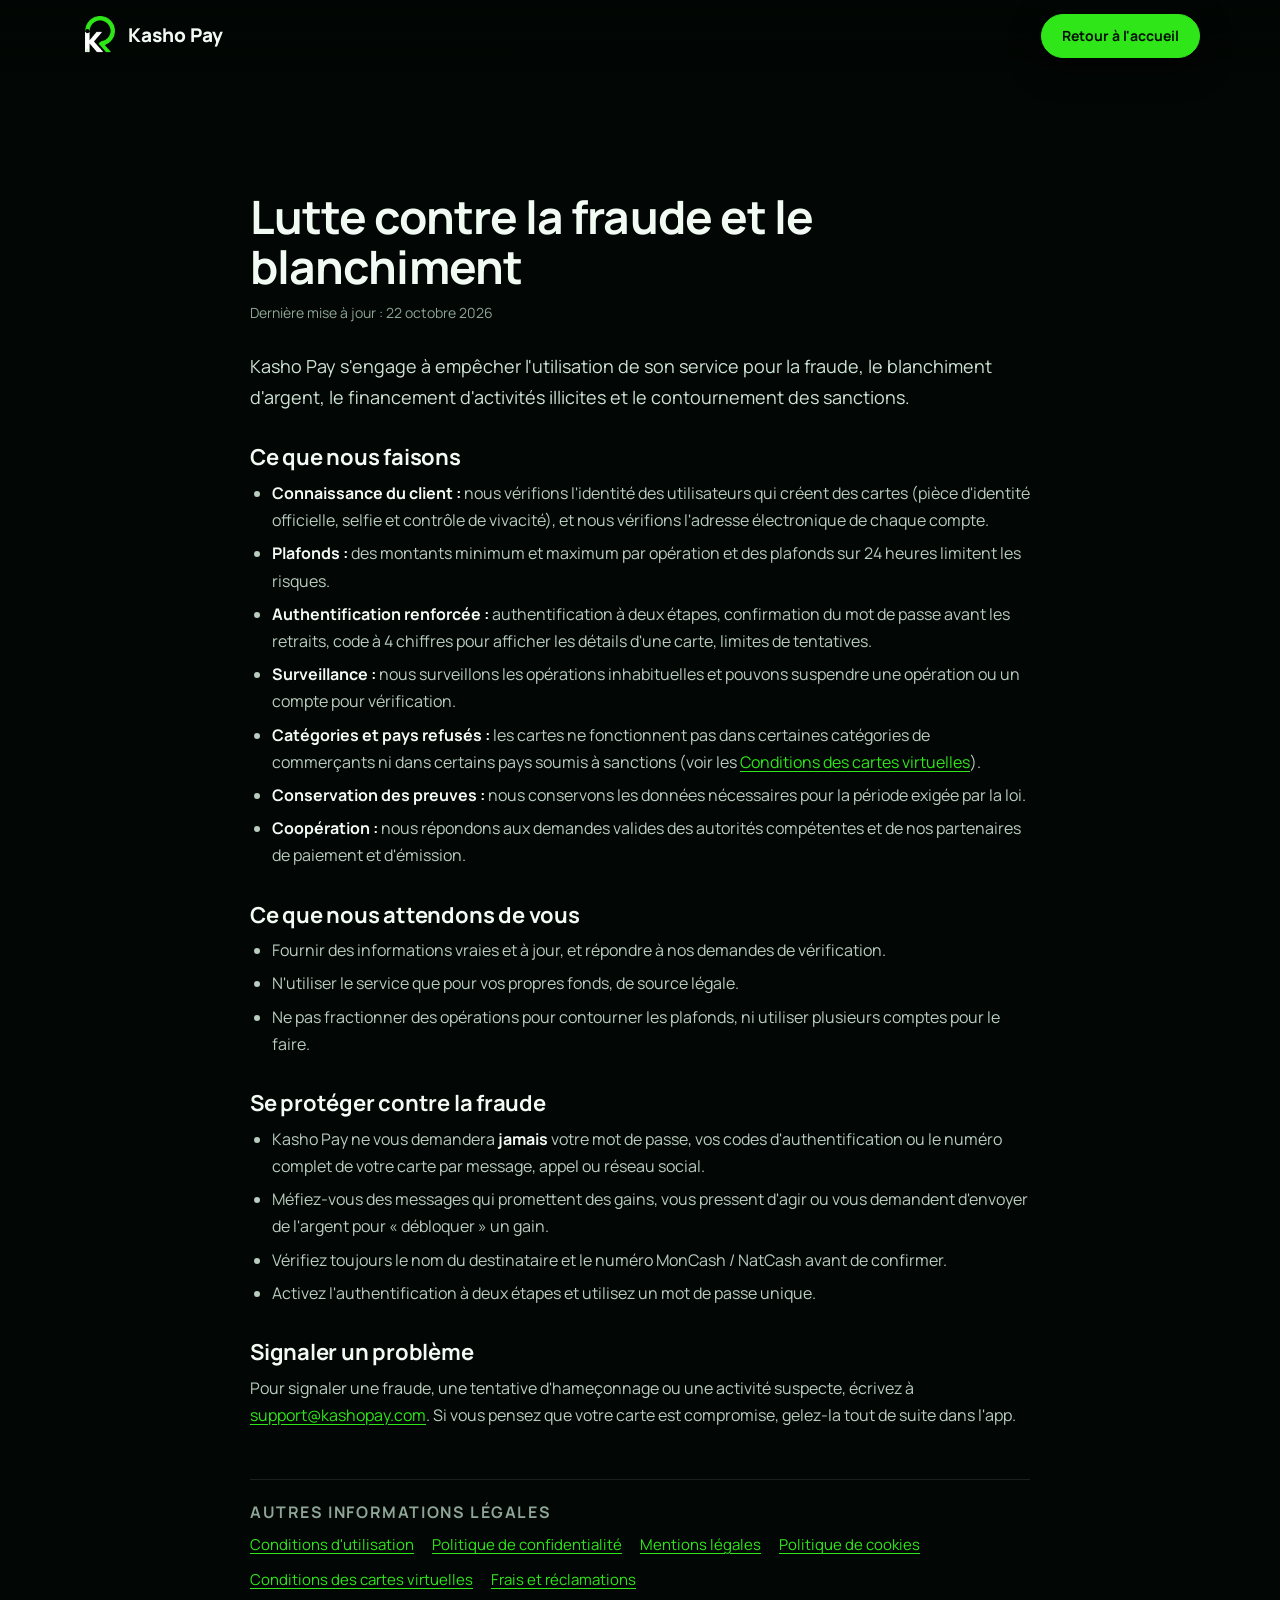
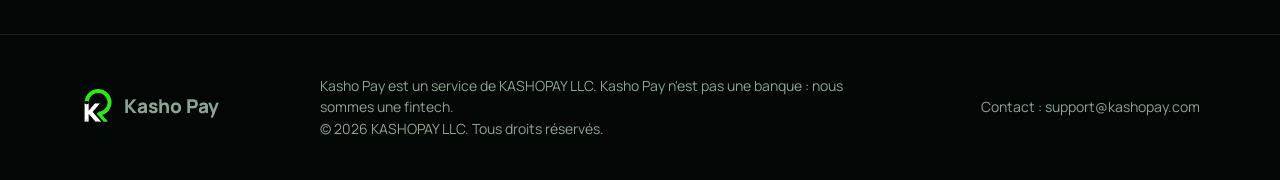
<file: lutte-contre-la-fraude/index.html>
<!doctype html>
<html lang="fr">
<head>
<meta charset="utf-8">
<meta name="viewport" content="width=device-width, initial-scale=1">
<title>Lutte contre la fraude et le blanchiment | Kasho Pay</title>
<meta name="description" content="Les mesures de Kasho Pay pour prévenir la fraude, le blanchiment d'argent et le financement d'activités illicites.">
<meta name="robots" content="index, follow">
<meta name="theme-color" content="#020604">
<link rel="canonical" href="https://kashopay.com/lutte-contre-la-fraude/">
<link rel="icon" href="/favicon.ico" sizes="48x48">
<link rel="icon" href="/img/favicon-96.png" sizes="96x96" type="image/png">
<link rel="icon" href="/img/favicon-192.png" sizes="192x192" type="image/png">
<link rel="apple-touch-icon" href="/img/apple-touch-icon.png">
<meta property="og:type" content="article"><meta property="og:site_name" content="Kasho Pay"><meta property="og:locale" content="fr_HT">
<meta property="og:title" content="Lutte contre la fraude et le blanchiment | Kasho Pay"><meta property="og:description" content="Les mesures de Kasho Pay pour prévenir la fraude, le blanchiment d'argent et le financement d'activités illicites."><meta property="og:url" content="https://kashopay.com/lutte-contre-la-fraude/">
<meta property="og:image" content="https://kashopay.com/img/og.jpg">
<link rel="preconnect" href="https://fonts.googleapis.com"><link rel="preconnect" href="https://fonts.gstatic.com" crossorigin>
<link rel="stylesheet" href="https://fonts.googleapis.com/css2?family=Manrope:wght@400;500;600;700;800&display=swap">
<link rel="stylesheet" href="/style.css">
</head>
<body class="legal-body">
<header class="top">
  <a class="logo" href="/" aria-label="Kasho Pay"><img src="/img/kasho-mark.webp" alt="" width="40" height="40"><span>Kasho Pay</span></a>
  <a class="pill small" href="/" style="margin-left:auto">Retour à l'accueil</a>
</header>
<main class="legal">
  <article>
    <h1>Lutte contre la fraude et le blanchiment</h1>
    <p class="updated">Dernière mise à jour : 22 octobre 2026</p>
    
<p class="lead">Kasho Pay s'engage à empêcher l'utilisation de son service pour la fraude, le blanchiment d'argent, le financement d'activités illicites et le contournement des sanctions.</p>

<h2>Ce que nous faisons</h2>
<ul>
  <li><strong>Connaissance du client :</strong> nous vérifions l'identité des utilisateurs qui créent des cartes (pièce d'identité officielle, selfie et contrôle de vivacité), et nous vérifions l'adresse électronique de chaque compte.</li>
  <li><strong>Plafonds :</strong> des montants minimum et maximum par opération et des plafonds sur 24 heures limitent les risques.</li>
  <li><strong>Authentification renforcée :</strong> authentification à deux étapes, confirmation du mot de passe avant les retraits, code à 4 chiffres pour afficher les détails d'une carte, limites de tentatives.</li>
  <li><strong>Surveillance :</strong> nous surveillons les opérations inhabituelles et pouvons suspendre une opération ou un compte pour vérification.</li>
  <li><strong>Catégories et pays refusés :</strong> les cartes ne fonctionnent pas dans certaines catégories de commerçants ni dans certains pays soumis à sanctions (voir les <a href="/conditions-cartes-virtuelles/">Conditions des cartes virtuelles</a>).</li>
  <li><strong>Conservation des preuves :</strong> nous conservons les données nécessaires pour la période exigée par la loi.</li>
  <li><strong>Coopération :</strong> nous répondons aux demandes valides des autorités compétentes et de nos partenaires de paiement et d'émission.</li>
</ul>

<h2>Ce que nous attendons de vous</h2>
<ul>
  <li>Fournir des informations vraies et à jour, et répondre à nos demandes de vérification.</li>
  <li>N'utiliser le service que pour vos propres fonds, de source légale.</li>
  <li>Ne pas fractionner des opérations pour contourner les plafonds, ni utiliser plusieurs comptes pour le faire.</li>
</ul>

<h2>Se protéger contre la fraude</h2>
<ul>
  <li>Kasho Pay ne vous demandera <strong>jamais</strong> votre mot de passe, vos codes d'authentification ou le numéro complet de votre carte par message, appel ou réseau social.</li>
  <li>Méfiez-vous des messages qui promettent des gains, vous pressent d'agir ou vous demandent d'envoyer de l'argent pour « débloquer » un gain.</li>
  <li>Vérifiez toujours le nom du destinataire et le numéro MonCash / NatCash avant de confirmer.</li>
  <li>Activez l'authentification à deux étapes et utilisez un mot de passe unique.</li>
</ul>

<h2>Signaler un problème</h2>
<p>Pour signaler une fraude, une tentative d'hameçonnage ou une activité suspecte, écrivez à <a href="mailto:support@kashopay.com">support@kashopay.com</a>. Si vous pensez que votre carte est compromise, gelez-la tout de suite dans l'app.</p>
  </article>
  <nav class="legal-more" aria-label="Autres pages légales"><h2>Autres informations légales</h2><ul><li><a href="/conditions-utilisation/">Conditions d'utilisation</a></li><li><a href="/politique-confidentialite/">Politique de confidentialité</a></li><li><a href="/mentions-legales/">Mentions légales</a></li><li><a href="/politique-cookies/">Politique de cookies</a></li><li><a href="/conditions-cartes-virtuelles/">Conditions des cartes virtuelles</a></li><li><a href="/frais-et-reclamations/">Frais et réclamations</a></li></ul></nav>
</main>
<footer class="foot"><div class="wrap foot-in"><a class="logo" href="/"><img src="/img/kasho-mark.webp" alt="" width="36" height="36"><span>Kasho Pay</span></a><p>Kasho Pay est un service de KASHOPAY LLC. Kasho Pay n'est pas une banque : nous sommes une fintech.<br>© 2026 KASHOPAY LLC. Tous droits réservés.</p><p class="fl">Contact : <a href="mailto:support@kashopay.com">support@kashopay.com</a></p></div></footer>
</body>
</html>
</file>
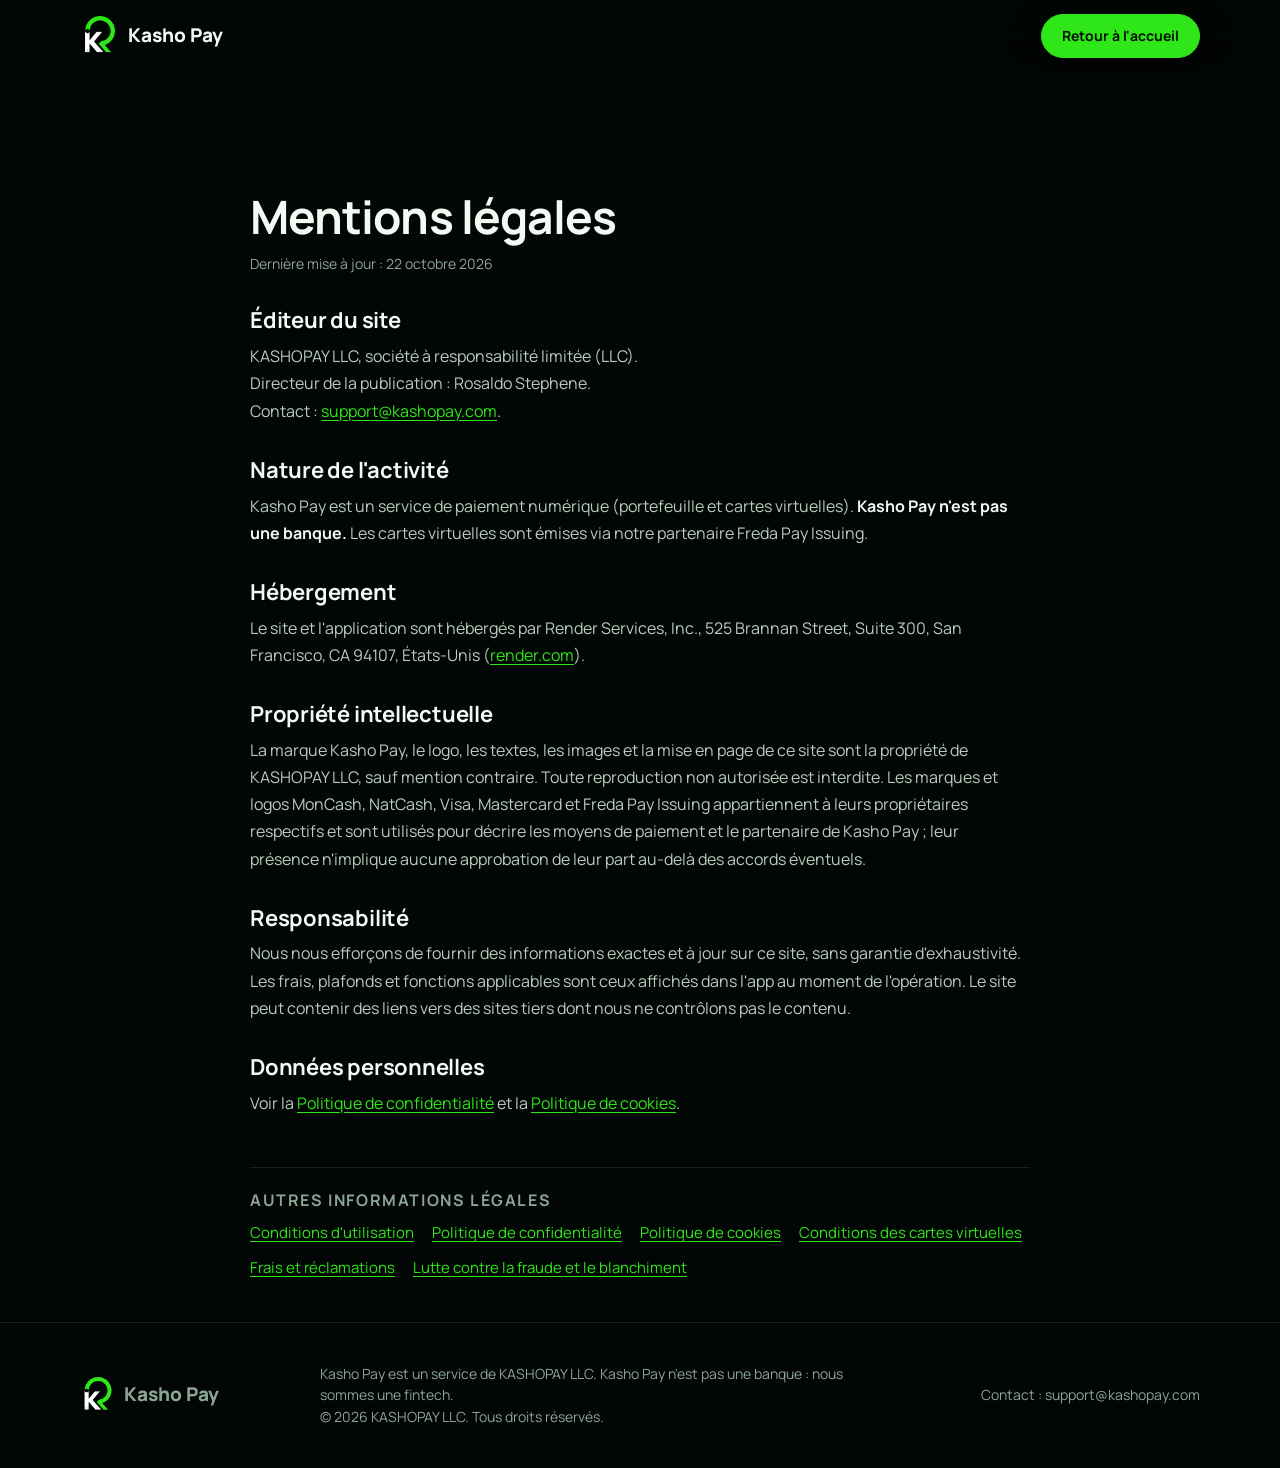
<file: mentions-legales/index.html>
<!doctype html>
<html lang="fr">
<head>
<meta charset="utf-8">
<meta name="viewport" content="width=device-width, initial-scale=1">
<title>Mentions légales | Kasho Pay</title>
<meta name="description" content="Mentions légales du site Kasho Pay : éditeur, hébergeur, contact, propriété intellectuelle.">
<meta name="robots" content="index, follow">
<meta name="theme-color" content="#020604">
<link rel="canonical" href="https://kashopay.com/mentions-legales/">
<link rel="icon" href="/favicon.ico" sizes="48x48">
<link rel="icon" href="/img/favicon-96.png" sizes="96x96" type="image/png">
<link rel="icon" href="/img/favicon-192.png" sizes="192x192" type="image/png">
<link rel="apple-touch-icon" href="/img/apple-touch-icon.png">
<meta property="og:type" content="article"><meta property="og:site_name" content="Kasho Pay"><meta property="og:locale" content="fr_HT">
<meta property="og:title" content="Mentions légales | Kasho Pay"><meta property="og:description" content="Mentions légales du site Kasho Pay : éditeur, hébergeur, contact, propriété intellectuelle."><meta property="og:url" content="https://kashopay.com/mentions-legales/">
<meta property="og:image" content="https://kashopay.com/img/og.jpg">
<link rel="preconnect" href="https://fonts.googleapis.com"><link rel="preconnect" href="https://fonts.gstatic.com" crossorigin>
<link rel="stylesheet" href="https://fonts.googleapis.com/css2?family=Manrope:wght@400;500;600;700;800&display=swap">
<link rel="stylesheet" href="/style.css">
</head>
<body class="legal-body">
<header class="top">
  <a class="logo" href="/" aria-label="Kasho Pay"><img src="/img/kasho-mark.webp" alt="" width="40" height="40"><span>Kasho Pay</span></a>
  <a class="pill small" href="/" style="margin-left:auto">Retour à l'accueil</a>
</header>
<main class="legal">
  <article>
    <h1>Mentions légales</h1>
    <p class="updated">Dernière mise à jour : 22 octobre 2026</p>
    
<h2>Éditeur du site</h2>
<p>KASHOPAY LLC, société à responsabilité limitée (LLC).<br>
Directeur de la publication : Rosaldo Stephene.<br>
Contact : <a href="mailto:support@kashopay.com">support@kashopay.com</a>.</p>

<h2>Nature de l'activité</h2>
<p>Kasho Pay est un service de paiement numérique (portefeuille et cartes virtuelles). <strong>Kasho Pay n'est pas une banque.</strong> Les cartes virtuelles sont émises via notre partenaire Freda Pay Issuing.</p>

<h2>Hébergement</h2>
<p>Le site et l'application sont hébergés par Render Services, Inc., 525 Brannan Street, Suite 300, San Francisco, CA 94107, États-Unis (<a href="https://render.com" rel="noopener">render.com</a>).</p>

<h2>Propriété intellectuelle</h2>
<p>La marque Kasho Pay, le logo, les textes, les images et la mise en page de ce site sont la propriété de KASHOPAY LLC, sauf mention contraire. Toute reproduction non autorisée est interdite. Les marques et logos MonCash, NatCash, Visa, Mastercard et Freda Pay Issuing appartiennent à leurs propriétaires respectifs et sont utilisés pour décrire les moyens de paiement et le partenaire de Kasho Pay ; leur présence n'implique aucune approbation de leur part au-delà des accords éventuels.</p>

<h2>Responsabilité</h2>
<p>Nous nous efforçons de fournir des informations exactes et à jour sur ce site, sans garantie d'exhaustivité. Les frais, plafonds et fonctions applicables sont ceux affichés dans l'app au moment de l'opération. Le site peut contenir des liens vers des sites tiers dont nous ne contrôlons pas le contenu.</p>

<h2>Données personnelles</h2>
<p>Voir la <a href="/politique-confidentialite/">Politique de confidentialité</a> et la <a href="/politique-cookies/">Politique de cookies</a>.</p>
  </article>
  <nav class="legal-more" aria-label="Autres pages légales"><h2>Autres informations légales</h2><ul><li><a href="/conditions-utilisation/">Conditions d'utilisation</a></li><li><a href="/politique-confidentialite/">Politique de confidentialité</a></li><li><a href="/politique-cookies/">Politique de cookies</a></li><li><a href="/conditions-cartes-virtuelles/">Conditions des cartes virtuelles</a></li><li><a href="/frais-et-reclamations/">Frais et réclamations</a></li><li><a href="/lutte-contre-la-fraude/">Lutte contre la fraude et le blanchiment</a></li></ul></nav>
</main>
<footer class="foot"><div class="wrap foot-in"><a class="logo" href="/"><img src="/img/kasho-mark.webp" alt="" width="36" height="36"><span>Kasho Pay</span></a><p>Kasho Pay est un service de KASHOPAY LLC. Kasho Pay n'est pas une banque : nous sommes une fintech.<br>© 2026 KASHOPAY LLC. Tous droits réservés.</p><p class="fl">Contact : <a href="mailto:support@kashopay.com">support@kashopay.com</a></p></div></footer>
</body>
</html>
</file>
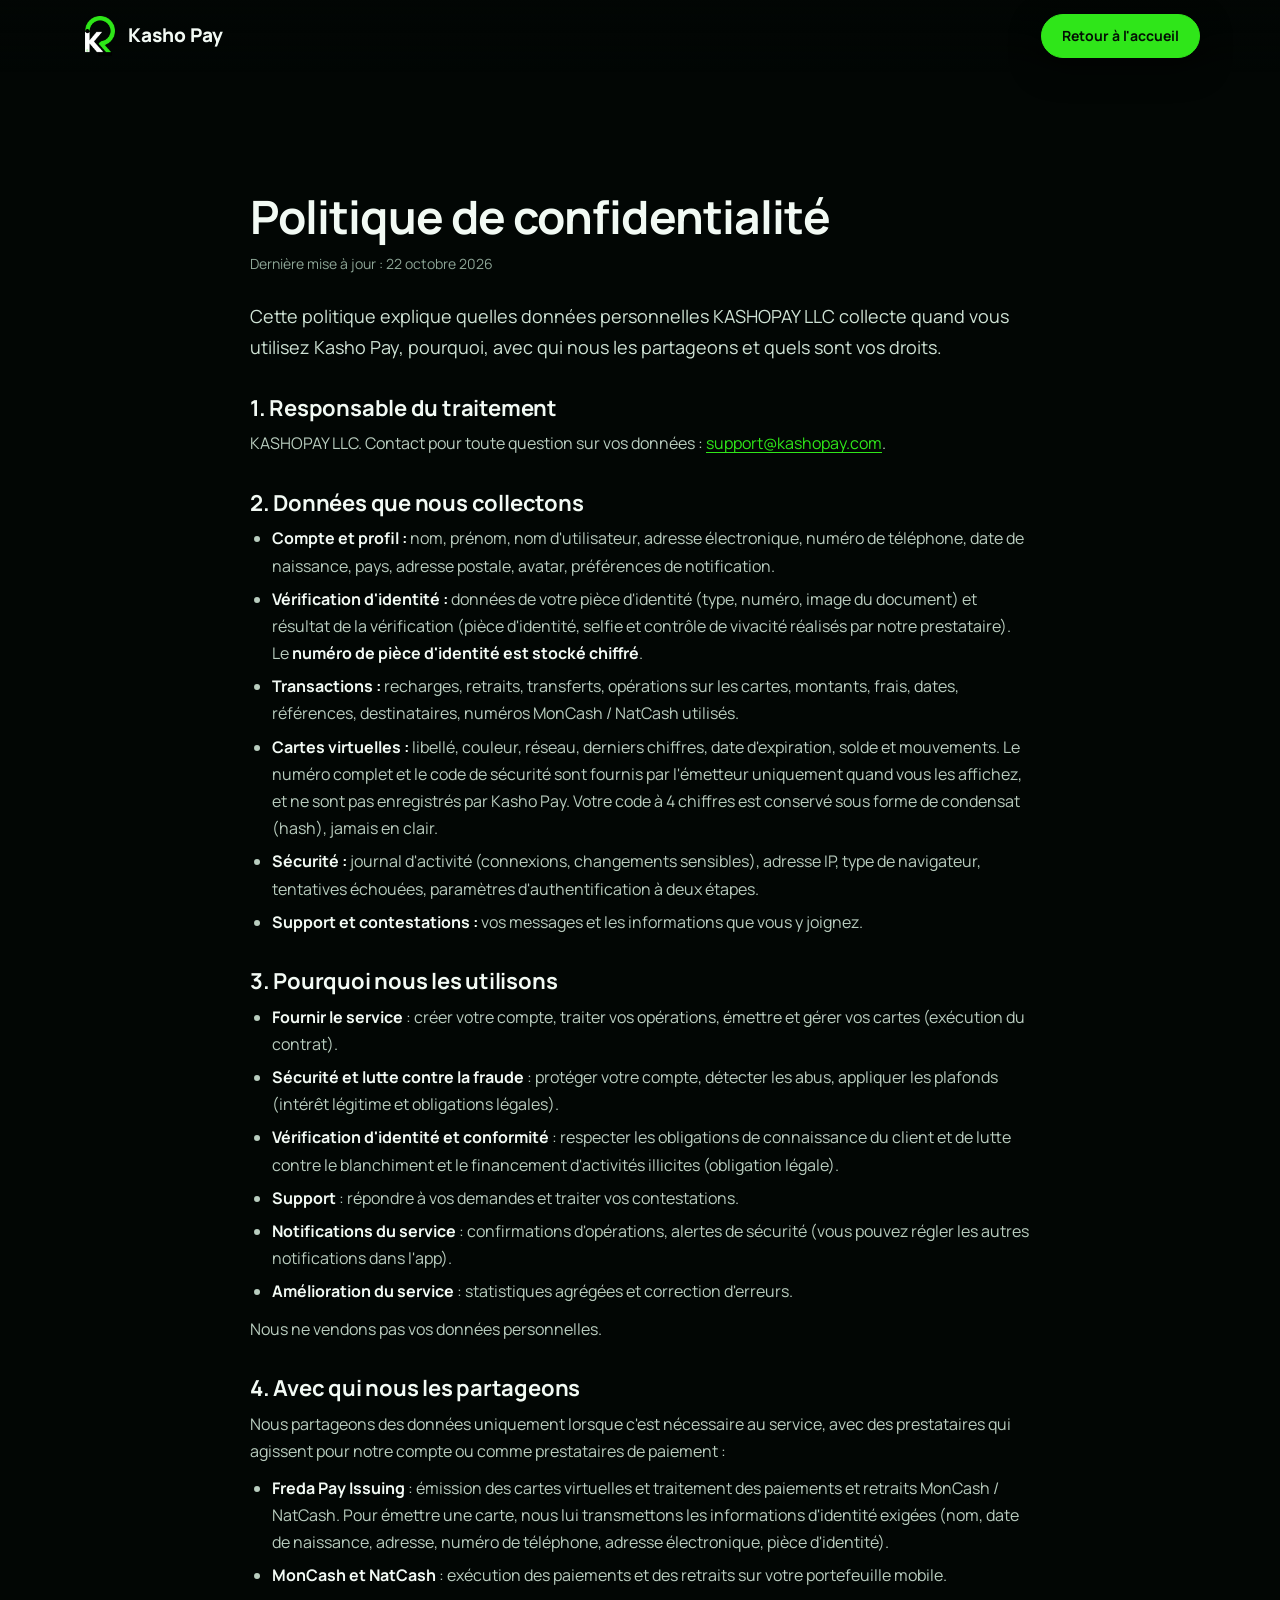
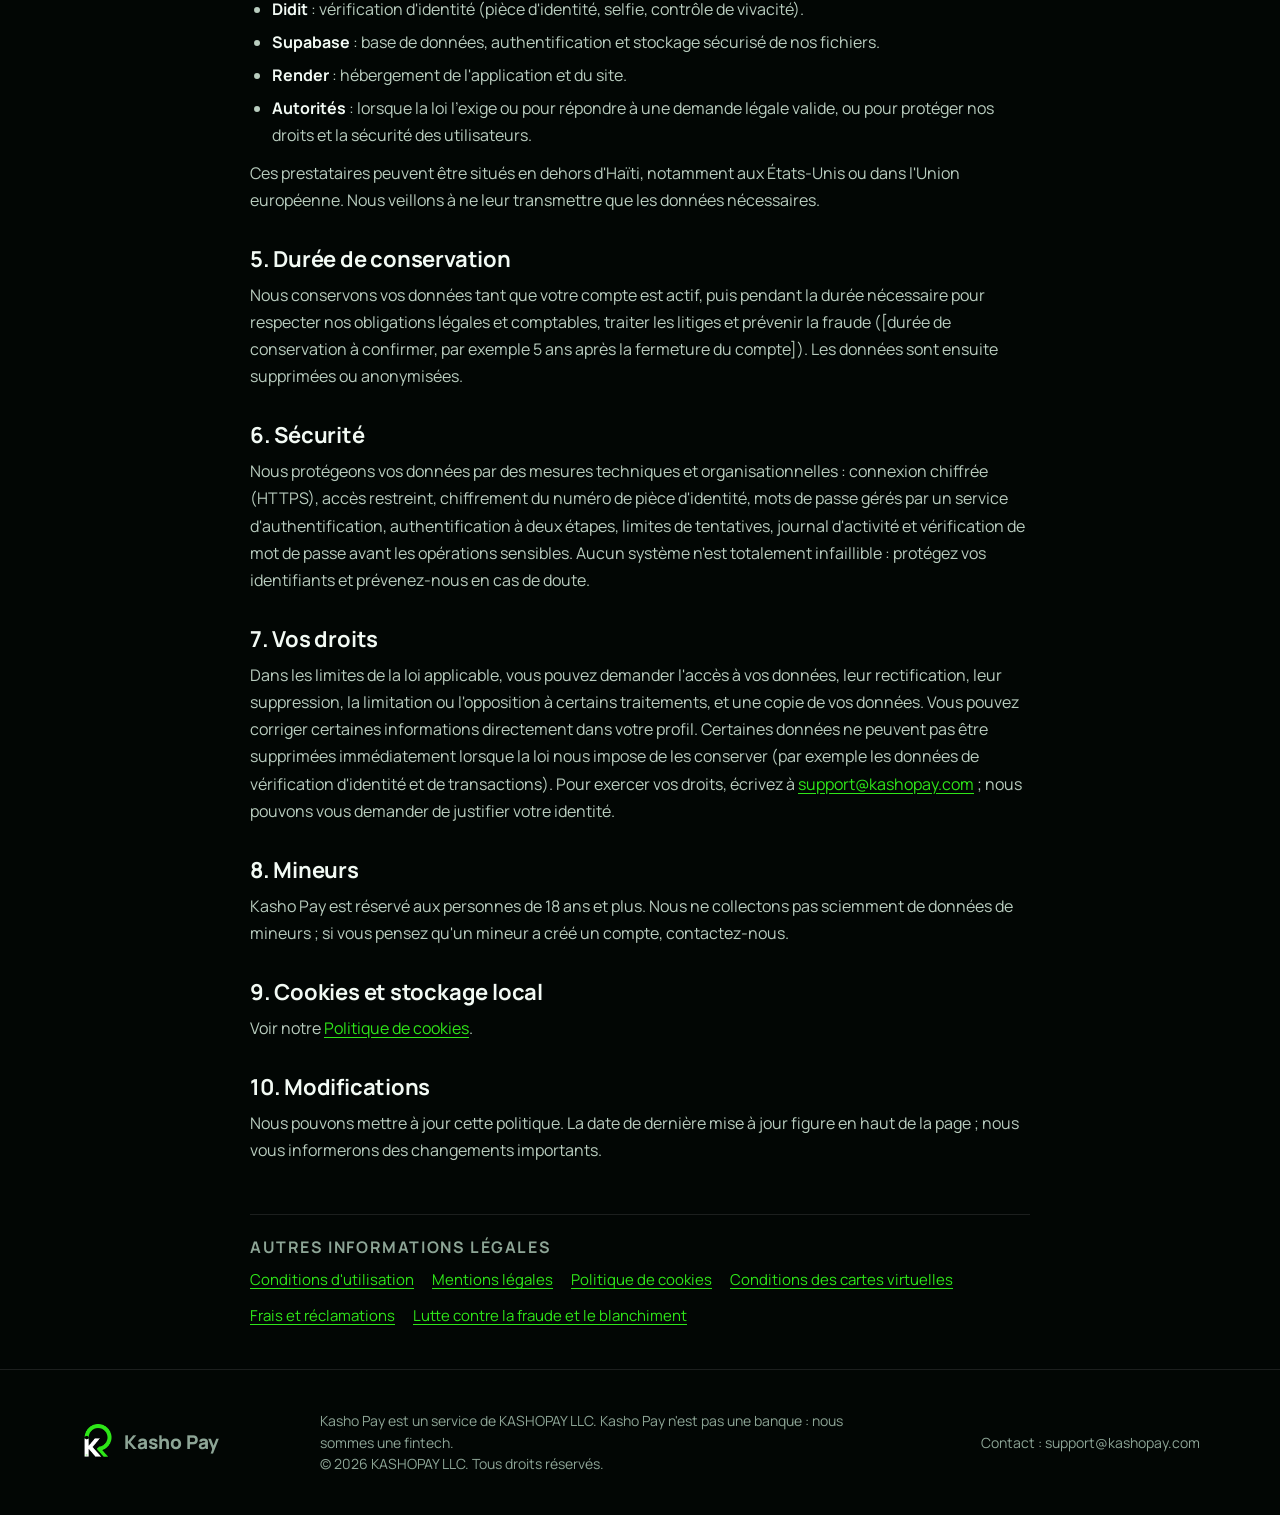
<file: politique-confidentialite/index.html>
<!doctype html>
<html lang="fr">
<head>
<meta charset="utf-8">
<meta name="viewport" content="width=device-width, initial-scale=1">
<title>Politique de confidentialité | Kasho Pay</title>
<meta name="description" content="Quelles données Kasho Pay collecte, pourquoi, avec qui elles sont partagées, combien de temps nous les gardons et vos droits.">
<meta name="robots" content="noindex, follow">
<meta name="theme-color" content="#020604">
<link rel="canonical" href="https://kashopay.com/politique-confidentialite/">
<link rel="icon" href="/favicon.ico" sizes="48x48">
<link rel="icon" href="/img/favicon-96.png" sizes="96x96" type="image/png">
<link rel="icon" href="/img/favicon-192.png" sizes="192x192" type="image/png">
<link rel="apple-touch-icon" href="/img/apple-touch-icon.png">
<meta property="og:type" content="article"><meta property="og:site_name" content="Kasho Pay"><meta property="og:locale" content="fr_HT">
<meta property="og:title" content="Politique de confidentialité | Kasho Pay"><meta property="og:description" content="Quelles données Kasho Pay collecte, pourquoi, avec qui elles sont partagées, combien de temps nous les gardons et vos droits."><meta property="og:url" content="https://kashopay.com/politique-confidentialite/">
<meta property="og:image" content="https://kashopay.com/img/og.jpg">
<link rel="preconnect" href="https://fonts.googleapis.com"><link rel="preconnect" href="https://fonts.gstatic.com" crossorigin>
<link rel="stylesheet" href="https://fonts.googleapis.com/css2?family=Manrope:wght@400;500;600;700;800&display=swap">
<link rel="stylesheet" href="/style.css">
</head>
<body class="legal-body">
<header class="top">
  <a class="logo" href="/" aria-label="Kasho Pay"><img src="/img/kasho-mark.webp" alt="" width="40" height="40"><span>Kasho Pay</span></a>
  <a class="pill small" href="/" style="margin-left:auto">Retour à l'accueil</a>
</header>
<main class="legal">
  <article>
    <h1>Politique de confidentialité</h1>
    <p class="updated">Dernière mise à jour : 22 octobre 2026</p>
    
<p class="lead">Cette politique explique quelles données personnelles KASHOPAY LLC collecte quand vous utilisez Kasho Pay, pourquoi, avec qui nous les partageons et quels sont vos droits.</p>

<h2>1. Responsable du traitement</h2>
<p>KASHOPAY LLC. Contact pour toute question sur vos données : <a href="mailto:support@kashopay.com">support@kashopay.com</a>.</p>

<h2>2. Données que nous collectons</h2>
<ul>
  <li><strong>Compte et profil :</strong> nom, prénom, nom d'utilisateur, adresse électronique, numéro de téléphone, date de naissance, pays, adresse postale, avatar, préférences de notification.</li>
  <li><strong>Vérification d'identité :</strong> données de votre pièce d'identité (type, numéro, image du document) et résultat de la vérification (pièce d'identité, selfie et contrôle de vivacité réalisés par notre prestataire). Le <strong>numéro de pièce d'identité est stocké chiffré</strong>.</li>
  <li><strong>Transactions :</strong> recharges, retraits, transferts, opérations sur les cartes, montants, frais, dates, références, destinataires, numéros MonCash / NatCash utilisés.</li>
  <li><strong>Cartes virtuelles :</strong> libellé, couleur, réseau, derniers chiffres, date d'expiration, solde et mouvements. Le numéro complet et le code de sécurité sont fournis par l'émetteur uniquement quand vous les affichez, et ne sont pas enregistrés par Kasho Pay. Votre code à 4 chiffres est conservé sous forme de condensat (hash), jamais en clair.</li>
  <li><strong>Sécurité :</strong> journal d'activité (connexions, changements sensibles), adresse IP, type de navigateur, tentatives échouées, paramètres d'authentification à deux étapes.</li>
  <li><strong>Support et contestations :</strong> vos messages et les informations que vous y joignez.</li>
</ul>

<h2>3. Pourquoi nous les utilisons</h2>
<ul>
  <li><strong>Fournir le service</strong> : créer votre compte, traiter vos opérations, émettre et gérer vos cartes (exécution du contrat).</li>
  <li><strong>Sécurité et lutte contre la fraude</strong> : protéger votre compte, détecter les abus, appliquer les plafonds (intérêt légitime et obligations légales).</li>
  <li><strong>Vérification d'identité et conformité</strong> : respecter les obligations de connaissance du client et de lutte contre le blanchiment et le financement d'activités illicites (obligation légale).</li>
  <li><strong>Support</strong> : répondre à vos demandes et traiter vos contestations.</li>
  <li><strong>Notifications du service</strong> : confirmations d'opérations, alertes de sécurité (vous pouvez régler les autres notifications dans l'app).</li>
  <li><strong>Amélioration du service</strong> : statistiques agrégées et correction d'erreurs.</li>
</ul>
<p>Nous ne vendons pas vos données personnelles.</p>

<h2>4. Avec qui nous les partageons</h2>
<p>Nous partageons des données uniquement lorsque c'est nécessaire au service, avec des prestataires qui agissent pour notre compte ou comme prestataires de paiement :</p>
<ul>
  <li><strong>Freda Pay Issuing</strong> : émission des cartes virtuelles et traitement des paiements et retraits MonCash / NatCash. Pour émettre une carte, nous lui transmettons les informations d'identité exigées (nom, date de naissance, adresse, numéro de téléphone, adresse électronique, pièce d'identité).</li>
  <li><strong>MonCash et NatCash</strong> : exécution des paiements et des retraits sur votre portefeuille mobile.</li>
  <li><strong>Didit</strong> : vérification d'identité (pièce d'identité, selfie, contrôle de vivacité).</li>
  <li><strong>Supabase</strong> : base de données, authentification et stockage sécurisé de nos fichiers.</li>
  <li><strong>Render</strong> : hébergement de l'application et du site.</li>
  <li><strong>Autorités</strong> : lorsque la loi l'exige ou pour répondre à une demande légale valide, ou pour protéger nos droits et la sécurité des utilisateurs.</li>
</ul>
<p>Ces prestataires peuvent être situés en dehors d'Haïti, notamment aux États-Unis ou dans l'Union européenne. Nous veillons à ne leur transmettre que les données nécessaires.</p>

<h2>5. Durée de conservation</h2>
<p>Nous conservons vos données tant que votre compte est actif, puis pendant la durée nécessaire pour respecter nos obligations légales et comptables, traiter les litiges et prévenir la fraude ([durée de conservation à confirmer, par exemple 5 ans après la fermeture du compte]). Les données sont ensuite supprimées ou anonymisées.</p>

<h2>6. Sécurité</h2>
<p>Nous protégeons vos données par des mesures techniques et organisationnelles : connexion chiffrée (HTTPS), accès restreint, chiffrement du numéro de pièce d'identité, mots de passe gérés par un service d'authentification, authentification à deux étapes, limites de tentatives, journal d'activité et vérification de mot de passe avant les opérations sensibles. Aucun système n'est totalement infaillible : protégez vos identifiants et prévenez-nous en cas de doute.</p>

<h2>7. Vos droits</h2>
<p>Dans les limites de la loi applicable, vous pouvez demander l'accès à vos données, leur rectification, leur suppression, la limitation ou l'opposition à certains traitements, et une copie de vos données. Vous pouvez corriger certaines informations directement dans votre profil. Certaines données ne peuvent pas être supprimées immédiatement lorsque la loi nous impose de les conserver (par exemple les données de vérification d'identité et de transactions). Pour exercer vos droits, écrivez à <a href="mailto:support@kashopay.com">support@kashopay.com</a> ; nous pouvons vous demander de justifier votre identité.</p>

<h2>8. Mineurs</h2>
<p>Kasho Pay est réservé aux personnes de 18 ans et plus. Nous ne collectons pas sciemment de données de mineurs ; si vous pensez qu'un mineur a créé un compte, contactez-nous.</p>

<h2>9. Cookies et stockage local</h2>
<p>Voir notre <a href="/politique-cookies/">Politique de cookies</a>.</p>

<h2>10. Modifications</h2>
<p>Nous pouvons mettre à jour cette politique. La date de dernière mise à jour figure en haut de la page ; nous vous informerons des changements importants.</p>
  </article>
  <nav class="legal-more" aria-label="Autres pages légales"><h2>Autres informations légales</h2><ul><li><a href="/conditions-utilisation/">Conditions d'utilisation</a></li><li><a href="/mentions-legales/">Mentions légales</a></li><li><a href="/politique-cookies/">Politique de cookies</a></li><li><a href="/conditions-cartes-virtuelles/">Conditions des cartes virtuelles</a></li><li><a href="/frais-et-reclamations/">Frais et réclamations</a></li><li><a href="/lutte-contre-la-fraude/">Lutte contre la fraude et le blanchiment</a></li></ul></nav>
</main>
<footer class="foot"><div class="wrap foot-in"><a class="logo" href="/"><img src="/img/kasho-mark.webp" alt="" width="36" height="36"><span>Kasho Pay</span></a><p>Kasho Pay est un service de KASHOPAY LLC. Kasho Pay n'est pas une banque : nous sommes une fintech.<br>© 2026 KASHOPAY LLC. Tous droits réservés.</p><p class="fl">Contact : <a href="mailto:support@kashopay.com">support@kashopay.com</a></p></div></footer>
</body>
</html>
</file>
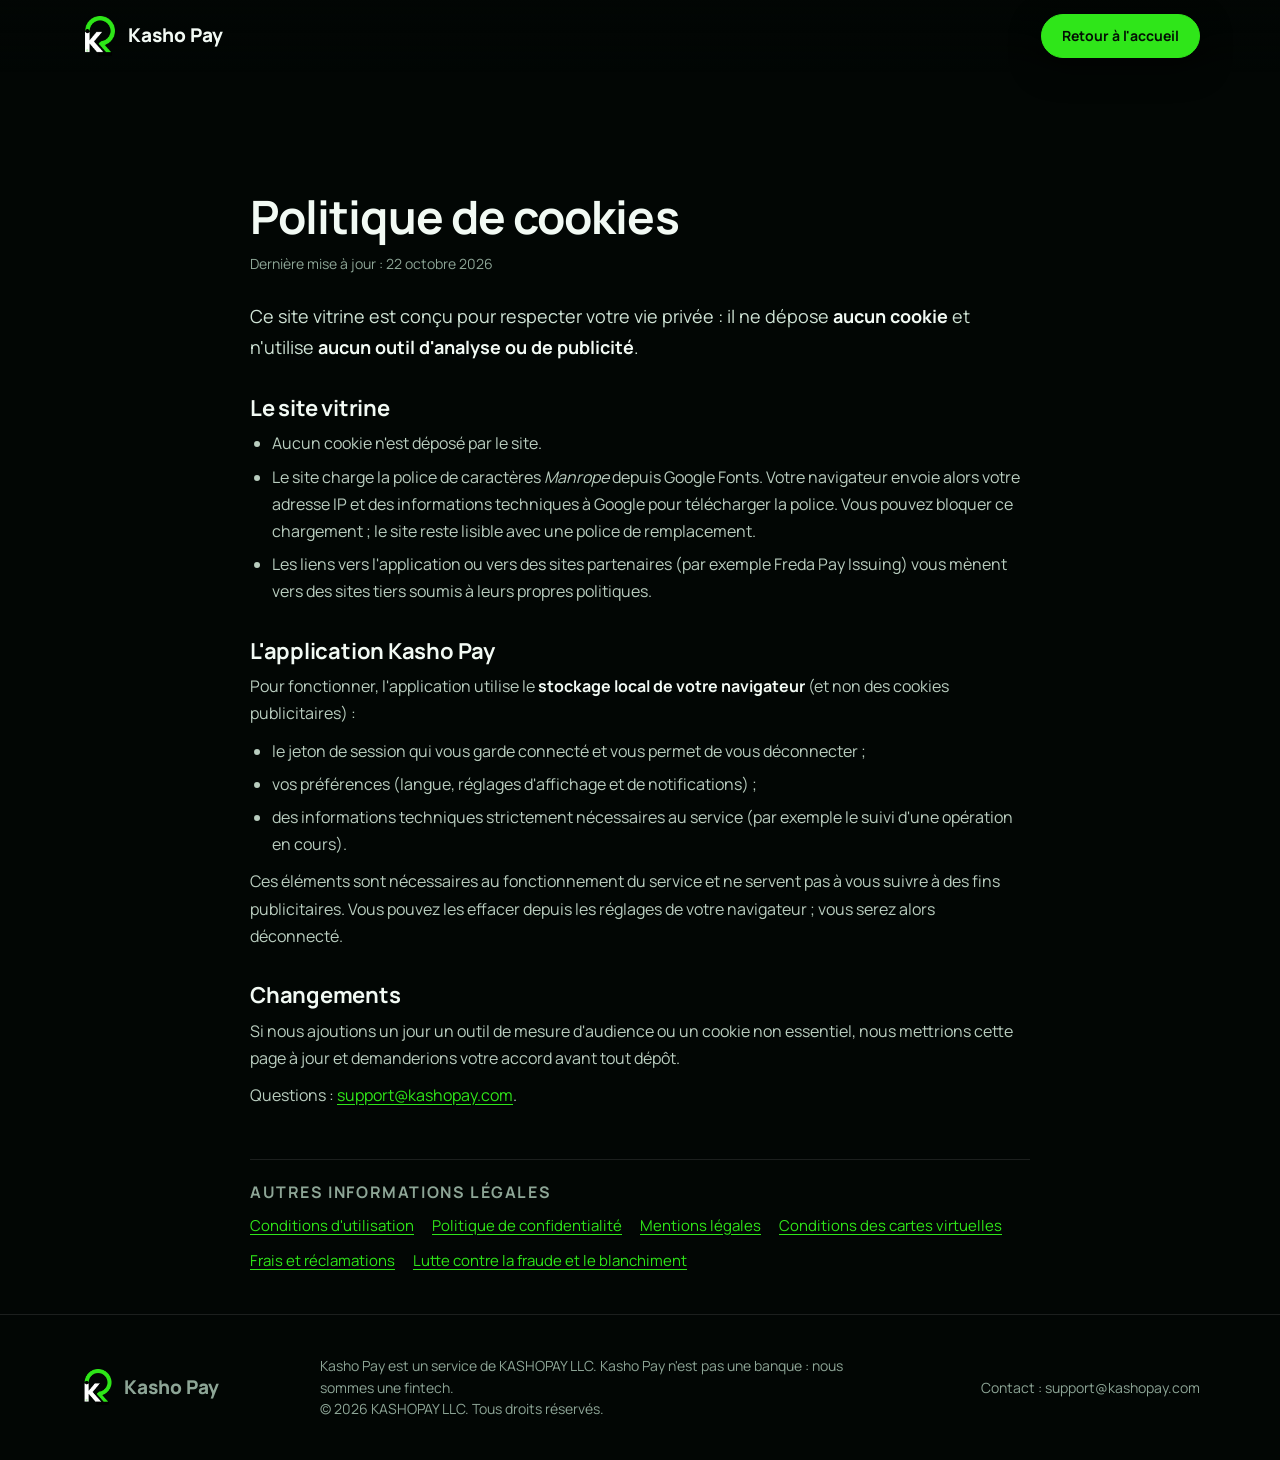
<file: politique-cookies/index.html>
<!doctype html>
<html lang="fr">
<head>
<meta charset="utf-8">
<meta name="viewport" content="width=device-width, initial-scale=1">
<title>Politique de cookies | Kasho Pay</title>
<meta name="description" content="Ce site vitrine n'utilise ni cookie publicitaire ni outil d'analyse. Détails sur le stockage local de l'application.">
<meta name="robots" content="index, follow">
<meta name="theme-color" content="#020604">
<link rel="canonical" href="https://kashopay.com/politique-cookies/">
<link rel="icon" href="/favicon.ico" sizes="48x48">
<link rel="icon" href="/img/favicon-96.png" sizes="96x96" type="image/png">
<link rel="icon" href="/img/favicon-192.png" sizes="192x192" type="image/png">
<link rel="apple-touch-icon" href="/img/apple-touch-icon.png">
<meta property="og:type" content="article"><meta property="og:site_name" content="Kasho Pay"><meta property="og:locale" content="fr_HT">
<meta property="og:title" content="Politique de cookies | Kasho Pay"><meta property="og:description" content="Ce site vitrine n'utilise ni cookie publicitaire ni outil d'analyse. Détails sur le stockage local de l'application."><meta property="og:url" content="https://kashopay.com/politique-cookies/">
<meta property="og:image" content="https://kashopay.com/img/og.jpg">
<link rel="preconnect" href="https://fonts.googleapis.com"><link rel="preconnect" href="https://fonts.gstatic.com" crossorigin>
<link rel="stylesheet" href="https://fonts.googleapis.com/css2?family=Manrope:wght@400;500;600;700;800&display=swap">
<link rel="stylesheet" href="/style.css">
</head>
<body class="legal-body">
<header class="top">
  <a class="logo" href="/" aria-label="Kasho Pay"><img src="/img/kasho-mark.webp" alt="" width="40" height="40"><span>Kasho Pay</span></a>
  <a class="pill small" href="/" style="margin-left:auto">Retour à l'accueil</a>
</header>
<main class="legal">
  <article>
    <h1>Politique de cookies</h1>
    <p class="updated">Dernière mise à jour : 22 octobre 2026</p>
    
<p class="lead">Ce site vitrine est conçu pour respecter votre vie privée : il ne dépose <strong>aucun cookie</strong> et n'utilise <strong>aucun outil d'analyse ou de publicité</strong>.</p>

<h2>Le site vitrine</h2>
<ul>
  <li>Aucun cookie n'est déposé par le site.</li>
  <li>Le site charge la police de caractères <em>Manrope</em> depuis Google Fonts. Votre navigateur envoie alors votre adresse IP et des informations techniques à Google pour télécharger la police. Vous pouvez bloquer ce chargement ; le site reste lisible avec une police de remplacement.</li>
  <li>Les liens vers l'application ou vers des sites partenaires (par exemple Freda Pay Issuing) vous mènent vers des sites tiers soumis à leurs propres politiques.</li>
</ul>

<h2>L'application Kasho Pay</h2>
<p>Pour fonctionner, l'application utilise le <strong>stockage local de votre navigateur</strong> (et non des cookies publicitaires) :</p>
<ul>
  <li>le jeton de session qui vous garde connecté et vous permet de vous déconnecter ;</li>
  <li>vos préférences (langue, réglages d'affichage et de notifications) ;</li>
  <li>des informations techniques strictement nécessaires au service (par exemple le suivi d'une opération en cours).</li>
</ul>
<p>Ces éléments sont nécessaires au fonctionnement du service et ne servent pas à vous suivre à des fins publicitaires. Vous pouvez les effacer depuis les réglages de votre navigateur ; vous serez alors déconnecté.</p>

<h2>Changements</h2>
<p>Si nous ajoutions un jour un outil de mesure d'audience ou un cookie non essentiel, nous mettrions cette page à jour et demanderions votre accord avant tout dépôt.</p>

<p>Questions : <a href="mailto:support@kashopay.com">support@kashopay.com</a>.</p>
  </article>
  <nav class="legal-more" aria-label="Autres pages légales"><h2>Autres informations légales</h2><ul><li><a href="/conditions-utilisation/">Conditions d'utilisation</a></li><li><a href="/politique-confidentialite/">Politique de confidentialité</a></li><li><a href="/mentions-legales/">Mentions légales</a></li><li><a href="/conditions-cartes-virtuelles/">Conditions des cartes virtuelles</a></li><li><a href="/frais-et-reclamations/">Frais et réclamations</a></li><li><a href="/lutte-contre-la-fraude/">Lutte contre la fraude et le blanchiment</a></li></ul></nav>
</main>
<footer class="foot"><div class="wrap foot-in"><a class="logo" href="/"><img src="/img/kasho-mark.webp" alt="" width="36" height="36"><span>Kasho Pay</span></a><p>Kasho Pay est un service de KASHOPAY LLC. Kasho Pay n'est pas une banque : nous sommes une fintech.<br>© 2026 KASHOPAY LLC. Tous droits réservés.</p><p class="fl">Contact : <a href="mailto:support@kashopay.com">support@kashopay.com</a></p></div></footer>
</body>
</html>
</file>
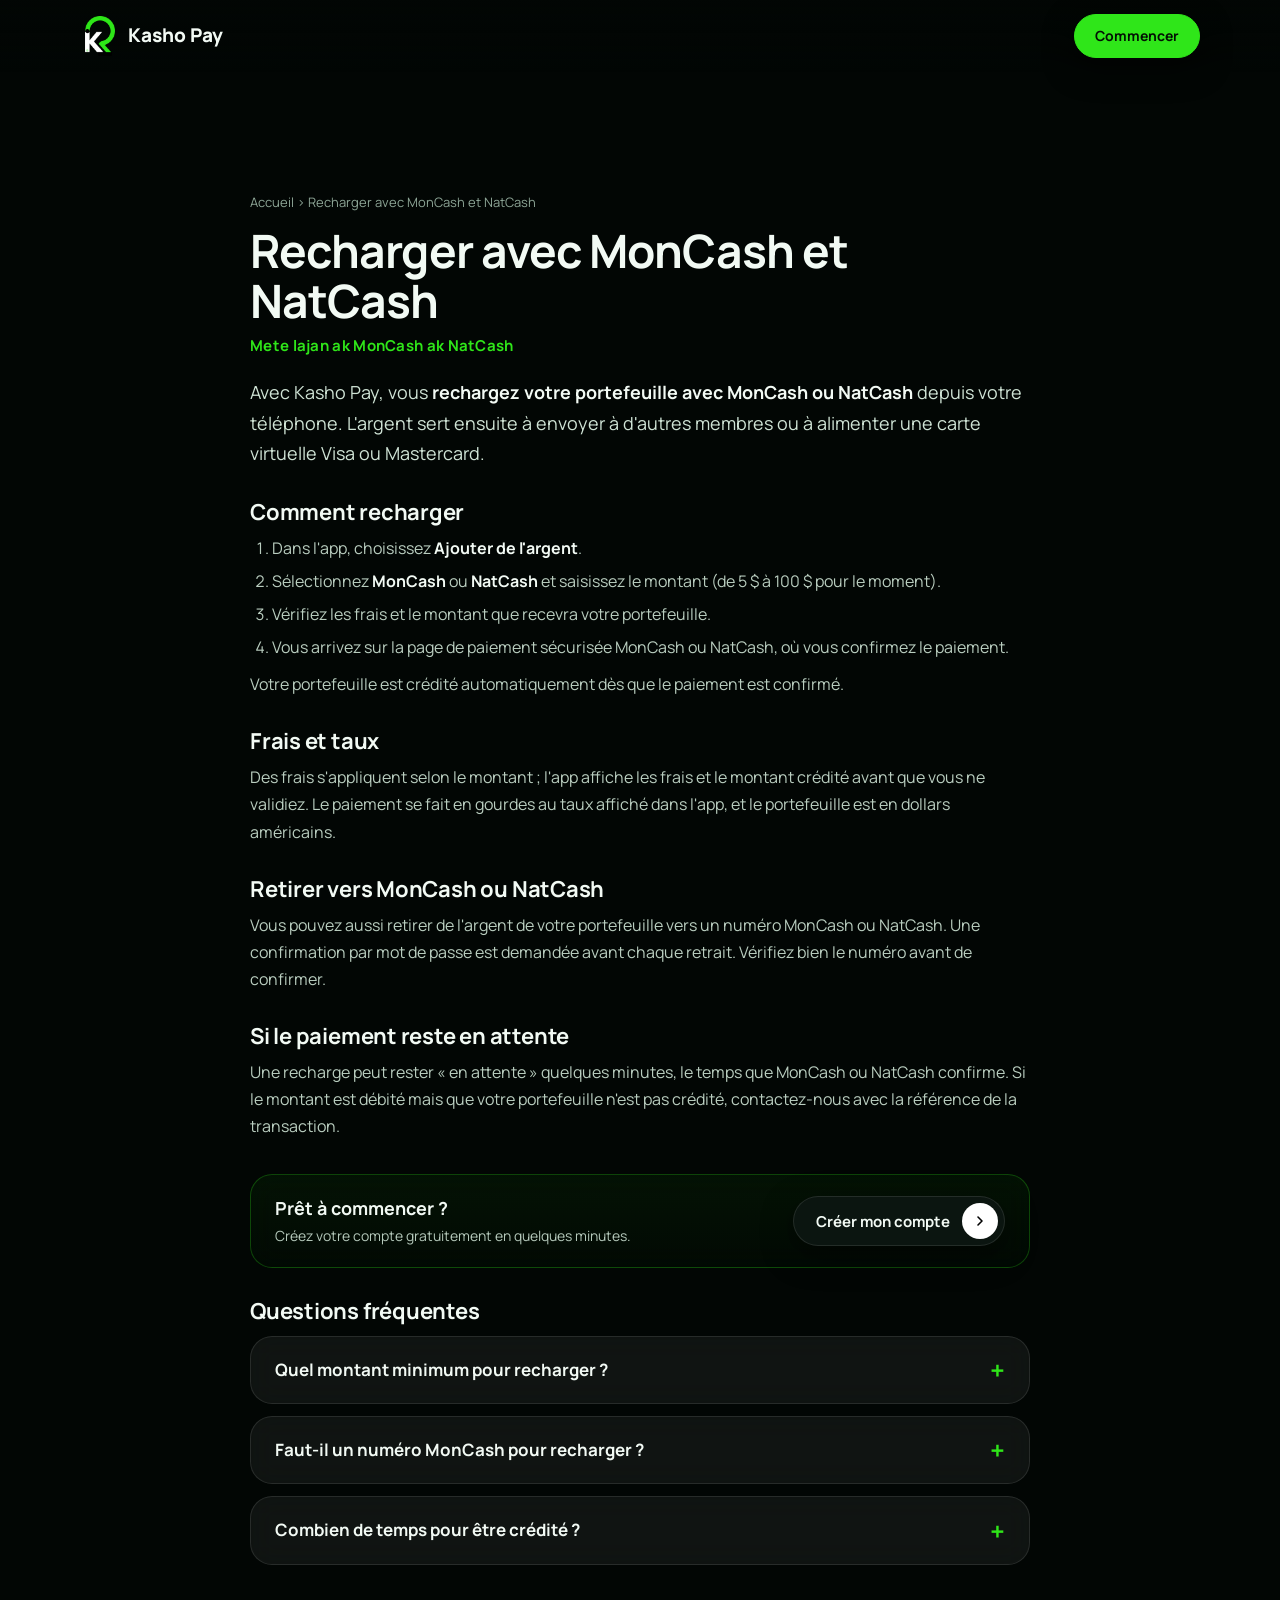
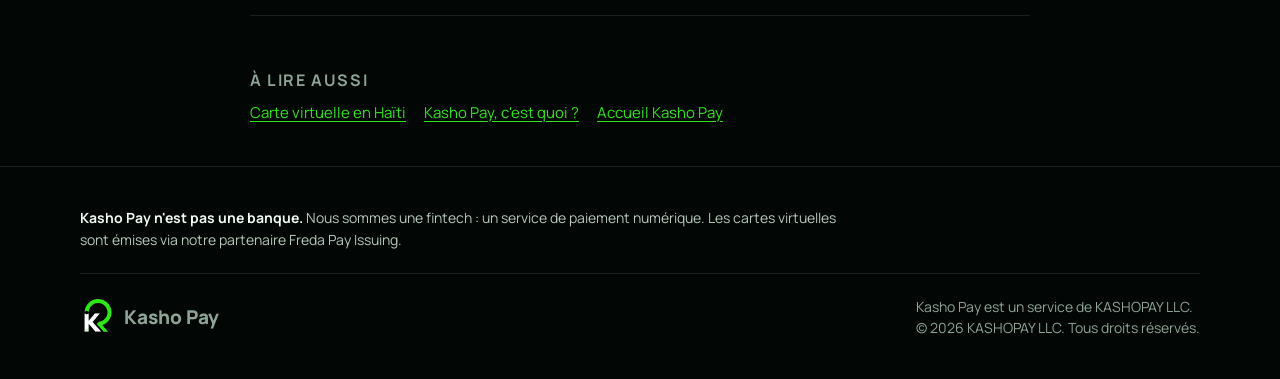
<file: recharger-moncash-natcash/index.html>
<!doctype html>
<html lang="fr">
<head>
<meta charset="utf-8">
<meta name="viewport" content="width=device-width, initial-scale=1">
<title>Recharger son portefeuille avec MonCash et NatCash | Kasho Pay</title>
<meta name="description" content="Rechargez votre portefeuille Kasho Pay avec MonCash ou NatCash en quelques étapes, de 5 $ à 100 $. Les frais sont affichés avant de confirmer.">
<meta name="robots" content="index, follow, max-image-preview:large">
<meta name="theme-color" content="#020604">
<link rel="canonical" href="https://kashopay.com/recharger-moncash-natcash/">
<link rel="alternate" hreflang="fr" href="https://kashopay.com/recharger-moncash-natcash/"><link rel="alternate" hreflang="x-default" href="https://kashopay.com/recharger-moncash-natcash/">
<link rel="icon" href="/favicon.ico" sizes="48x48">
<link rel="icon" href="/img/favicon-96.png" sizes="96x96" type="image/png">
<link rel="apple-touch-icon" href="/img/apple-touch-icon.png">
<meta property="og:type" content="article"><meta property="og:site_name" content="Kasho Pay"><meta property="og:locale" content="fr_HT">
<meta property="og:title" content="Recharger son portefeuille avec MonCash et NatCash | Kasho Pay"><meta property="og:description" content="Rechargez votre portefeuille Kasho Pay avec MonCash ou NatCash en quelques étapes, de 5 $ à 100 $. Les frais sont affichés avant de confirmer."><meta property="og:url" content="https://kashopay.com/recharger-moncash-natcash/">
<meta property="og:image" content="https://kashopay.com/img/og.jpg"><meta property="og:image:width" content="1200"><meta property="og:image:height" content="630">
<meta name="twitter:card" content="summary_large_image"><meta name="twitter:title" content="Recharger son portefeuille avec MonCash et NatCash | Kasho Pay"><meta name="twitter:description" content="Rechargez votre portefeuille Kasho Pay avec MonCash ou NatCash en quelques étapes, de 5 $ à 100 $. Les frais sont affichés avant de confirmer."><meta name="twitter:image" content="https://kashopay.com/img/og.jpg">
<link rel="preconnect" href="https://fonts.googleapis.com"><link rel="preconnect" href="https://fonts.gstatic.com" crossorigin>
<link rel="stylesheet" href="https://fonts.googleapis.com/css2?family=Manrope:wght@400;500;600;700;800&display=swap">
<link rel="stylesheet" href="/style.css">
<script type="application/ld+json">{"@context":"https://schema.org","@graph":[{"@type":"WebPage","@id":"https://kashopay.com/recharger-moncash-natcash/#page","url":"https://kashopay.com/recharger-moncash-natcash/","name":"Recharger son portefeuille avec MonCash et NatCash | Kasho Pay","description":"Rechargez votre portefeuille Kasho Pay avec MonCash ou NatCash en quelques étapes, de 5 $ à 100 $. Les frais sont affichés avant de confirmer.","inLanguage":"fr","isPartOf":{"@id":"https://kashopay.com/#site"},"about":{"@id":"https://kashopay.com/#org"},"primaryImageOfPage":{"@id":"https://kashopay.com/#logo"}},{"@type":"BreadcrumbList","itemListElement":[{"@type":"ListItem","position":1,"name":"Accueil","item":"https://kashopay.com/"},{"@type":"ListItem","position":2,"name":"Recharger avec MonCash et NatCash","item":"https://kashopay.com/recharger-moncash-natcash/"}]},{"@type":"FAQPage","inLanguage":"fr","mainEntity":[{"@type":"Question","name":"Quel montant minimum pour recharger ?","acceptedAnswer":{"@type":"Answer","text":"5 $ pour le moment (jusqu'à 100 $ par opération). Les limites sont affichées dans l'app."}},{"@type":"Question","name":"Faut-il un numéro MonCash pour recharger ?","acceptedAnswer":{"@type":"Answer","text":"Non : vous arrivez sur la page de paiement sécurisée du moyen choisi et vous confirmez le paiement là-bas."}},{"@type":"Question","name":"Combien de temps pour être crédité ?","acceptedAnswer":{"@type":"Answer","text":"En général quelques instants après la confirmation du paiement ; parfois quelques minutes."}}]}]}</script>
</head>
<body class="legal-body">
<header class="top">
  <a class="logo" href="/" aria-label="Kasho Pay"><img src="/img/kasho-mark.webp" alt="" width="40" height="40"><span>Kasho Pay</span></a>
  <a class="pill small" href="https://app.kashopay.com/signup" style="margin-left:auto">Commencer</a>
</header>
<main class="legal guide">
  <nav class="crumbs" aria-label="Fil d'Ariane"><a href="/">Accueil</a> <span aria-hidden="true">›</span> <span>Recharger avec MonCash et NatCash</span></nav>
  <article>
    <h1>Recharger avec MonCash et NatCash</h1>
    <p class="ht-line" lang="ht">Mete lajan ak MonCash ak NatCash</p>
    <p class="lead">Avec Kasho Pay, vous <strong>rechargez votre portefeuille avec MonCash ou NatCash</strong> depuis votre téléphone. L'argent sert ensuite à envoyer à d'autres membres ou à alimenter une carte virtuelle Visa ou Mastercard.</p>
    <h2>Comment recharger</h2>
<ol>
<li>Dans l'app, choisissez <strong>Ajouter de l'argent</strong>.</li>
<li>Sélectionnez <strong>MonCash</strong> ou <strong>NatCash</strong> et saisissez le montant (de 5 $ à 100 $ pour le moment).</li>
<li>Vérifiez les frais et le montant que recevra votre portefeuille.</li>
<li>Vous arrivez sur la page de paiement sécurisée MonCash ou NatCash, où vous confirmez le paiement.</li>
</ol>
<p>Votre portefeuille est crédité automatiquement dès que le paiement est confirmé.</p>
<h2>Frais et taux</h2>
<p>Des frais s'appliquent selon le montant ; l'app affiche les frais et le montant crédité avant que vous ne validiez. Le paiement se fait en gourdes au taux affiché dans l'app, et le portefeuille est en dollars américains.</p>
<h2>Retirer vers MonCash ou NatCash</h2>
<p>Vous pouvez aussi retirer de l'argent de votre portefeuille vers un numéro MonCash ou NatCash. Une confirmation par mot de passe est demandée avant chaque retrait. Vérifiez bien le numéro avant de confirmer.</p>
<h2>Si le paiement reste en attente</h2>
<p>Une recharge peut rester « en attente » quelques minutes, le temps que MonCash ou NatCash confirme. Si le montant est débité mais que votre portefeuille n'est pas crédité, contactez-nous avec la référence de la transaction.</p>
    <div class="guide-cta glass"><div><b>Prêt à commencer ?</b><span>Créez votre compte gratuitement en quelques minutes.</span></div><a class="pill" href="https://app.kashopay.com/signup">Créer mon compte<span class="dot"><svg viewBox="0 0 24 24" width="16" height="16" aria-hidden="true"><path d="M9 6l6 6-6 6" fill="none" stroke="currentColor" stroke-width="2.4" stroke-linecap="round" stroke-linejoin="round"/></svg></span></a></div>
    <h2>Questions fréquentes</h2>
    <details class="glass"><summary>Quel montant minimum pour recharger ?</summary><p>5 $ pour le moment (jusqu'à 100 $ par opération). Les limites sont affichées dans l'app.</p></details><details class="glass"><summary>Faut-il un numéro MonCash pour recharger ?</summary><p>Non : vous arrivez sur la page de paiement sécurisée du moyen choisi et vous confirmez le paiement là-bas.</p></details><details class="glass"><summary>Combien de temps pour être crédité ?</summary><p>En général quelques instants après la confirmation du paiement ; parfois quelques minutes.</p></details>
  </article>
  <nav class="legal-more" aria-label="Pages liées"><h2>À lire aussi</h2><ul><li><a href="/carte-virtuelle-haiti/">Carte virtuelle en Haïti</a></li><li><a href="/kasho-pay/">Kasho Pay, c'est quoi ?</a></li><li><a href="/">Accueil Kasho Pay</a></li></ul></nav>
</main>
<footer class="foot"><div class="wrap notice"><p><strong>Kasho Pay n'est pas une banque.</strong> Nous sommes une fintech : un service de paiement numérique. Les cartes virtuelles sont émises via notre partenaire Freda Pay Issuing.</p></div><div class="wrap foot-in"><a class="logo" href="/"><img src="/img/kasho-mark.webp" alt="" width="36" height="36"><span>Kasho Pay</span></a><p>Kasho Pay est un service de KASHOPAY LLC.<br>© 2026 KASHOPAY LLC. Tous droits réservés.</p></div></footer>
</body>
</html>
</file>
<file: style.css>
:root{--bg:#020604;--bg2:#06100a;--g:#2fe619;--g2:#7dff6a;--mint:#b6f5c9;--tx:#f2faf4;--mut:#8da596;--line:rgba(255,255,255,.1);--glass:rgba(255,255,255,.06);--r:22px}
*{box-sizing:border-box;margin:0;padding:0}
html{scroll-behavior:smooth;-webkit-text-size-adjust:100%}
body{background:var(--bg);color:var(--tx);font-family:Manrope,system-ui,-apple-system,"Segoe UI",Roboto,sans-serif;line-height:1.55;overflow-x:hidden}
img{max-width:100%;display:block}a{color:inherit;text-decoration:none}
h1,h2,h3{line-height:1.08;letter-spacing:-.02em}
.skip{position:absolute;left:-999px;top:8px;background:var(--g);color:#000;padding:10px 14px;border-radius:10px;z-index:99}.skip:focus{left:8px}
:focus-visible{outline:2px solid var(--g);outline-offset:3px;border-radius:8px}
.wrap{width:min(1120px,100% - 40px);margin:0 auto}.narrow{width:min(760px,100% - 40px)}.center{text-align:center}
.glass{background:var(--glass);border:1px solid var(--line);backdrop-filter:blur(14px);-webkit-backdrop-filter:blur(14px);border-radius:var(--r)}
/* header */
.top{position:fixed;inset:0 0 auto 0;z-index:20;display:flex;align-items:center;gap:18px;padding:14px max(20px,calc((100% - 1120px)/2));background:linear-gradient(#020604ee,#02060400)}
.logo{display:flex;align-items:center;gap:8px;font-weight:800;font-size:19px}.logo img{border-radius:10px}
.top nav{display:flex;gap:6px;margin-left:auto}.top nav a{padding:9px 14px;border-radius:999px;font-size:14px;font-weight:600;color:#cfe3d5;min-height:44px;display:inline-flex;align-items:center}
.top nav a:hover{background:var(--glass);color:#fff}.top nav .langsw{border:1px solid var(--line)}
.burger{display:none;margin-left:auto;width:44px;height:44px;border-radius:50%;border:1px solid var(--line);background:var(--glass);cursor:pointer;position:relative}
.burger span{position:absolute;left:13px;right:13px;height:2px;background:#fff;border-radius:2px;transition:.2s}.burger span:first-child{top:18px}.burger span:last-child{top:25px}
.burger[aria-expanded=true] span:first-child{top:21px;transform:rotate(45deg)}.burger[aria-expanded=true] span:last-child{top:21px;transform:rotate(-45deg)}
/* buttons */
.pill{display:inline-flex;align-items:center;gap:12px;padding:6px 6px 6px 22px;min-height:48px;border-radius:999px;background:#0b1510;border:1px solid var(--line);font-weight:700;font-size:15px;box-shadow:0 10px 30px #0008;transition:.2s}
.pill:hover{border-color:var(--g);box-shadow:0 0 0 4px #2fe61922,0 10px 30px #0008}
.pill .dot{width:36px;height:36px;border-radius:50%;background:#fff;color:#000;display:grid;place-items:center}
.pill.small{padding:0 20px;min-height:44px;background:var(--g);color:#031004;border-color:var(--g);font-size:14px}
.pill.big{min-height:60px;font-size:17px;padding-left:30px}
/* hero */
.hero{position:relative;min-height:100svh;display:grid;align-items:end;padding:120px max(20px,calc((100% - 1120px)/2)) 56px;overflow:hidden;
 background:radial-gradient(60% 55% at 50% 38%,#0f6a1c55 0,#02060400 70%),radial-gradient(90% 60% at 50% 110%,#0c3b1788 0,#02060400 70%),var(--bg)}
.grid-lines{position:absolute;inset:0;background:linear-gradient(var(--line) 1px,transparent 1px) 0 0/100% 33.3%,linear-gradient(90deg,var(--line) 1px,transparent 1px) 0 0/25% 100%;opacity:.35;mask-image:radial-gradient(70% 70% at 50% 40%,#000,transparent)}
.giant{position:absolute;top:13%;left:0;right:0;text-align:center;font-weight:800;font-size:clamp(70px,17vw,240px);letter-spacing:-.05em;line-height:1;background:linear-gradient(#2fe61966,#2fe61908);-webkit-background-clip:text;background-clip:text;color:transparent;user-select:none}
.hero-cards{position:absolute;left:50%;top:21%;width:min(520px,86vw);height:min(360px,60vw);transform:translateX(-50%)}
.hero-cards .kcard{position:absolute;width:min(300px,56vw)}
.hero-cards .c1{left:0;top:6%;transform:rotate(-14deg) skewY(4deg);z-index:2;animation:fl 7s ease-in-out infinite}
.hero-cards .c2{right:0;top:0;transform:rotate(10deg) skewY(-4deg);z-index:1;animation:fl 8s ease-in-out -2s infinite;opacity:.95}
.hero-cards .c3{left:24%;top:34%;transform:rotate(-4deg);z-index:3;animation:fl 6s ease-in-out -4s infinite}
@keyframes fl{50%{translate:0 -14px}}
.hero-copy{position:relative;z-index:4;max-width:360px}
.eyebrow,.kicker{color:var(--g);font-weight:700;font-size:13px;letter-spacing:.14em;text-transform:uppercase}
.hero h1{font-size:clamp(34px,5vw,52px);margin:8px 0 12px}.lead{color:#b5c9bb;font-size:15px;margin-bottom:22px}
.facts{position:absolute;right:max(20px,calc((100% - 1120px)/2));bottom:56px;list-style:none;display:grid;gap:12px;z-index:4;width:230px}
.facts .glass{padding:14px 18px}.facts b{display:block;font-size:17px}.facts span{color:var(--mut);font-size:13px}
.facts .secure{display:flex;align-items:center;gap:10px;font-weight:600;font-size:14px;padding-left:4px}.facts .secure i{width:12px;height:12px;border-radius:50%;background:var(--g);box-shadow:0 0 14px var(--g)}
/* kcard */
.kcard{aspect-ratio:1.586;border-radius:18px;padding:16px 18px;background:linear-gradient(#0000,#0007),var(--g);background:linear-gradient(180deg,#0000 30%,#0008),var(--g);position:relative;color:#fff;display:flex;flex-direction:column;justify-content:space-between;
 box-shadow:0 30px 60px #000a,inset 0 0 0 1px #ffffff26;overflow:hidden}
.kcard::after{content:"";position:absolute;right:-30%;top:-40%;width:80%;aspect-ratio:1;border-radius:50%;background:#ffffff22}
.kc-top{display:flex;align-items:center;gap:8px;position:relative;z-index:1}.kc-top img{border-radius:8px}.kc-label{font-weight:800;font-size:13px;letter-spacing:.12em;text-transform:uppercase}
.kc-num{font-size:clamp(13px,2.4vw,17px);letter-spacing:.14em;font-weight:600;position:relative;z-index:1}
.kc-bot{display:flex;align-items:flex-end;gap:16px;position:relative;z-index:1}.kc-bot small{display:block;font-size:9px;opacity:.75;letter-spacing:.1em}.kc-bot b{font-size:12px}
.kc-bot .brand{margin-left:auto;height:26px;width:auto}
/* sections */
.sec{padding:clamp(70px,10vw,130px) 0;position:relative}
.sec h2{font-size:clamp(30px,5vw,54px);margin:10px 0 16px}.sub{color:#b5c9bb;font-size:clamp(16px,2vw,18px);max-width:640px}.center .sub{margin:0 auto}
.two{display:grid;grid-template-columns:1.1fr .9fr;gap:60px;align-items:center}
.steps{list-style:none;display:grid;gap:18px;margin:30px 0}.steps li{display:flex;gap:16px}.steps h3{font-size:18px;margin-bottom:4px}.steps p{color:var(--mut);font-size:15px}
.num{flex:none;width:36px;height:36px;border-radius:50%;background:#2fe61922;color:var(--g);display:grid;place-items:center;font-weight:800;border:1px solid #2fe61955}
.phone{width:min(300px,78vw);margin:0 auto;aspect-ratio:390/844;border-radius:40px;padding:8px;background:linear-gradient(145deg,#1b2b20,#050a07);box-shadow:0 40px 90px #000b,0 0 80px #2fe61922,inset 0 0 0 1px #ffffff1f}
.phone img{width:100%;height:100%;border-radius:32px;object-fit:cover}.phone.sm{width:min(220px,62vw);border-radius:32px;padding:6px}.phone.sm img{border-radius:26px}
.phone-wrap{position:relative}.float-badge{position:absolute;right:2%;bottom:12%;padding:14px 18px;display:grid;gap:2px}.float-badge span{color:var(--mut);font-size:13px}
.cards::before,.security::before{content:"";position:absolute;inset:0;background:radial-gradient(50% 40% at 50% 0,#2fe61914,transparent);pointer-events:none}
.card-row{display:grid;grid-template-columns:repeat(auto-fit,minmax(230px,1fr));gap:26px;margin:54px 0 36px}
.card-row figure{text-align:center}.card-row figcaption{margin-top:12px;color:var(--mut);font-size:14px;font-weight:600}
.fine{color:var(--mut);font-size:13px;max-width:640px;margin:18px auto 0}
.shot-row{display:flex;gap:28px;overflow-x:auto;scroll-snap-type:x mandatory;padding:46px 4px 20px;margin-top:10px;scrollbar-width:thin}
.shot{flex:none;scroll-snap-align:center;text-align:center;width:min(240px,66vw)}.shot figcaption{margin-top:18px}.shot b{display:block;font-size:16px}.shot span{color:var(--mut);font-size:13px}
.table-wrap{margin:44px 0 0;overflow:hidden}table{width:100%;border-collapse:collapse}th,td{padding:14px 22px;text-align:left}thead th{font-size:13px;color:var(--mut);text-transform:uppercase;letter-spacing:.1em;border-bottom:1px solid var(--line)}
.grp th{background:#2fe61912;color:var(--g);font-size:14px}tbody tr+tr td{border-top:1px solid #ffffff0d}td.amt,th.amt{text-align:right;font-weight:800;white-space:nowrap}
.sec-grid{list-style:none;display:grid;grid-template-columns:repeat(auto-fit,minmax(210px,1fr));gap:12px;margin-top:34px}.sec-grid li{padding:16px 18px;display:grid;grid-template-columns:34px 1fr;column-gap:12px;align-items:start}
.sec-grid h3{font-size:15px;margin:0 0 2px}.sec-grid p{color:var(--mut);font-size:13px;line-height:1.45;grid-column:2}.ic{grid-row:span 2;width:34px;height:34px;border-radius:10px;background:#2fe61922;color:var(--g);display:grid;place-items:center}.ic svg{width:16px;height:16px}
details{margin-top:14px;padding:0}summary{cursor:pointer;list-style:none;padding:20px 24px;font-weight:700;font-size:17px;display:flex;justify-content:space-between;gap:16px;min-height:60px;align-items:center}
summary::-webkit-details-marker{display:none}summary::after{content:"+";font-size:26px;color:var(--g);line-height:1}details[open] summary::after{content:"–"}details p{padding:0 24px 22px;color:#b5c9bb}
.final{text-align:center;background:radial-gradient(60% 80% at 50% 100%,#2fe61930,transparent)}.final .sub{margin:0 auto 34px}
.foot{border-top:1px solid var(--line);padding:40px 0;color:var(--mut);font-size:14px}.foot-in{display:flex;flex-wrap:wrap;gap:24px;justify-content:space-between;align-items:center}.foot-in p{max-width:560px}.foot a:hover{color:#fff}.fl{text-align:right}
/* reveal */
.js .reveal{opacity:0;transform:translateY(22px);transition:opacity .7s,transform .7s}.js .reveal.in{opacity:1;transform:none}
@media (max-width:900px){
 .two{grid-template-columns:1fr;gap:40px}.phone-wrap{order:-1}
 .burger{display:block}.top .pill.small{margin-left:auto}.burger{margin-left:0}
 .top nav{position:fixed;inset:68px 14px auto 14px;flex-direction:column;background:#06100af2;border:1px solid var(--line);border-radius:20px;padding:10px;display:none;backdrop-filter:blur(16px)}
 .top nav.open{display:flex}
 .facts{position:relative;right:auto;bottom:auto;width:100%;grid-template-columns:1fr 1fr;margin-top:30px}.facts .secure{grid-column:1/-1}
 .hero{align-items:start;padding-bottom:40px}.hero-copy{margin-top:58vw;max-width:none}.hero-cards{top:14%}.giant{top:9%}
 .fl{text-align:left}
}
@media (max-width:520px){.hero-copy{margin-top:70vw}th,td{padding:12px 14px}.logo span{font-size:17px}}
@media (prefers-reduced-motion:reduce){*{animation:none!important;transition:none!important;scroll-behavior:auto!important}.js .reveal{opacity:1;transform:none}}

.notbank{padding:clamp(26px,5vw,44px);text-align:center;border-color:#2fe61944;background:linear-gradient(#2fe6190f,#2fe61905)}.notbank h2{font-size:clamp(24px,4vw,38px);margin:0 0 12px}.notbank p{color:#b5c9bb;max-width:560px;margin:0 auto}
.sec.fintech{padding:30px 0}.sec.partners{padding-top:70px}
.partner{display:flex;align-items:center;gap:22px;padding:22px 26px;margin-top:36px;transition:.2s}.partner:hover{border-color:var(--g)}
.partner img{width:84px;height:84px;border-radius:20px;flex:none}.partner h3{font-size:22px;margin-bottom:4px}.partner p{color:#b5c9bb;font-size:15px}
.methods-h{margin:34px 0 14px;color:var(--mut);font-size:13px;letter-spacing:.1em;text-transform:uppercase;font-weight:700}
.methods{list-style:none;display:grid;grid-template-columns:repeat(auto-fit,minmax(130px,1fr));gap:12px}
.methods li{display:flex;flex-direction:column;align-items:center;justify-content:center;gap:10px;padding:18px 10px;font-weight:700;font-size:14px;text-align:center}
.methods img{width:56px;height:56px;border-radius:14px;object-fit:contain;background:#fff}
.methods .mark{display:grid;place-items:center;width:56px;height:56px;border-radius:14px;background:#0b1510;border:1px solid var(--line)}.methods .mark .brand{height:20px;width:auto;max-width:48px}
@media (max-width:520px){.partner{flex-direction:column;text-align:center}}

@media (min-width:900px){.sec-grid{grid-template-columns:repeat(3,1fr)}}

/* cards marquee: slides from left to right, small cards */
.marquee{overflow:hidden;margin:44px calc(50% - 50vw) 30px;padding:14px 0;mask-image:linear-gradient(90deg,transparent,#000 8%,#000 92%,transparent);-webkit-mask-image:linear-gradient(90deg,transparent,#000 8%,#000 92%,transparent)}
.marquee .track{display:flex;width:max-content;animation:slide-right 48s linear infinite}
.marquee:hover .track{animation-play-state:paused}
.marquee figure{flex:none;width:176px;margin-right:18px;text-align:center}
.marquee .kcard{padding:11px 13px;border-radius:14px;box-shadow:0 14px 28px #000a,inset 0 0 0 1px #ffffff26}
.marquee .kc-top img{width:22px;height:22px}.marquee .kc-label{font-size:9px}.marquee .kc-num{font-size:10px}.marquee .kc-bot small{font-size:6px}.marquee .kc-bot b{font-size:8px}.marquee .kc-bot .brand{height:16px}
.marquee figcaption{margin-top:8px;color:var(--mut);font-size:12px;font-weight:600}
@keyframes slide-right{from{transform:translateX(-50%)}to{transform:translateX(0)}}
@media (prefers-reduced-motion:reduce){.marquee{overflow-x:auto;mask-image:none;-webkit-mask-image:none}.marquee .track{animation:none}.marquee figure[aria-hidden]{display:none}}
.foot .notice{padding-bottom:22px;margin-bottom:22px;border-bottom:1px solid var(--line);font-size:14px;color:#b5c9bb}.foot .notice p{max-width:760px}.foot .notice strong{color:var(--tx)}

/* logo badge on the cards */
.kc-logo{width:30px;height:30px;border-radius:9px;background:#fff;display:grid;place-items:center;box-shadow:0 2px 8px #0005;flex:none}.kc-logo img{width:20px;height:20px;border-radius:0}
.marquee .kc-logo{width:20px;height:20px;border-radius:6px}.marquee .kc-logo img{width:13px;height:13px}
/* features under the cards: columns split by hairlines, one icon each */
.perks{display:grid;grid-template-columns:1fr auto;align-items:stretch;gap:0;list-style:none;padding:0;margin:0 auto 18px;max-width:1000px;border-radius:24px;overflow:hidden}
.perks ul{list-style:none;display:grid;grid-template-columns:repeat(4,1fr)}
.perks li{display:flex;flex-direction:column;align-items:flex-start;gap:14px;padding:24px 22px;border:0;border-radius:0;background:none;font-weight:600;font-size:14px;line-height:1.4;border-right:1px solid var(--line)}
.perks .pi{width:42px;height:42px;border-radius:12px;border:1px solid #2fe61955;color:var(--g);display:grid;place-items:center;background:#2fe61910}
.perks .cost{display:flex;flex-direction:column;justify-content:center;gap:2px;padding:24px 34px;background:linear-gradient(160deg,#2fe61926,#2fe61908)}
.perks .cost b{font-size:44px;line-height:1;letter-spacing:-.03em;color:var(--g)}.perks .cost span{font-size:13px;color:#b5c9bb}
@media (max-width:900px){.perks{grid-template-columns:1fr}.perks ul{grid-template-columns:1fr 1fr}.perks li{border-bottom:1px solid var(--line)}.perks .cost{flex-direction:row;align-items:baseline;gap:12px;padding:18px 22px}}
@media (max-width:520px){.perks ul{grid-template-columns:1fr}.perks li{flex-direction:row;align-items:center;border-right:0;padding:16px 18px}}
.ic svg{width:18px;height:18px}

/* smaller logo without background, outlined in white so the black K stays visible on dark cards */
.kc-logo{width:auto;height:auto;background:none;box-shadow:none;border-radius:0;display:block}
.kc-logo img{width:19px;height:19px}
.marquee .kc-logo{width:auto;height:auto;border-radius:0}.marquee .kc-logo img{width:13px;height:13px}
/* more compact features strip */
.perks{max-width:860px;border-radius:18px}
.perks li{gap:10px;padding:14px 16px;font-size:13px}
.perks .pi{width:32px;height:32px;border-radius:10px}.perks .pi svg{width:17px;height:17px}
.perks .cost{padding:14px 24px}.perks .cost b{font-size:30px}.perks .cost span{font-size:12px}
@media (max-width:900px){.perks .cost{padding:12px 18px}}
@media (max-width:520px){.perks li{padding:12px 14px}}

/* phones: smaller cards */
@media (max-width:520px){
 .marquee figure{width:128px;margin-right:12px}
 .marquee .kcard{padding:8px 9px;border-radius:11px}
 .marquee .kc-logo img{width:10px;height:10px}.marquee .kc-label{font-size:7px}.marquee .kc-num{font-size:7.5px}
 .marquee .kc-bot small{font-size:5px}.marquee .kc-bot b{font-size:6px}.marquee .kc-bot{gap:8px}.marquee .kc-bot .brand{height:12px}
 .marquee figcaption{font-size:11px;margin-top:6px}
 .hero-cards{width:66vw;height:38vw;top:15%}.hero-cards .kcard{width:38vw;padding:8px 9px;border-radius:11px}
 .hero-cards .kc-logo img{width:13px;height:13px}.hero-cards .kc-label{font-size:8px}.hero-cards .kc-num{font-size:8px}
 .hero-cards .kc-bot small{font-size:5px}.hero-cards .kc-bot b{font-size:7px}.hero-cards .kc-bot .brand{height:14px}
 .hero-copy{margin-top:48vw}
}

/* logos inside the two hero facts */
.facts .fact .logos{display:flex;gap:8px;margin-bottom:10px}
.facts .fact .logos img{width:30px;height:30px;border-radius:8px;background:#fff;object-fit:contain}
.facts .fact .mark{display:grid;place-items:center;width:30px;height:30px;border-radius:8px;background:#0b1510;border:1px solid var(--line)}
.facts .fact .mark .brand{height:11px;width:auto;max-width:24px}
.facts .fact>span:not(.logos){display:block}

/* smaller hero facts */
.facts .fact .logos{gap:6px;margin-bottom:6px}
.facts .fact .logos img,.facts .fact .mark{width:22px;height:22px;border-radius:6px}
.facts .fact .mark .brand{height:8px;max-width:17px}
.facts .glass{padding:10px 14px}.facts b{font-size:15px}.facts .fact>span:not(.logos){font-size:12px}
@media (max-width:900px){.facts{gap:8px}.facts .glass{padding:10px 12px}.facts b{font-size:14px}}

/* phones: cards a bit larger than before, text block lower */
@media (max-width:520px){
 .marquee figure{width:156px;margin-right:14px}
 .marquee .kcard{padding:10px 11px;border-radius:13px}
 .marquee .kc-logo img{width:12px;height:12px}.marquee .kc-label{font-size:8.5px}.marquee .kc-num{font-size:9px}
 .marquee .kc-bot small{font-size:5.5px}.marquee .kc-bot b{font-size:7.5px}.marquee .kc-bot .brand{height:14px}
 .marquee figcaption{font-size:12px}
 .hero-cards{width:76vw;height:44vw;top:15%}.hero-cards .kcard{width:46vw;padding:10px 11px;border-radius:13px}
 .hero-cards .kc-logo img{width:15px;height:15px}.hero-cards .kc-label{font-size:9px}.hero-cards .kc-num{font-size:9.5px}
 .hero-cards .kc-bot small{font-size:5.5px}.hero-cards .kc-bot b{font-size:8px}.hero-cards .kc-bot .brand{height:15px}
 .hero-copy{margin-top:66vw}
}

/* phones: the four payment methods on a single line */
@media (max-width:640px){
 .methods{grid-template-columns:repeat(4,1fr);gap:8px}
 .methods li{padding:12px 4px;gap:8px;font-size:11px;border-radius:16px;min-width:0}
 .methods img,.methods .mark{width:38px;height:38px;border-radius:10px}
 .methods .mark .brand{height:13px;max-width:30px}
}



/* cards use the exact colours of the app: same gradients and the same soft dark shade at the bottom */
.kcard{background:linear-gradient(180deg,#0000 30%,#0008),var(--g);box-shadow:0 30px 60px #000a,inset 0 0 0 1px #ffffff26}
.kcard::after{background:#ffffff22}
.kc-logo img{width:36px;height:36px}
.marquee .kc-logo img{width:27px;height:27px}
@media (max-width:520px){.marquee .kc-logo img{width:22px;height:22px}.hero-cards .kc-logo img{width:28px;height:28px}}

/* legal pages */
.legal{width:min(780px,100% - 40px);margin:0 auto;padding:120px 0 40px}
.legal h1{font-size:clamp(30px,5vw,46px);margin-bottom:8px}.legal .updated{color:var(--mut);font-size:14px;margin-bottom:26px}
.legal .lead{font-size:18px;color:#cfe3d5;margin-bottom:10px}
.legal h2{font-size:22px;margin:34px 0 10px;letter-spacing:-.01em}
.legal p,.legal li{color:#b9cdbf;font-size:16px;line-height:1.7}.legal p{margin:10px 0}
.legal ul,.legal ol{margin:10px 0 10px 22px;display:grid;gap:6px}
.legal strong{color:var(--tx)}.legal a{color:var(--g);text-decoration:underline;text-underline-offset:3px}
.legal-more{margin-top:50px;padding-top:24px;border-top:1px solid var(--line)}.legal-more h2{font-size:16px;color:var(--mut);margin:0 0 10px;text-transform:uppercase;letter-spacing:.1em}
.legal-more ul{list-style:none;margin:0;display:flex;flex-wrap:wrap;gap:8px 18px}.legal-more a{font-size:15px}
.legal-body .top{position:sticky}
.legal-links{display:flex;flex-wrap:wrap;gap:8px 20px;font-size:13px;padding-bottom:18px}.legal-links a{color:var(--mut)}.legal-links a:hover{color:#fff}

/* tablets: smaller hero cards */
@media (min-width:521px) and (max-width:900px){
 .hero-cards{width:min(400px,58vw);height:min(250px,36vw);top:16%}
 .hero-cards .kcard{width:min(220px,33vw);padding:12px 14px;border-radius:15px}
 .hero-cards .kc-logo img{width:26px;height:26px}.hero-cards .kc-label{font-size:10px}.hero-cards .kc-num{font-size:11px}
 .hero-cards .kc-bot small{font-size:6px}.hero-cards .kc-bot b{font-size:9px}.hero-cards .kc-bot .brand{height:17px}
 .hero-copy{margin-top:44vw}
}

/* small laptops / landscape tablets: keep the cards clear of the text */
@media (min-width:901px) and (max-width:1200px){
 .hero-cards{width:min(430px,46vw);height:min(280px,30vw);top:19%}
 .hero-cards .kcard{width:min(240px,26vw);padding:14px 16px}
 .hero-cards .kc-logo img{width:28px;height:28px}.hero-cards .kc-num{font-size:12px}
}
@media (min-width:901px){.hero{min-height:max(100svh,840px)}}

/* guides (search landing pages) */
.guide .crumbs{font-size:13px;color:var(--mut);margin-bottom:14px}.guide .crumbs a{color:var(--mut);text-decoration:none}.guide .crumbs a:hover{color:#fff}
.guide .ht-line{color:var(--g);font-weight:700;font-size:15px;letter-spacing:.02em;margin:0 0 18px}
.guide h2{margin-top:32px}
.guide details{margin-top:12px}.guide details p{padding:0 22px 20px}
.guide-cta{display:flex;flex-wrap:wrap;gap:16px;align-items:center;justify-content:space-between;padding:20px 24px;margin:34px 0 10px;border-color:#2fe61944;background:linear-gradient(#2fe6190f,#2fe61905)}
.guide-cta div{display:grid;gap:2px}.guide-cta b{font-size:18px;color:var(--tx)}.guide-cta span{color:#b5c9bb;font-size:14px}
.guide-cta .pill{text-decoration:none;color:var(--tx)}
.guide-grid{list-style:none;display:grid;grid-template-columns:repeat(auto-fit,minmax(240px,1fr));gap:14px;margin-top:40px}
.guide-grid li{padding:0}.guide-grid a{display:grid;gap:6px;padding:20px 22px;height:100%;position:relative;text-decoration:none}
.guide-grid b{font-size:17px}.guide-grid span{color:var(--g);font-size:13px;font-weight:600}.guide-grid i{position:absolute;right:20px;top:20px;font-style:normal;color:var(--mut)}
.guide-grid li:hover{border-color:var(--g)}
.sec.guides{padding-top:50px}
</file>
